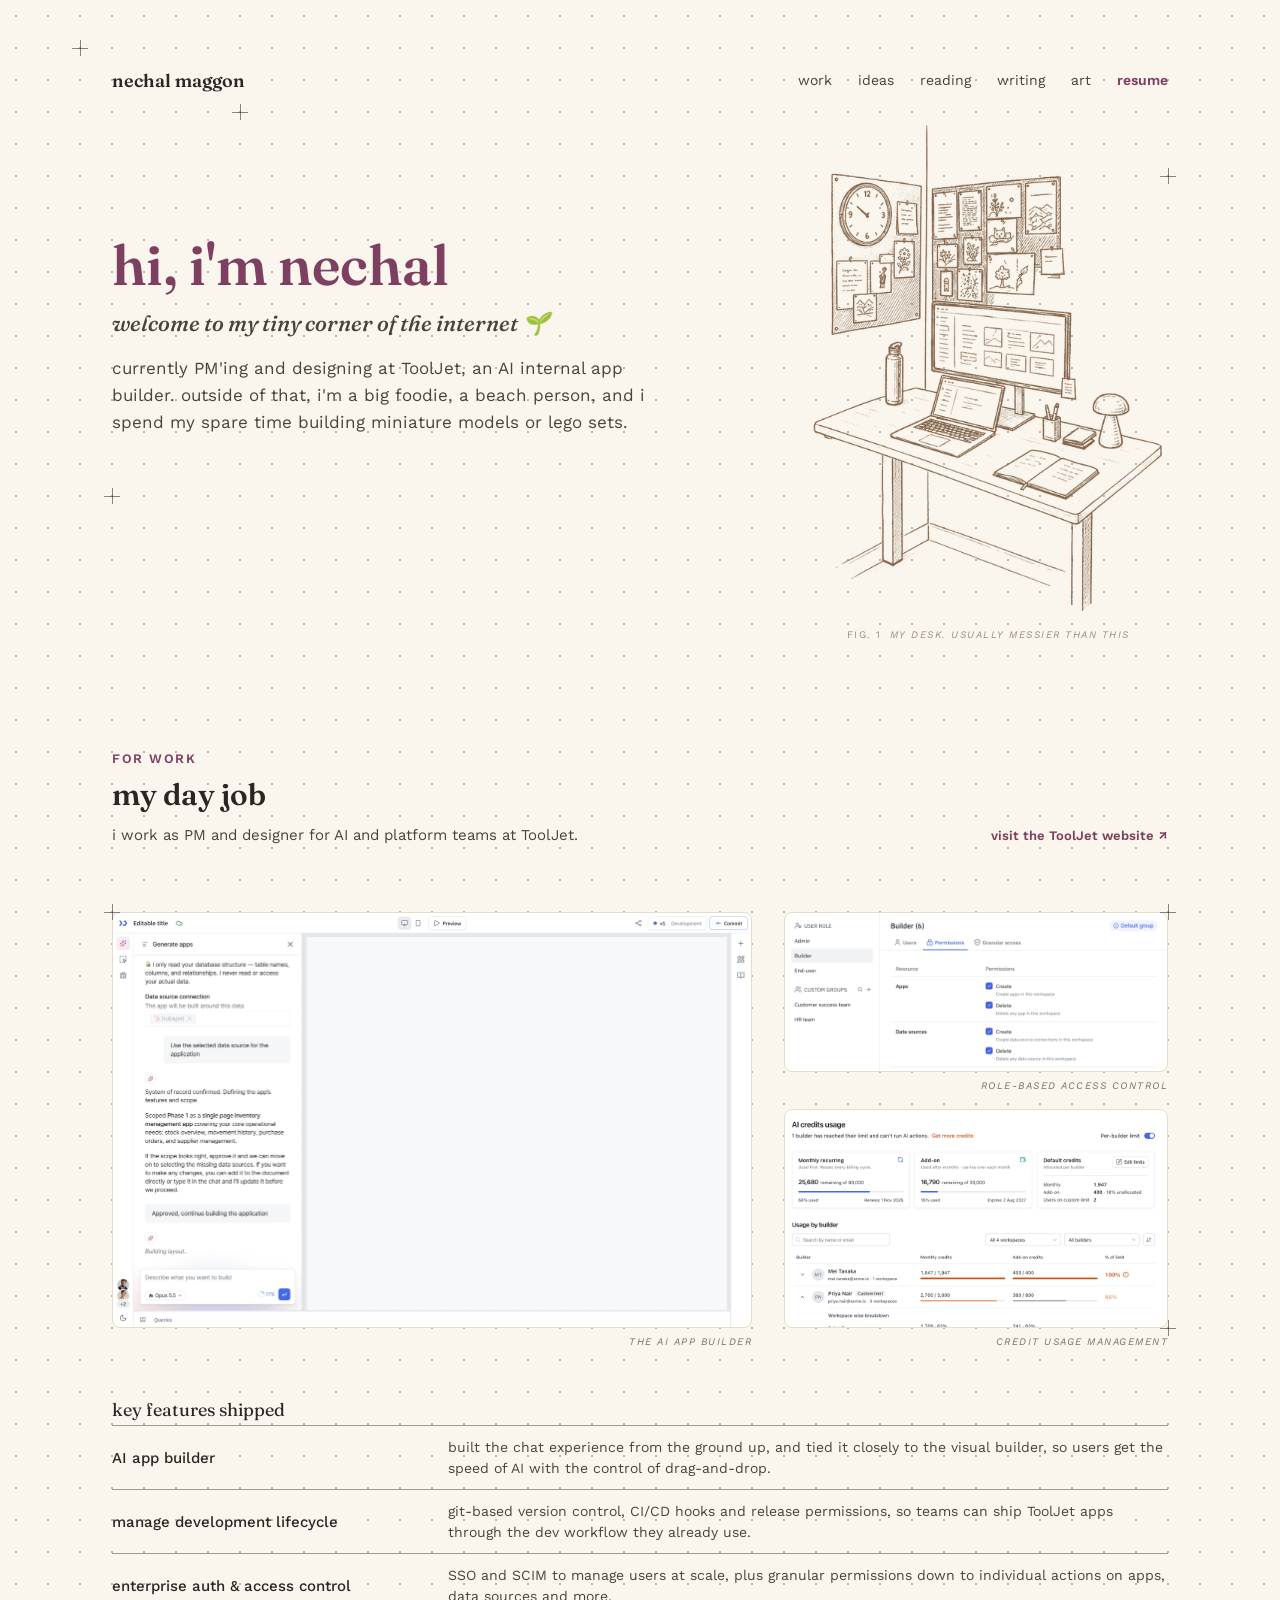
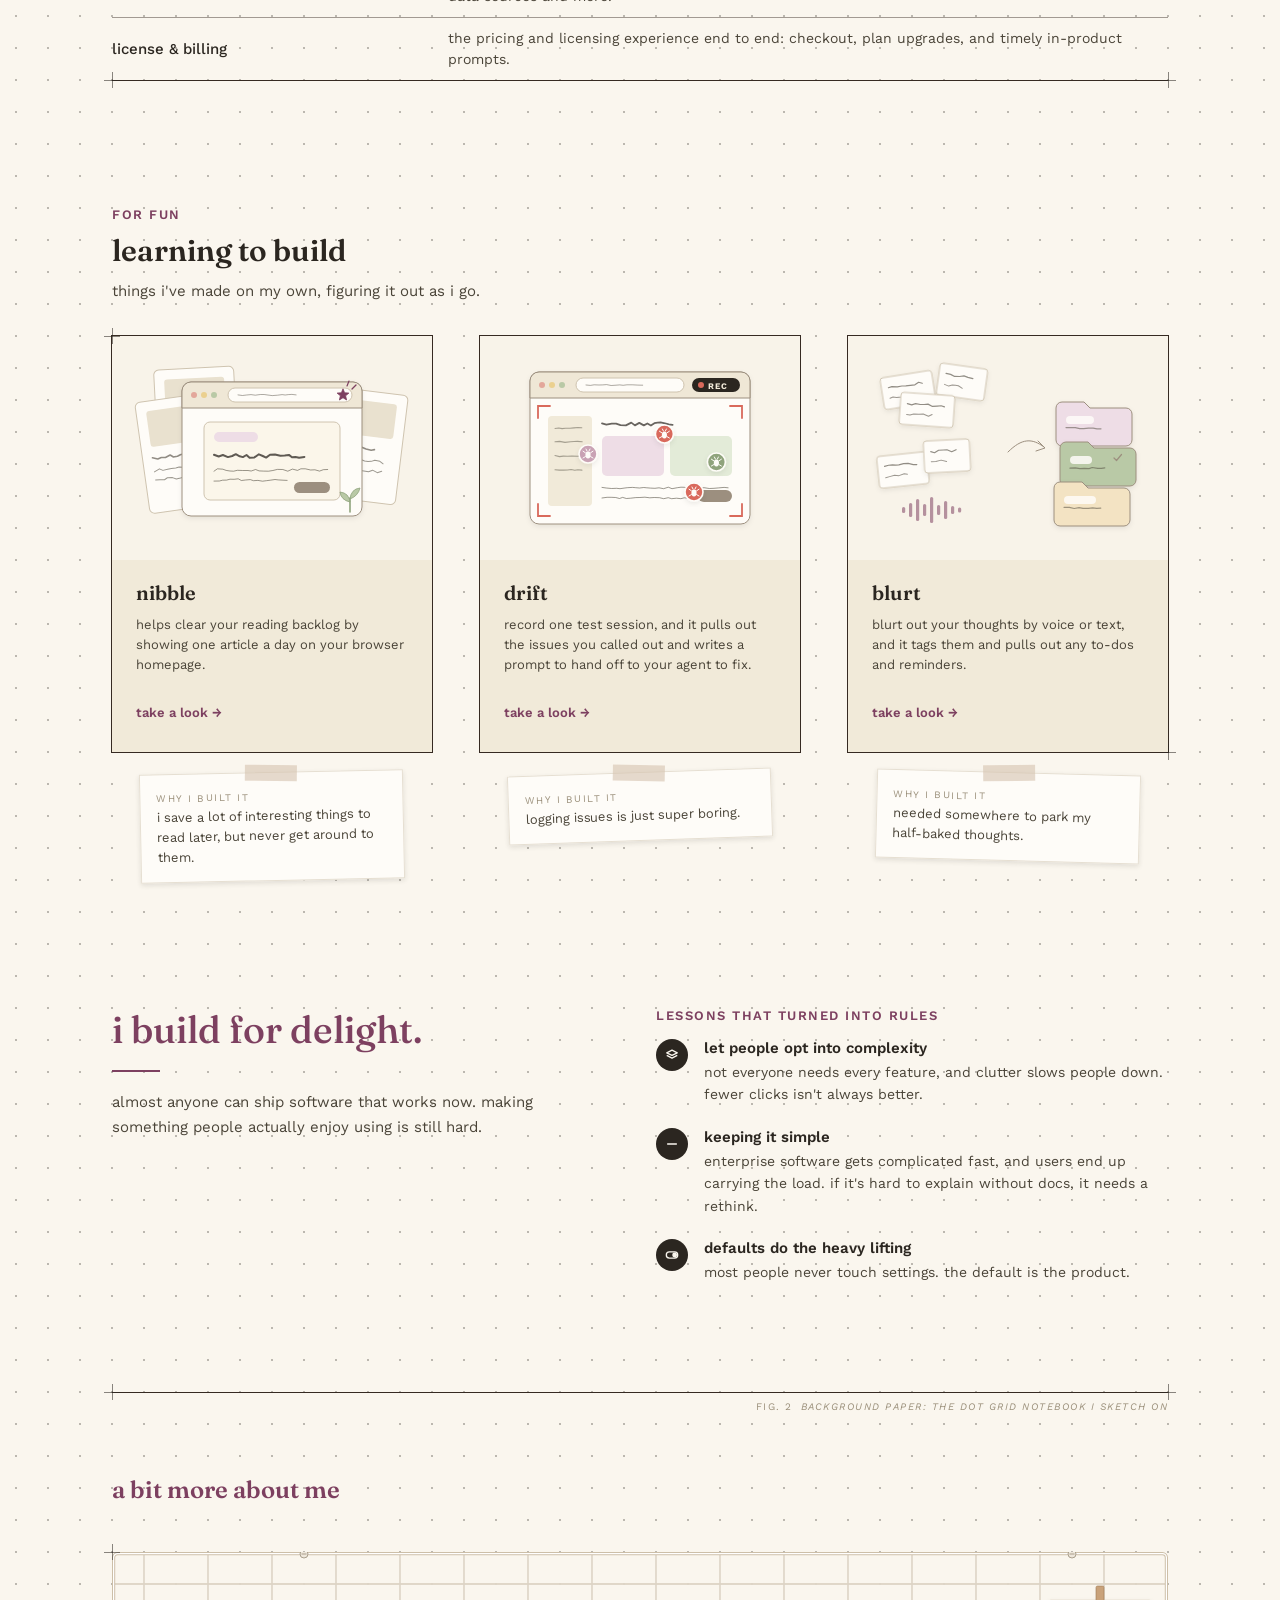
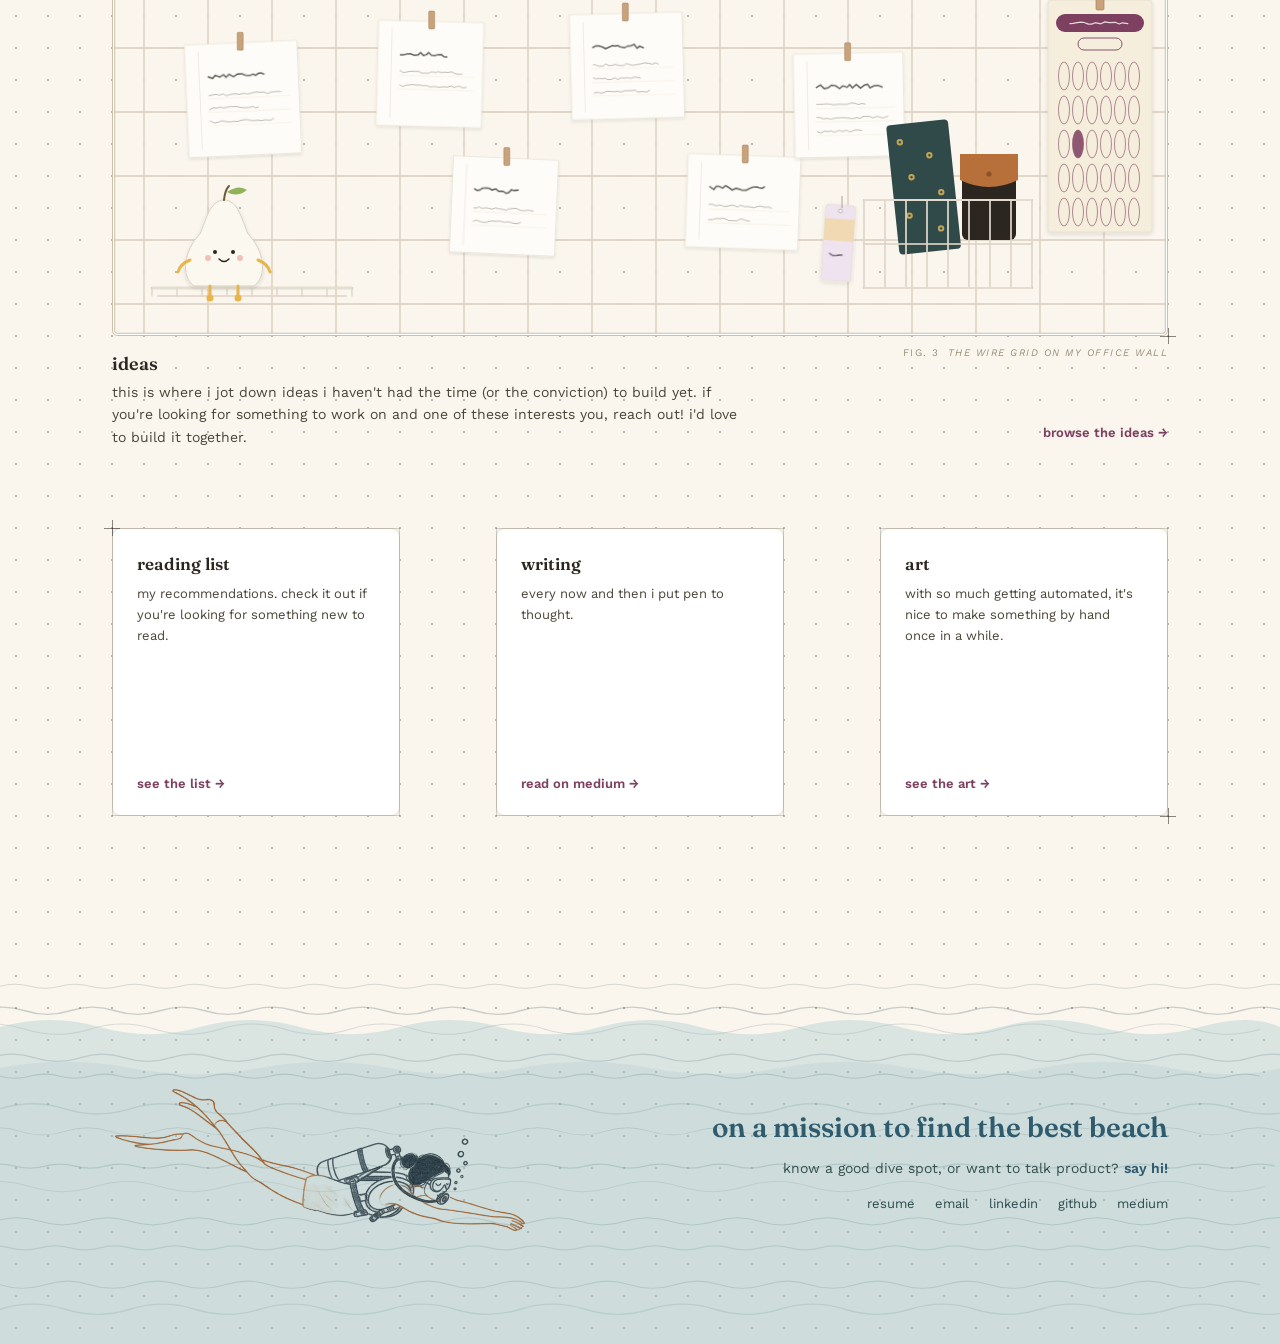
<file: index.html>
<!DOCTYPE html>
<html lang="en">
<head>
<meta charset="UTF-8">
<meta name="viewport" content="width=device-width, initial-scale=1.0">
<title>Nechal Maggon</title>
<meta name="description" content="PM and designer working on AI and platform at ToolJet. also building small tools, collecting ideas, and diving whenever i can.">
<link rel="icon" type="image/png" href="/images/favicon.png">
<link rel="apple-touch-icon" href="/images/apple-touch-icon.png">
<meta property="og:type" content="website">
<meta property="og:url" content="https://nechalmaggon.com/">
<meta property="og:title" content="Nechal Maggon · PM &amp; designer at ToolJet">
<meta property="og:description" content="PM and designer working on AI and platform at ToolJet. also building small tools, collecting ideas, and diving whenever i can.">
<meta property="og:image" content="https://nechalmaggon.com/images/og-image.png">
<meta property="og:image:width" content="1200">
<meta property="og:image:height" content="630">
<meta name="twitter:card" content="summary_large_image">
<meta name="twitter:title" content="Nechal Maggon · PM &amp; designer at ToolJet">
<meta name="twitter:description" content="PM and designer working on AI and platform at ToolJet. also building small tools, collecting ideas, and diving whenever i can.">
<meta name="twitter:image" content="https://nechalmaggon.com/images/og-image.png">
<link rel="preconnect" href="https://fonts.googleapis.com">
<link rel="preconnect" href="https://fonts.gstatic.com" crossorigin>
<link rel="stylesheet" href="https://fonts.googleapis.com/css2?family=Fraunces:ital,wght@0,500;0,600;1,400;1,500&family=Work+Sans:wght@400;500;600&display=swap">
<link rel="stylesheet" href="/home.css?v=3">
</head>
<body>
<div class="page">

  <nav class="nav">
    <a class="logo" href="/">nechal maggon</a>
    <ul>
      <li><a href="#work">work</a></li>
      <li><a href="#ideas">ideas</a></li>
      <li><a href="/reading/">reading</a></li>
      <li><a href="https://medium.com/@nechalmaggon" target="_blank" rel="noopener">writing</a></li>
      <li><a href="/art/">art</a></li>
      <li><a class="resume" href="/resume.pdf" target="_blank" rel="noopener">resume</a></li>
    </ul>
  </nav>

  <header class="hero">
    <div class="hero-text">
      <h1>hi, i'm nechal</h1>
      <div class="sub">welcome to my tiny corner of the internet 🌱</div>
      <p>currently PM'ing and designing at ToolJet, an AI internal app builder. outside of that, i'm a big foodie, a beach person, and i spend my spare time building miniature models or lego sets.</p>
    </div>
    <div class="hero-art">
      <img src="/images/desk.png" alt="a line drawing of my desk setup">
      <div class="fig"><b>fig. 1</b>my desk. usually messier than this</div>
    </div>
  </header>

  <section class="section-head" id="work">
    <div class="eyebrow">for work</div>
    <h2>my day job</h2>
    <p>i work as PM and designer for AI and platform teams at ToolJet.</p>
    <a class="work-link" href="https://tooljet.com/" target="_blank" rel="noopener">visit the ToolJet website ↗</a>
  </section>

  <div class="work-grid">
    <figure class="shot shot-main">
      <div class="frame frame-soft"><i class="x tl"></i><img src="/images/ai-app-builder.webp" alt="ToolJet AI app builder generating an inventory management app from a prompt"></div>
      <figcaption>THE AI APP BUILDER</figcaption>
    </figure>
    <div class="shot-side">
      <figure class="shot">
        <div class="frame frame-rbac"><i class="x tr"></i><img src="/images/rbac.png" alt="ToolJet role-based access control: builder group permissions for apps, data sources, folders and workspace constants"></div>
        <figcaption>ROLE-BASED ACCESS CONTROL</figcaption>
      </figure>
      <figure class="shot">
        <div class="frame frame-credits"><i class="x br"></i><img src="/images/credits.png" alt="ToolJet AI credits usage settings, with monthly, add-on and default credit cards"></div>
        <figcaption>CREDIT USAGE MANAGEMENT</figcaption>
      </figure>
    </div>
  </div>

  <section class="shipped">
    <h3>key features shipped</h3>
    <div class="row"><div class="name">AI app builder</div><div class="desc">built the chat experience from the ground up, and tied it closely to the visual builder, so users get the speed of AI with the control of drag-and-drop.</div></div>
    <div class="row"><div class="name">manage development lifecycle</div><div class="desc">git-based version control, CI/CD hooks and release permissions, so teams can ship ToolJet apps through the dev workflow they already use.</div></div>
    <div class="row"><div class="name">enterprise auth &amp; access control</div><div class="desc">SSO and SCIM to manage users at scale, plus granular permissions down to individual actions on apps, data sources and more.</div></div>
    <div class="row"><div class="name">license &amp; billing</div><div class="desc">the pricing and licensing experience end to end: checkout, plan upgrades, and timely in-product prompts.</div></div>
  </section>

  <section class="section-head" id="fun">
    <div class="eyebrow">for fun</div>
    <h2>learning to build</h2>
    <p>things i've made on my own, figuring it out as i go.</p>
  </section>

  <div class="projects">
    <div class="project">
      <a class="project-card" href="/nibble/" target="_blank" rel="noopener">
        <div class="art"><svg viewBox="0 0 272 176" width="100%" role="img" aria-label="nibble illustration" style="display:block; overflow:visible; height:auto;"><defs><filter id="sh-nibble" x="-20%" y="-20%" width="140%" height="150%"><feDropShadow dx="0" dy="2" stdDeviation="2.5" flood-color="#2B2620" flood-opacity="0.08"></feDropShadow></filter></defs><g transform="rotate(-3 60.0 56.0)" opacity="1"><rect x="20" y="8" width="80" height="96" rx="5" fill="#FEFCF8" stroke="#CFC4B0" stroke-width="1"></rect><rect x="30" y="18" width="60" height="31" rx="3" fill="#E9E1CF"></rect><polyline points="30.0,60.2 33.4,61.2 36.6,60.8 40.5,59.3 44.7,59.2 48.8,59.3 52.1,60.5 57.1,59.5 60.7,61.1 66.0,61.0 70.0,62.2 73.2,61.9 76.9,59.6" fill="none" stroke="#4A4438" stroke-width="1.6" stroke-linecap="round" stroke-linejoin="round" opacity="0.6"></polyline><polyline points="30.0,72.0 35.4,71.7 40.2,71.6 43.8,74.0 47.3,73.1 51.5,72.6 55.7,71.9 60.8,71.7 64.4,71.5 68.0,72.5 73.3,72.4 76.6,72.1 82.0,71.6" fill="none" stroke="#4A4438" stroke-width="1" stroke-linecap="round" stroke-linejoin="round" opacity="0.55"></polyline><polyline points="30.0,82.6 33.9,81.8 39.1,81.4 43.4,83.8 46.6,82.9 51.1,81.5 55.0,83.2 59.2,83.3 62.6,82.0 65.8,82.7 71.2,83.0 76.1,82.4 81.0,81.7 84.7,83.2" fill="none" stroke="#4A4438" stroke-width="1" stroke-linecap="round" stroke-linejoin="round" opacity="0.55"></polyline></g><g transform="rotate(-8 52.0 92.0)" opacity="1"><rect x="6" y="36" width="92" height="112" rx="5" fill="#FEFCF8" stroke="#CFC4B0" stroke-width="1"></rect><rect x="16" y="46" width="72" height="36" rx="3" fill="#E9E1CF"></rect><polyline points="16.0,92.7 21.1,94.7 24.8,93.8 28.9,94.3 33.9,92.5 36.9,94.9 41.0,94.7 44.0,93.7 48.8,93.0 54.2,95.1 57.3,92.3 61.6,95.2 65.6,92.9 69.6,92.3" fill="none" stroke="#4A4438" stroke-width="1.6" stroke-linecap="round" stroke-linejoin="round" opacity="0.6"></polyline><polyline points="16.0,107.0 21.4,104.7 24.6,106.7 29.4,106.3 33.2,106.1 37.7,106.1 41.1,105.7 45.1,106.4 50.6,107.0 54.9,105.7 58.6,104.6 61.7,105.7 65.5,105.5 70.7,105.9 75.1,105.2 78.2,105.4 81.5,105.9" fill="none" stroke="#4A4438" stroke-width="1" stroke-linecap="round" stroke-linejoin="round" opacity="0.55"></polyline><polyline points="16.0,115.2 20.4,115.5 24.9,116.2 28.0,114.6 33.1,115.2 36.7,117.1 40.9,116.7 45.1,116.2 48.5,116.2 53.6,115.9 58.5,116.3 61.6,116.5 66.1,115.3 69.2,116.8 73.4,116.4 78.6,116.4" fill="none" stroke="#4A4438" stroke-width="1" stroke-linecap="round" stroke-linejoin="round" opacity="0.55"></polyline></g><g transform="rotate(7 221.0 85.0)" opacity="1"><rect x="176" y="30" width="90" height="110" rx="5" fill="#FEFCF8" stroke="#CFC4B0" stroke-width="1"></rect><rect x="186" y="40" width="70" height="35" rx="3" fill="#E9E1CF"></rect><polyline points="186.0,86.4 189.3,86.9 192.6,85.8 196.6,88.5 201.7,88.0 205.2,87.3 208.9,86.2 212.2,86.3 217.5,88.3 222.5,88.2 226.0,86.6 230.5,87.9 235.7,88.4 238.9,87.5" fill="none" stroke="#4A4438" stroke-width="1.6" stroke-linecap="round" stroke-linejoin="round" opacity="0.6"></polyline><polyline points="186.0,99.5 190.9,100.0 196.2,99.8 201.5,98.0 205.7,100.4 210.3,100.2 213.6,99.1 217.2,99.3 221.6,97.9 225.2,98.6 230.5,99.9 233.9,100.0 237.2,99.5 240.5,97.9 245.7,98.4 249.2,100.5" fill="none" stroke="#4A4438" stroke-width="1" stroke-linecap="round" stroke-linejoin="round" opacity="0.55"></polyline><polyline points="186.0,110.0 191.1,109.2 194.7,107.9 199.4,109.1 204.3,108.9 209.2,108.6 214.2,109.8 218.2,109.3 222.9,108.4 227.3,110.0 231.0,110.0 235.7,110.1 239.5,108.1 244.5,110.0 248.7,108.1" fill="none" stroke="#4A4438" stroke-width="1" stroke-linecap="round" stroke-linejoin="round" opacity="0.55"></polyline></g><g filter="url(#sh-nibble)"><rect x="46" y="22" width="180" height="134" rx="9" fill="#FEFCF8" stroke="#9C8F7F" stroke-width="1"></rect></g><path d="M46 31 a9 9 0 0 1 9 -9 h162 a9 9 0 0 1 9 9 v17 h-180 z" fill="#EFE7D6" stroke="#9C8F7F" stroke-width="1"></path><circle cx="58" cy="35" r="3" fill="#E3A79B"></circle><circle cx="68" cy="35" r="3" fill="#EBD08F"></circle><circle cx="78" cy="35" r="3" fill="#B9C9A6"></circle><rect x="92" y="28" width="124" height="14" rx="7" fill="#FEFCF8" stroke="#CFC4B0" stroke-width="1"></rect><polyline points="102.0,34.9 106.4,35.5 110.6,35.0 115.0,34.6 119.3,35.2 124.3,34.5 128.1,34.5 133.1,35.2 136.2,35.6 141.6,35.2 146.1,34.6 149.2,35.0 152.3,34.6 155.9,34.4 160.1,34.9" fill="none" stroke="#4A4438" stroke-width="1" stroke-linecap="round" stroke-linejoin="round" opacity="0.45"></polyline><polygon points="207.0,28.8 208.6,32.8 212.9,33.1 209.6,35.8 210.6,40.0 207.0,37.7 203.4,40.0 204.4,35.8 201.1,33.1 205.4,32.8" fill="#7D4060" stroke="#7D4060" stroke-width="0.8" stroke-linejoin="round"></polygon><line x1="211" y1="26" x2="213" y2="21" stroke="#7D4060" stroke-width="1.2" stroke-linecap="round"></line><line x1="216" y1="29" x2="220" y2="25" stroke="#7D4060" stroke-width="1.2" stroke-linecap="round"></line><rect x="68" y="62" width="136" height="78" rx="6" fill="#FBF6EA" stroke="#CFC4B0" stroke-width="1"></rect><rect x="78" y="72" width="44" height="10" rx="5" fill="#EEDDE6"></rect><polyline points="78.0,94.8 82.7,96.5 86.9,95.0 91.9,97.1 96.2,96.0 99.8,94.2 103.7,96.3 106.9,97.1 110.5,95.0 113.6,97.8 118.4,97.4 122.9,94.3 126.8,96.0 130.1,97.6 134.0,94.8 139.0,94.6 144.3,95.8 148.7,95.4 152.9,94.9 156.0,97.3 159.6,97.0 163.1,97.7 168.4,96.9" fill="none" stroke="#2B2620" stroke-width="2" stroke-linecap="round" stroke-linejoin="round" opacity="0.75"></polyline><polyline points="78.0,111.2 81.4,108.8 86.8,109.2 90.1,110.4 94.0,111.0 97.6,111.2 101.4,110.3 106.7,110.5 112.0,110.5 115.2,111.0 119.6,109.5 123.1,110.9 127.6,111.1 132.5,111.2 136.9,110.5 141.4,109.4 146.8,109.5 151.8,111.2 156.4,109.1 161.5,110.4 164.9,108.8 169.3,108.8 174.6,110.0 178.9,109.8 183.5,111.1 187.3,109.7 191.7,109.5" fill="none" stroke="#4A4438" stroke-width="1" stroke-linecap="round" stroke-linejoin="round" opacity="0.55"></polyline><polyline points="78.0,121.1 83.4,121.0 86.6,120.2 90.6,120.1 94.0,119.2 98.1,119.3 102.2,118.8 105.4,120.5 109.5,120.0 114.3,119.6 117.5,120.7 121.9,120.4 126.5,121.2 130.4,120.7 134.3,120.2 139.0,119.5 142.2,119.9 147.0,120.2 151.1,120.4" fill="none" stroke="#4A4438" stroke-width="1" stroke-linecap="round" stroke-linejoin="round" opacity="0.55"></polyline><rect x="158" y="122" width="36" height="11" rx="5.5" fill="#9C8F7F"></rect><path d="M214 152 v-14" stroke="#8FA37B" stroke-width="1.6" stroke-linecap="round"></path><path d="M214 142 q-9 -2 -10 -10 q9 1 10 10 z" fill="#B9C9A6" stroke="#8FA37B" stroke-width="0.8"></path><path d="M214 139 q8 -3 10 -11 q-9 1 -10 11 z" fill="#B9C9A6" stroke="#8FA37B" stroke-width="0.8"></path></svg></div>
        <div class="body">
          <h3>nibble</h3>
          <p>helps clear your reading backlog by showing one article a day on your browser homepage.</p>
          <span class="cta">take a look <span class="arrow">→</span></span>
        </div>
      </a>
      <div class="note" style="--tilt:-1.2deg;--tape:1.8deg">
        <div class="label">why i built it</div>
        <p>i save a lot of interesting things to read later, but never get around to them.</p>
      </div>
    </div>    <div class="project">
      <a class="project-card" href="https://driftextension.com/" target="_blank" rel="noopener">
        <div class="art"><svg viewBox="0 0 272 176" width="100%" role="img" aria-label="drift illustration" style="display:block; overflow:visible; height:auto;"><defs><filter id="sh-drift" x="-20%" y="-20%" width="140%" height="150%"><feDropShadow dx="0" dy="2" stdDeviation="2.5" flood-color="#2B2620" flood-opacity="0.08"></feDropShadow></filter></defs><g filter="url(#sh-drift)"><rect x="26" y="12" width="220" height="152" rx="9" fill="#FEFCF8" stroke="#9C8F7F" stroke-width="1"></rect></g><path d="M26 21 a9 9 0 0 1 9 -9 h202 a9 9 0 0 1 9 9 v17 h-220 z" fill="#EFE7D6" stroke="#9C8F7F" stroke-width="1"></path><circle cx="38" cy="25" r="3" fill="#E3A79B"></circle><circle cx="48" cy="25" r="3" fill="#EBD08F"></circle><circle cx="58" cy="25" r="3" fill="#B9C9A6"></circle><rect x="72" y="18" width="108" height="14" rx="7" fill="#FEFCF8" stroke="#CFC4B0" stroke-width="1"></rect><polyline points="82.0,25.0 86.4,25.4 90.2,24.8 94.9,25.0 98.8,24.9 102.6,24.6 107.2,25.5 112.0,25.2 115.8,24.9 119.2,25.3 122.9,24.8 128.3,24.8 133.8,25.1 138.7,25.2" fill="none" stroke="#4A4438" stroke-width="1" stroke-linecap="round" stroke-linejoin="round" opacity="0.45"></polyline><rect x="188" y="18" width="48" height="14" rx="7" fill="#2B2620"></rect><circle cx="197" cy="25" r="3" fill="#D9695B"></circle><text x="204" y="28.5" font-family="Work Sans, sans-serif" font-size="8.5" font-weight="700" letter-spacing="0.8" fill="#F1EAD9">REC</text><path d="M34 58 V46 H46" fill="none" stroke="#D9695B" stroke-width="1.8" stroke-linecap="round"></path><path d="M238 58 V46 H226" fill="none" stroke="#D9695B" stroke-width="1.8" stroke-linecap="round"></path><path d="M34 144 V156 H46" fill="none" stroke="#D9695B" stroke-width="1.8" stroke-linecap="round"></path><path d="M238 144 V156 H226" fill="none" stroke="#D9695B" stroke-width="1.8" stroke-linecap="round"></path><rect x="44" y="56" width="44" height="90" rx="4" fill="#F1EAD9"></rect><polyline points="51.0,68.5 54.7,68.0 58.1,68.6 61.5,68.2 66.0,68.3 70.0,67.9 74.0,67.5 77.8,67.7" fill="none" stroke="#4A4438" stroke-width="1.1" stroke-linecap="round" stroke-linejoin="round" opacity="0.45"></polyline><polyline points="51.0,81.8 55.6,81.4 61.0,82.4 66.5,81.7 70.0,81.5 73.5,81.4 78.2,81.8" fill="none" stroke="#4A4438" stroke-width="1.1" stroke-linecap="round" stroke-linejoin="round" opacity="0.45"></polyline><polyline points="51.0,95.5 55.5,96.6 59.3,96.1 63.3,96.3 68.0,96.1 73.4,96.2 77.3,95.9" fill="none" stroke="#4A4438" stroke-width="1.1" stroke-linecap="round" stroke-linejoin="round" opacity="0.45"></polyline><polyline points="51.0,109.7 55.3,110.1 59.4,110.1 63.6,110.0 67.1,109.5 70.8,110.3 73.8,109.8 77.9,110.1" fill="none" stroke="#4A4438" stroke-width="1.1" stroke-linecap="round" stroke-linejoin="round" opacity="0.45"></polyline><polyline points="98.0,63.3 102.4,64.7 107.8,63.6 112.1,63.6 116.5,65.1 121.9,65.4 127.3,62.6 130.9,65.4 135.3,62.9 139.8,65.4 143.4,63.5 146.9,65.5 150.4,63.2 153.6,62.7 156.6,62.4 160.9,63.4 164.8,64.3 168.6,64.8" fill="none" stroke="#2B2620" stroke-width="1.8" stroke-linecap="round" stroke-linejoin="round" opacity="0.7"></polyline><rect x="98" y="76" width="62" height="40" rx="5" fill="#EEDDE6"></rect><rect x="166" y="76" width="62" height="40" rx="5" fill="#E3EBD8"></rect><polyline points="98.0,127.4 102.2,128.0 107.6,128.5 112.6,128.3 116.0,128.7 120.1,128.1 123.3,127.7 128.5,127.4 131.7,127.7 135.5,128.0 139.7,127.5 142.8,127.8 146.5,128.1 150.9,128.3 155.0,127.8 159.6,128.7 164.3,127.2 168.0,128.7 173.4,127.7 177.0,127.2 180.3,127.3 185.7,128.7 189.6,127.2 194.9,128.2 200.1,127.7 205.3,128.5 210.0,128.3 214.7,127.9 220.1,127.4 224.1,127.8" fill="none" stroke="#4A4438" stroke-width="1" stroke-linecap="round" stroke-linejoin="round" opacity="0.55"></polyline><polyline points="98.0,138.0 103.1,137.3 107.1,137.3 111.7,137.5 115.5,138.5 118.6,137.4 122.4,138.5 126.6,138.2 131.8,137.6 135.9,137.5 140.9,137.2 145.8,137.8 150.2,137.5 155.5,137.7 159.7,138.7 164.2,137.7 167.7,138.7 172.5,138.2 176.9,138.7 180.2,137.8 185.3,138.3" fill="none" stroke="#4A4438" stroke-width="1" stroke-linecap="round" stroke-linejoin="round" opacity="0.55"></polyline><rect x="194" y="130" width="34" height="12" rx="6" fill="#9C8F7F"></rect><g filter="url(#sh-drift)"><circle cx="160.4" cy="74" r="9" fill="#D9695B" stroke="#FEFCF8" stroke-width="1.6"></circle></g><ellipse cx="160.4" cy="75" rx="2.6" ry="3.4" fill="#FEFCF8"></ellipse><path d="M157.8 72.8 l-2.4 -1.6 M163.0 72.8 l2.4 -1.6 M157.8 76.6 l-2.4 1.4 M163.0 76.6 l2.4 1.4 M159.4 71 l-1 -2 M161.4 71 l1 -2" stroke="#FEFCF8" stroke-width="1" stroke-linecap="round"></path><g filter="url(#sh-drift)"><circle cx="84" cy="94" r="9" fill="#C9A2B4" stroke="#FEFCF8" stroke-width="1.6"></circle></g><ellipse cx="84" cy="95" rx="2.6" ry="3.4" fill="#FEFCF8"></ellipse><path d="M81.4 92.8 l-2.4 -1.6 M86.6 92.8 l2.4 -1.6 M81.4 96.6 l-2.4 1.4 M86.6 96.6 l2.4 1.4 M83 91 l-1 -2 M85 91 l1 -2" stroke="#FEFCF8" stroke-width="1" stroke-linecap="round"></path><g filter="url(#sh-drift)"><circle cx="212.4" cy="102" r="9" fill="#8FA37B" stroke="#FEFCF8" stroke-width="1.6"></circle></g><ellipse cx="212.4" cy="103" rx="2.6" ry="3.4" fill="#FEFCF8"></ellipse><path d="M209.8 100.8 l-2.4 -1.6 M215.0 100.8 l2.4 -1.6 M209.8 104.6 l-2.4 1.4 M215.0 104.6 l2.4 1.4 M211.4 99 l-1 -2 M213.4 99 l1 -2" stroke="#FEFCF8" stroke-width="1" stroke-linecap="round"></path><g filter="url(#sh-drift)"><circle cx="190" cy="132" r="9" fill="#D9695B" stroke="#FEFCF8" stroke-width="1.6"></circle></g><ellipse cx="190" cy="133" rx="2.6" ry="3.4" fill="#FEFCF8"></ellipse><path d="M187.4 130.8 l-2.4 -1.6 M192.6 130.8 l2.4 -1.6 M187.4 134.6 l-2.4 1.4 M192.6 134.6 l2.4 1.4 M189 129 l-1 -2 M191 129 l1 -2" stroke="#FEFCF8" stroke-width="1" stroke-linecap="round"></path></svg></div>
        <div class="body">
          <h3>drift</h3>
          <p>record one test session, and it pulls out the issues you called out and writes a prompt to hand off to your agent to fix.</p>
          <span class="cta">take a look <span class="arrow">→</span></span>
        </div>
      </a>
      <div class="note" style="--tilt:-2deg;--tape:3deg">
        <div class="label">why i built it</div>
        <p>logging issues is just super boring.</p>
      </div>
    </div>
    <div class="project">
      <a class="project-card" href="/blurt/" target="_blank" rel="noopener">
        <div class="art"><svg viewBox="0 0 272 176" width="100%" role="img" aria-label="blurt illustration" style="display:block; overflow:visible; height:auto;"><defs><filter id="sh-blurt" x="-20%" y="-20%" width="140%" height="150%"><feDropShadow dx="0" dy="2" stdDeviation="2.5" flood-color="#2B2620" flood-opacity="0.08"></feDropShadow></filter></defs><g transform="rotate(-9 36.0 30)" filter="url(#sh-blurt)"><rect x="10" y="14" width="52" height="32" rx="3" fill="#FEFCF8" stroke="#CFC4B0" stroke-width="1"></rect></g><g transform="rotate(-9 36.0 30)"><polyline points="17.0,24.7 20.6,24.1 25.9,25.2 30.6,25.1 34.5,25.6 39.0,25.8 43.6,26.0 47.7,24.0 51.1,25.6" fill="none" stroke="#4A4438" stroke-width="1.2" stroke-linecap="round" stroke-linejoin="round" opacity="0.6"></polyline><polyline points="17.0,35.3 20.1,34.5 23.6,35.6 28.3,35.9 31.5,34.8 34.6,34.3 38.9,33.9 42.4,35.4" fill="none" stroke="#4A4438" stroke-width="1" stroke-linecap="round" stroke-linejoin="round" opacity="0.55"></polyline></g><g transform="rotate(8 90.0 22)" filter="url(#sh-blurt)"><rect x="66" y="6" width="48" height="32" rx="3" fill="#FEFCF8" stroke="#CFC4B0" stroke-width="1"></rect></g><g transform="rotate(8 90.0 22)"><polyline points="73.0,15.7 77.7,16.0 81.9,17.5 86.9,16.9 91.1,15.7 95.2,16.6 100.3,17.1" fill="none" stroke="#4A4438" stroke-width="1.2" stroke-linecap="round" stroke-linejoin="round" opacity="0.6"></polyline><polyline points="73.0,26.8 77.4,27.9 80.8,26.3 83.9,26.1 86.9,26.2 91.2,28.2" fill="none" stroke="#4A4438" stroke-width="1" stroke-linecap="round" stroke-linejoin="round" opacity="0.55"></polyline></g><g transform="rotate(4 55.0 50)" filter="url(#sh-blurt)"><rect x="28" y="34" width="54" height="32" rx="3" fill="#FEFCF8" stroke="#CFC4B0" stroke-width="1"></rect></g><g transform="rotate(4 55.0 50)"><polyline points="35.0,45.0 39.4,45.9 43.2,44.5 47.9,45.0 51.8,44.7 55.6,44.1 60.2,46.1 65.0,45.4 68.8,44.8 72.2,45.6" fill="none" stroke="#4A4438" stroke-width="1.2" stroke-linecap="round" stroke-linejoin="round" opacity="0.6"></polyline><polyline points="35.0,56.0 38.4,56.1 42.0,54.9 47.3,54.7 51.5,54.2 56.9,56.2 60.4,54.1" fill="none" stroke="#4A4438" stroke-width="1" stroke-linecap="round" stroke-linejoin="round" opacity="0.55"></polyline></g><g transform="rotate(-6 31.0 110)" filter="url(#sh-blurt)"><rect x="6" y="94" width="50" height="32" rx="3" fill="#FEFCF8" stroke="#CFC4B0" stroke-width="1"></rect></g><g transform="rotate(-6 31.0 110)"><polyline points="13.0,104.4 17.2,103.8 21.1,103.8 24.1,104.4 27.4,104.5 32.2,103.7 36.8,104.0 41.8,105.7 45.3,106.0" fill="none" stroke="#4A4438" stroke-width="1.2" stroke-linecap="round" stroke-linejoin="round" opacity="0.6"></polyline><polyline points="13.0,115.9 17.0,115.2 22.1,114.3 26.4,115.2 31.8,113.9 35.0,114.6" fill="none" stroke="#4A4438" stroke-width="1" stroke-linecap="round" stroke-linejoin="round" opacity="0.55"></polyline></g><g transform="rotate(-3 75.0 96)" filter="url(#sh-blurt)"><rect x="52" y="80" width="46" height="32" rx="3" fill="#FEFCF8" stroke="#CFC4B0" stroke-width="1"></rect></g><g transform="rotate(-3 75.0 96)"><polyline points="59.0,90.8 62.7,92.1 66.9,89.8 71.8,89.8 75.3,89.8 79.9,92.0 84.4,90.2" fill="none" stroke="#4A4438" stroke-width="1.2" stroke-linecap="round" stroke-linejoin="round" opacity="0.6"></polyline><polyline points="59.0,100.9 63.6,100.8 68.9,99.8 74.3,101.5" fill="none" stroke="#4A4438" stroke-width="1" stroke-linecap="round" stroke-linejoin="round" opacity="0.55"></polyline></g><rect x="30" y="147.0" width="3.2" height="6" rx="1.6" fill="#7D4060" opacity="0.55"></rect><rect x="37" y="143.0" width="3.2" height="14" rx="1.6" fill="#7D4060" opacity="0.55"></rect><rect x="44" y="139.0" width="3.2" height="22" rx="1.6" fill="#7D4060" opacity="0.55"></rect><rect x="51" y="144.0" width="3.2" height="12" rx="1.6" fill="#7D4060" opacity="0.55"></rect><rect x="58" y="137.0" width="3.2" height="26" rx="1.6" fill="#7D4060" opacity="0.55"></rect><rect x="65" y="145.0" width="3.2" height="10" rx="1.6" fill="#7D4060" opacity="0.55"></rect><rect x="72" y="141.0" width="3.2" height="18" rx="1.6" fill="#7D4060" opacity="0.55"></rect><rect x="79" y="146.0" width="3.2" height="8" rx="1.6" fill="#7D4060" opacity="0.55"></rect><rect x="86" y="147.5" width="3.2" height="5" rx="1.6" fill="#7D4060" opacity="0.55"></rect><path d="M136 92 C150 78 160 78 172 87" fill="none" stroke="#9C8F7F" stroke-width="1" stroke-linecap="round"></path><path d="M166 81 L173 88 L164 91" fill="none" stroke="#9C8F7F" stroke-width="1" stroke-linecap="round" stroke-linejoin="round"></path><g filter="url(#sh-blurt)"><path d="M184 48 a6 6 0 0 1 6 -6 h22 l6 6 h36 a6 6 0 0 1 6 6 v26 a6 6 0 0 1 -6 6 h-64 a6 6 0 0 1 -6 -6 z" fill="#EEDDE6" stroke="#9C8F7F" stroke-width="1" stroke-linejoin="round"></path></g><rect x="194" y="56" width="28" height="8" rx="4" fill="#FEFCF8" opacity="0.85"></rect><polyline points="194.0,67.6 198.3,67.5 203.3,67.6 207.7,68.7 211.7,68.7 216.5,68.1 221.1,68.1 225.0,68.8 229.0,68.8" fill="none" stroke="#4A4438" stroke-width="1.2" stroke-linecap="round" stroke-linejoin="round" opacity="0.5"></polyline><g filter="url(#sh-blurt)"><path d="M188 88 a6 6 0 0 1 6 -6 h22 l6 6 h36 a6 6 0 0 1 6 6 v26 a6 6 0 0 1 -6 6 h-64 a6 6 0 0 1 -6 -6 z" fill="#B9C9A6" stroke="#9C8F7F" stroke-width="1" stroke-linejoin="round"></path></g><rect x="198" y="96" width="22" height="8" rx="4" fill="#FEFCF8" opacity="0.85"></rect><polyline points="198.0,108.2 203.2,107.9 208.0,108.7 212.3,108.4 217.1,108.6 220.2,107.5 225.7,108.4 229.4,108.4 232.8,107.8" fill="none" stroke="#4A4438" stroke-width="1.2" stroke-linecap="round" stroke-linejoin="round" opacity="0.5"></polyline><g filter="url(#sh-blurt)"><path d="M182 128 a6 6 0 0 1 6 -6 h22 l6 6 h36 a6 6 0 0 1 6 6 v26 a6 6 0 0 1 -6 6 h-64 a6 6 0 0 1 -6 -6 z" fill="#F3E3C3" stroke="#9C8F7F" stroke-width="1" stroke-linejoin="round"></path></g><rect x="192" y="136" width="32" height="8" rx="4" fill="#FEFCF8" opacity="0.85"></rect><polyline points="192.0,147.3 197.4,147.4 202.2,148.5 207.1,147.7 211.0,148.4 216.4,148.3 220.7,147.8 224.8,148.4 228.8,148.1" fill="none" stroke="#4A4438" stroke-width="1.2" stroke-linecap="round" stroke-linejoin="round" opacity="0.5"></polyline><path d="M242 98 l2.5 2.5 l5 -6" fill="none" stroke="#9C8F7F" stroke-width="1.2" stroke-linecap="round" stroke-linejoin="round"></path></svg></div>
        <div class="body">
          <h3>blurt</h3>
          <p>blurt out your thoughts by voice or text, and it tags them and pulls out any to-dos and reminders.</p>
          <span class="cta">take a look <span class="arrow">→</span></span>
        </div>
      </a>
      <div class="note" style="--tilt:1.5deg;--tape:-2.25deg">
        <div class="label">why i built it</div>
        <p>needed somewhere to park my half-baked thoughts.</p>
      </div>
    </div>

  </div>

  <section class="delight">
    <div class="fig"><b>fig. 2</b>background paper: the dot grid notebook i sketch on</div>
    <div class="delight-intro">
      <h2>i build for delight.</h2>
      <div class="rule"></div>
      <p>almost anyone can ship software that works now. making something people actually enjoy using is still hard.</p>
    </div>
    <div class="rules">
      <div class="eyebrow">lessons that turned into rules</div>
      <div class="rule-item">
        <div class="icon"><svg width="14" height="14" viewBox="0 0 16 16" fill="none" stroke="#FAF6EE" stroke-width="1.5" stroke-linejoin="round" aria-hidden="true"><path d="M8,2.5 L14,5.5 L8,8.5 L2,5.5 Z"/><path d="M2,8.5 L8,11.5 L14,8.5"/></svg></div>
        <div><h3>let people opt into complexity</h3><p>not everyone needs every feature, and clutter slows people down. fewer clicks isn't always better.</p></div>
      </div>
      <div class="rule-item">
        <div class="icon"><svg width="14" height="14" viewBox="0 0 16 16" fill="none" stroke="#FAF6EE" stroke-width="1.6" stroke-linecap="round" aria-hidden="true"><line x1="3" y1="8" x2="13" y2="8"/></svg></div>
        <div><h3>keeping it simple</h3><p>enterprise software gets complicated fast, and users end up carrying the load. if it's hard to explain without docs, it needs a rethink.</p></div>
      </div>
      <div class="rule-item">
        <div class="icon"><svg width="14" height="14" viewBox="0 0 16 16" fill="none" stroke="#FAF6EE" stroke-width="1.5" aria-hidden="true"><rect x="1.5" y="4.5" width="13" height="7" rx="3.5"/><circle cx="11" cy="8" r="2" fill="#FAF6EE"/></svg></div>
        <div><h3>defaults do the heavy lifting</h3><p>most people never touch settings. the default is the product.</p></div>
      </div>
    </div>
  </section>

  <h2 class="more-title">a bit more about me</h2>

  <div class="wire">
    <img src="/images/wire-grid.svg" alt="a wire grid wall with pinned notes, a pear doodle, a calendar and some stationery">
    <div class="fig"><b>fig. 3</b>the wire grid on my office wall</div>
  </div>

  <section class="ideas" id="ideas">
    <div>
      <h3>ideas</h3>
      <p>this is where i jot down ideas i haven't had the time (or the conviction) to build yet. if you're looking for something to work on and one of these interests you, reach out! i'd love to build it together.</p>
    </div>
    <a class="cta" href="/ideas/">browse the ideas <span class="arrow">→</span></a>
  </section>

  <div class="links">
    <a class="link-card" href="/reading/">
      <h3>reading list</h3>
      <p>my recommendations. check it out if you're looking for something new to read.</p>
      <span class="cta">see the list <span class="arrow">→</span></span>
    </a>
    <a class="link-card" href="https://medium.com/@nechalmaggon" target="_blank" rel="noopener">
      <h3>writing</h3>
      <p>every now and then i put pen to thought.</p>
      <span class="cta">read on medium <span class="arrow">→</span></span>
    </a>
    <a class="link-card" href="/art/">
      <h3>art</h3>
      <p>with so much getting automated, it's nice to make something by hand once in a while.</p>
      <span class="cta">see the art <span class="arrow">→</span></span>
    </a>
  </div>

  <div class="crosses" aria-hidden="true"><i style="left:72px;top:40px"></i><i style="left:232px;top:104px"></i><i style="left:1160px;top:168px"></i><i style="left:104px;top:488px"></i><i style="left:104px;top:1672px"></i><i style="left:1160px;top:1672px"></i><i style="left:104px;top:1928px"></i><i style="left:1160px;top:2344px"></i><i style="left:104px;top:2984px"></i><i style="left:1160px;top:2984px"></i><i style="left:104px;top:3144px"></i><i style="left:1160px;top:3528px"></i><i style="left:104px;top:3720px"></i><i style="left:1160px;top:4008px"></i></div>
</div>

<footer class="footer">
  <svg viewBox="0 0 1280 360" aria-hidden="true" preserveAspectRatio="none">
<path d="M0,0 Q15,-4 30,0 T60,0 T90,0 T120,0 T150,0 T180,0 T210,0 T240,0 T270,0 T300,0 T330,0 T360,0 T390,0 T420,0 T450,0 T480,0 T510,0 T540,0 T570,0 T600,0 T630,0 T660,0 T690,0 T720,0 T750,0 T780,0 T810,0 T840,0 T870,0 T900,0 T930,0 T960,0 T990,0 T1020,0 T1050,0 T1080,0 T1110,0 T1140,0 T1170,0 T1200,0 T1230,0 T1260,0 T1290,0" fill="none" stroke="rgba(31,58,61,0.16)" stroke-width="1" transform="translate(0,10)"></path>
<path d="M0,0 Q22.5,-7 45,0 T90,0 T135,0 T180,0 T225,0 T270,0 T315,0 T360,0 T405,0 T450,0 T495,0 T540,0 T585,0 T630,0 T675,0 T720,0 T765,0 T810,0 T855,0 T900,0 T945,0 T990,0 T1035,0 T1080,0 T1125,0 T1170,0 T1215,0 T1260,0 T1305,0" fill="none" stroke="rgba(31,58,61,0.22)" stroke-width="1.3" transform="translate(-20,34)"></path>
<path d="M0,0 Q32.5,-10 65,0 T130,0 T195,0 T260,0 T325,0 T390,0 T455,0 T520,0 T585,0 T650,0 T715,0 T780,0 T845,0 T910,0 T975,0 T1040,0 T1105,0 T1170,0 T1235,0 T1300,0" fill="none" stroke="rgba(31,58,61,0.15)" stroke-width="1" transform="translate(-40,52)"></path>
<path d="M0,0 Q22.5,-7 45,0 T90,0 T135,0 T180,0 T225,0 T270,0 T315,0 T360,0 T405,0 T450,0 T495,0 T540,0 T585,0 T630,0 T675,0 T720,0 T765,0 T810,0 T855,0 T900,0 T945,0 T990,0 T1035,0 T1080,0 T1125,0 T1170,0 T1215,0 T1260,0 T1305,0" fill="none" stroke="rgba(31,58,61,0.20)" stroke-width="1.3" transform="translate(-10,80)"></path>
<path d="M0,0 Q15,-4 30,0 T60,0 T90,0 T120,0 T150,0 T180,0 T210,0 T240,0 T270,0 T300,0 T330,0 T360,0 T390,0 T420,0 T450,0 T480,0 T510,0 T540,0 T570,0 T600,0 T630,0 T660,0 T690,0 T720,0 T750,0 T780,0 T810,0 T840,0 T870,0 T900,0 T930,0 T960,0 T990,0 T1020,0 T1050,0 T1080,0 T1110,0 T1140,0 T1170,0 T1200,0 T1230,0 T1260,0 T1290,0" fill="none" stroke="rgba(31,58,61,0.24)" stroke-width="1" transform="translate(-30,98)"></path>
<path d="M0,0 Q32.5,-10 65,0 T130,0 T195,0 T260,0 T325,0 T390,0 T455,0 T520,0 T585,0 T650,0 T715,0 T780,0 T845,0 T910,0 T975,0 T1040,0 T1105,0 T1170,0 T1235,0 T1300,0" fill="none" stroke="rgba(31,58,61,0.17)" stroke-width="1.3" transform="translate(0,130)"></path>
<path d="M0,0 Q22.5,-7 45,0 T90,0 T135,0 T180,0 T225,0 T270,0 T315,0 T360,0 T405,0 T450,0 T495,0 T540,0 T585,0 T630,0 T675,0 T720,0 T765,0 T810,0 T855,0 T900,0 T945,0 T990,0 T1035,0 T1080,0 T1125,0 T1170,0 T1215,0 T1260,0 T1305,0" fill="none" stroke="rgba(31,58,61,0.19)" stroke-width="1" transform="translate(-25,152)"></path>
<path d="M0,0 Q15,-4 30,0 T60,0 T90,0 T120,0 T150,0 T180,0 T210,0 T240,0 T270,0 T300,0 T330,0 T360,0 T390,0 T420,0 T450,0 T480,0 T510,0 T540,0 T570,0 T600,0 T630,0 T660,0 T690,0 T720,0 T750,0 T780,0 T810,0 T840,0 T870,0 T900,0 T930,0 T960,0 T990,0 T1020,0 T1050,0 T1080,0 T1110,0 T1140,0 T1170,0 T1200,0 T1230,0 T1260,0 T1290,0" fill="none" stroke="rgba(31,58,61,0.22)" stroke-width="1.3" transform="translate(-15,186)"></path>
<path d="M0,0 Q32.5,-10 65,0 T130,0 T195,0 T260,0 T325,0 T390,0 T455,0 T520,0 T585,0 T650,0 T715,0 T780,0 T845,0 T910,0 T975,0 T1040,0 T1105,0 T1170,0 T1235,0 T1300,0" fill="none" stroke="rgba(31,58,61,0.15)" stroke-width="1" transform="translate(-35,206)"></path>
<path d="M0,0 Q22.5,-7 45,0 T90,0 T135,0 T180,0 T225,0 T270,0 T315,0 T360,0 T405,0 T450,0 T495,0 T540,0 T585,0 T630,0 T675,0 T720,0 T765,0 T810,0 T855,0 T900,0 T945,0 T990,0 T1035,0 T1080,0 T1125,0 T1170,0 T1215,0 T1260,0 T1305,0" fill="none" stroke="rgba(31,58,61,0.23)" stroke-width="1" transform="translate(-5,240)"></path>
<path d="M0,0 Q15,-4 30,0 T60,0 T90,0 T120,0 T150,0 T180,0 T210,0 T240,0 T270,0 T300,0 T330,0 T360,0 T390,0 T420,0 T450,0 T480,0 T510,0 T540,0 T570,0 T600,0 T630,0 T660,0 T690,0 T720,0 T750,0 T780,0 T810,0 T840,0 T870,0 T900,0 T930,0 T960,0 T990,0 T1020,0 T1050,0 T1080,0 T1110,0 T1140,0 T1170,0 T1200,0 T1230,0 T1260,0 T1290,0" fill="none" stroke="rgba(31,58,61,0.18)" stroke-width="1.3" transform="translate(-20,266)"></path>
<path d="M0,0 Q22.5,-7 45,0 T90,0 T135,0 T180,0 T225,0 T270,0 T315,0 T360,0 T405,0 T450,0 T495,0 T540,0 T585,0 T630,0 T675,0 T720,0 T765,0 T810,0 T855,0 T900,0 T945,0 T990,0 T1035,0 T1080,0 T1125,0 T1170,0 T1215,0 T1260,0 T1305,0" fill="none" stroke="rgba(31,58,61,0.20)" stroke-width="1" transform="translate(-45,302)"></path>
<path d="M0,0 Q32.5,-10 65,0 T130,0 T195,0 T260,0 T325,0 T390,0 T455,0 T520,0 T585,0 T650,0 T715,0 T780,0 T845,0 T910,0 T975,0 T1040,0 T1105,0 T1170,0 T1235,0 T1300,0" fill="none" stroke="rgba(31,58,61,0.16)" stroke-width="1.3" transform="translate(0,326)"></path>

<path d="M0,90 Q65,78 130,90 T260,90 T390,90 T520,90 T650,90 T780,90 T910,90 T1040,90 T1170,90 T1280,90 L1280,360 L0,360 Z" fill="rgba(150,190,195,0.18)"></path>
<path d="M0,50 Q50,36 100,50 T200,50 T300,50 T400,50 T500,50 T600,50 T700,50 T800,50 T900,50 T1000,50 T1100,50 T1200,50 T1280,50 L1280,360 L0,360 Z" fill="rgba(150,190,195,0.32)"></path>
</svg>
  <div class="footer-inner">
    <img class="diver" src="/images/diver.png" alt="a drawing of me diving with a scuba tank">
    <div class="footer-text">
      <h2>on a mission to find the best beach</h2>
      <p>know a good dive spot, or want to talk product? <a href="mailto:nechalmaggon@gmail.com">say hi!</a></p>
      <ul>
        <li><a href="/resume.pdf" target="_blank" rel="noopener">resume</a></li>
        <li><a href="mailto:nechalmaggon@gmail.com">email</a></li>
        <li><a href="https://www.linkedin.com/in/nechal-maggon/" target="_blank" rel="noopener">linkedin</a></li>
        <li><a href="https://github.com/nechalmaggon" target="_blank" rel="noopener">github</a></li>
        <li><a href="https://medium.com/@nechalmaggon" target="_blank" rel="noopener">medium</a></li>
      </ul>
    </div>
  </div>
</footer>
</body>
</html>
</file>
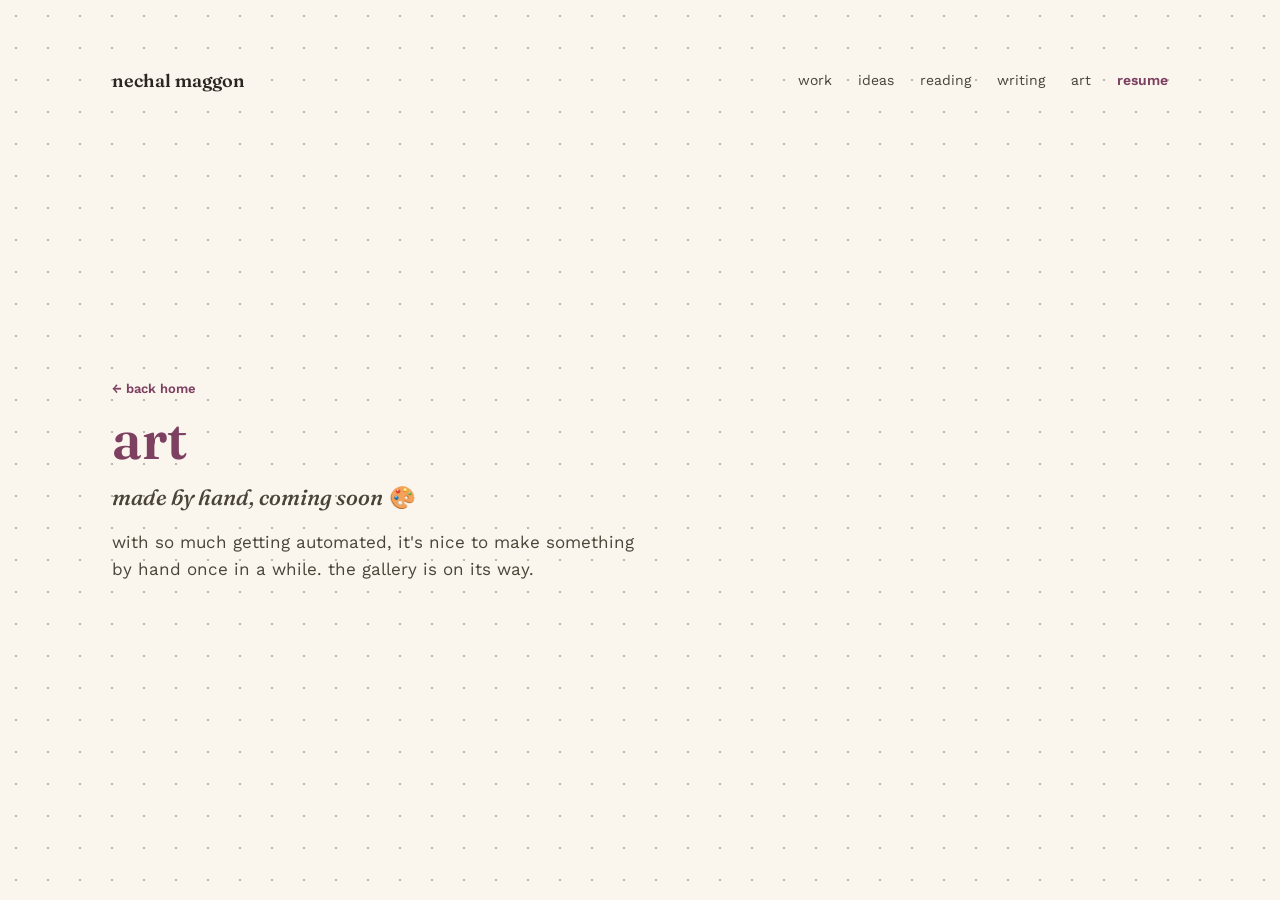
<file: art/index.html>
<!DOCTYPE html>
<html lang="en">
<head>
<meta charset="UTF-8">
<meta name="viewport" content="width=device-width, initial-scale=1.0">
<title>art — Nechal Maggon</title>
<meta name="description" content="art — Nechal Maggon. Coming soon.">
<link rel="icon" href="/nibble/icon.png">
<link rel="preconnect" href="https://fonts.googleapis.com">
<link rel="preconnect" href="https://fonts.gstatic.com" crossorigin>
<link rel="stylesheet" href="https://fonts.googleapis.com/css2?family=Fraunces:ital,wght@0,500;0,600;1,400;1,500&family=Work+Sans:wght@400;500;600&display=swap">
<link rel="stylesheet" href="/home.css">
</head>
<body>
<div class="page placeholder">
  <nav class="nav">
    <a class="logo" href="/">nechal maggon</a>
    <ul>
      <li><a href="/#work">work</a></li>
      <li><a href="/#ideas">ideas</a></li>
      <li><a href="/reading/">reading</a></li>
      <li><a href="https://medium.com/@nechalmaggon" target="_blank" rel="noopener">writing</a></li>
      <li><a href="/art/">art</a></li>
      <li><a class="resume" href="/resume.pdf" target="_blank" rel="noopener">resume</a></li>
    </ul>
  </nav>
  <main>
    <a class="cta back" href="/"><span class="arrow">←</span> back home</a>
    <h1>art</h1>
    <div class="sub">made by hand, coming soon 🎨</div>
    <p>with so much getting automated, it's nice to make something by hand once in a while. the gallery is on its way.</p>
  </main>
</div>
</body>
</html>
</file>
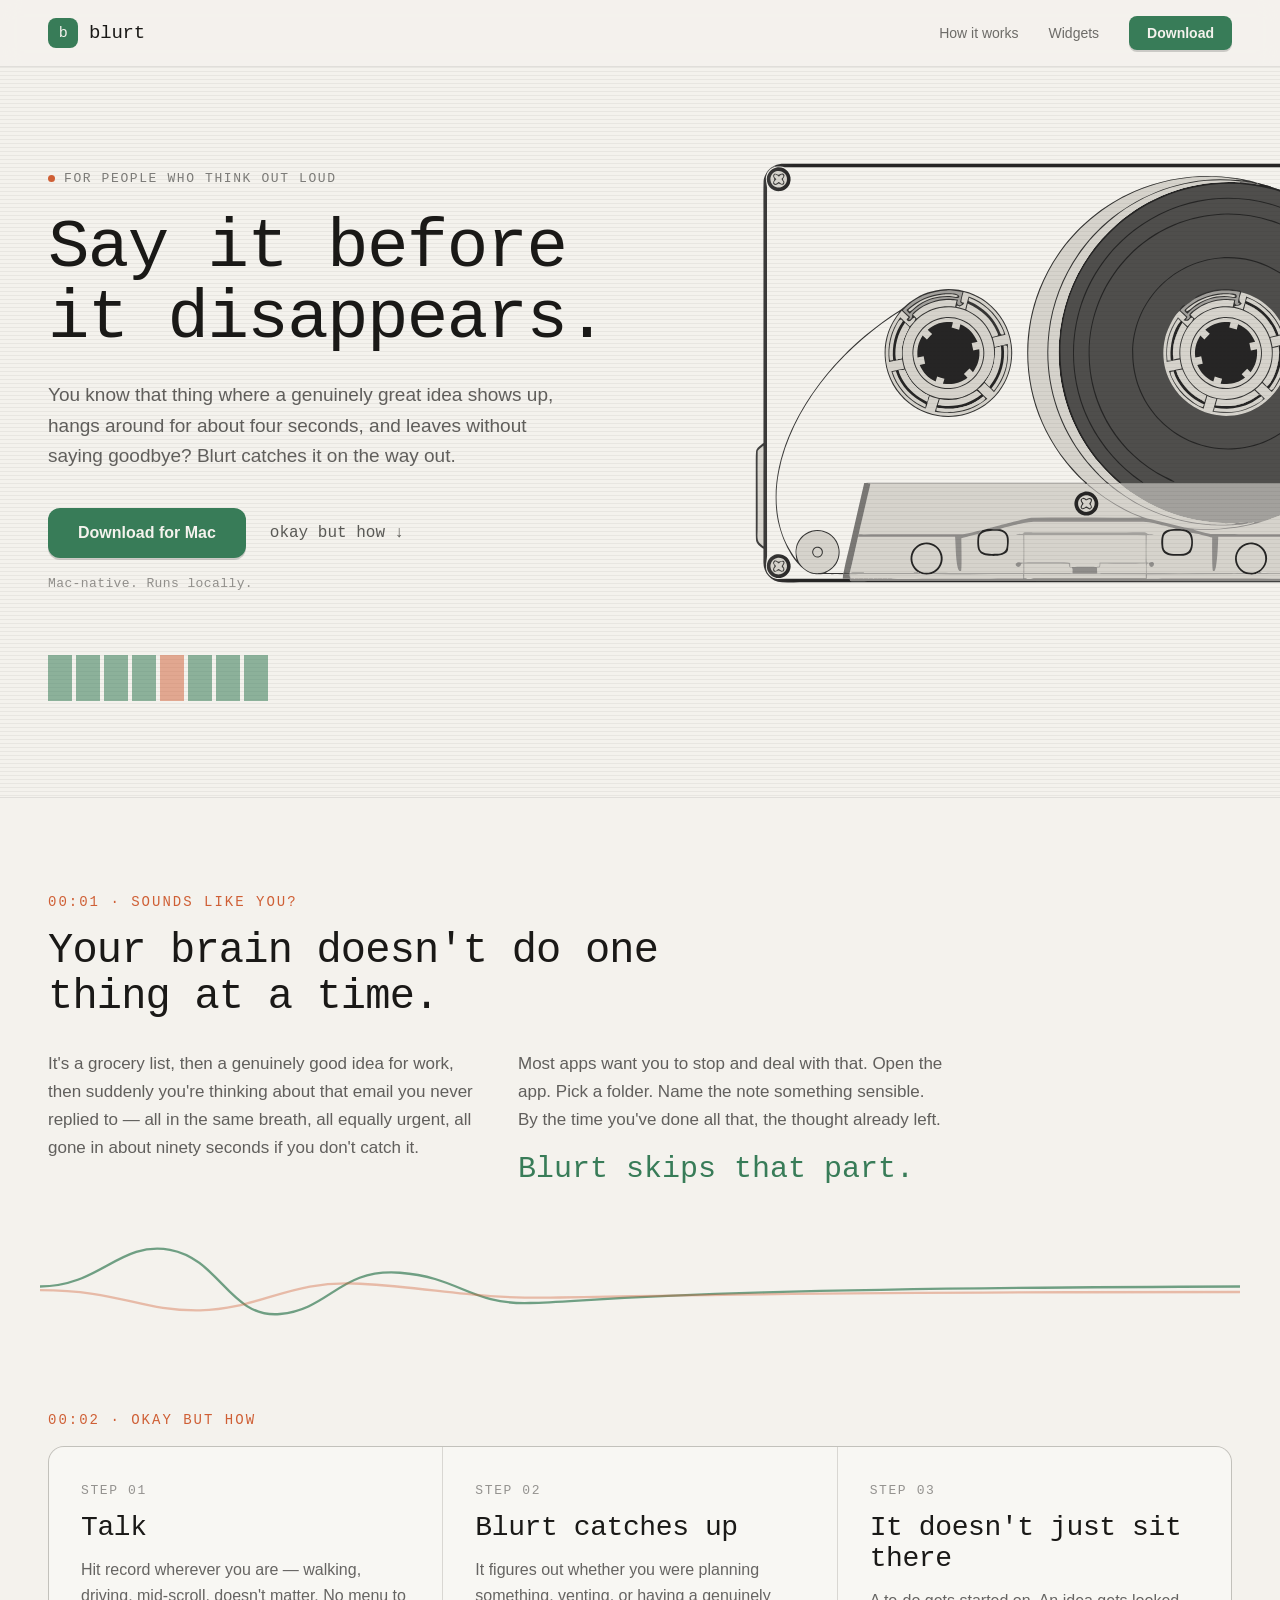
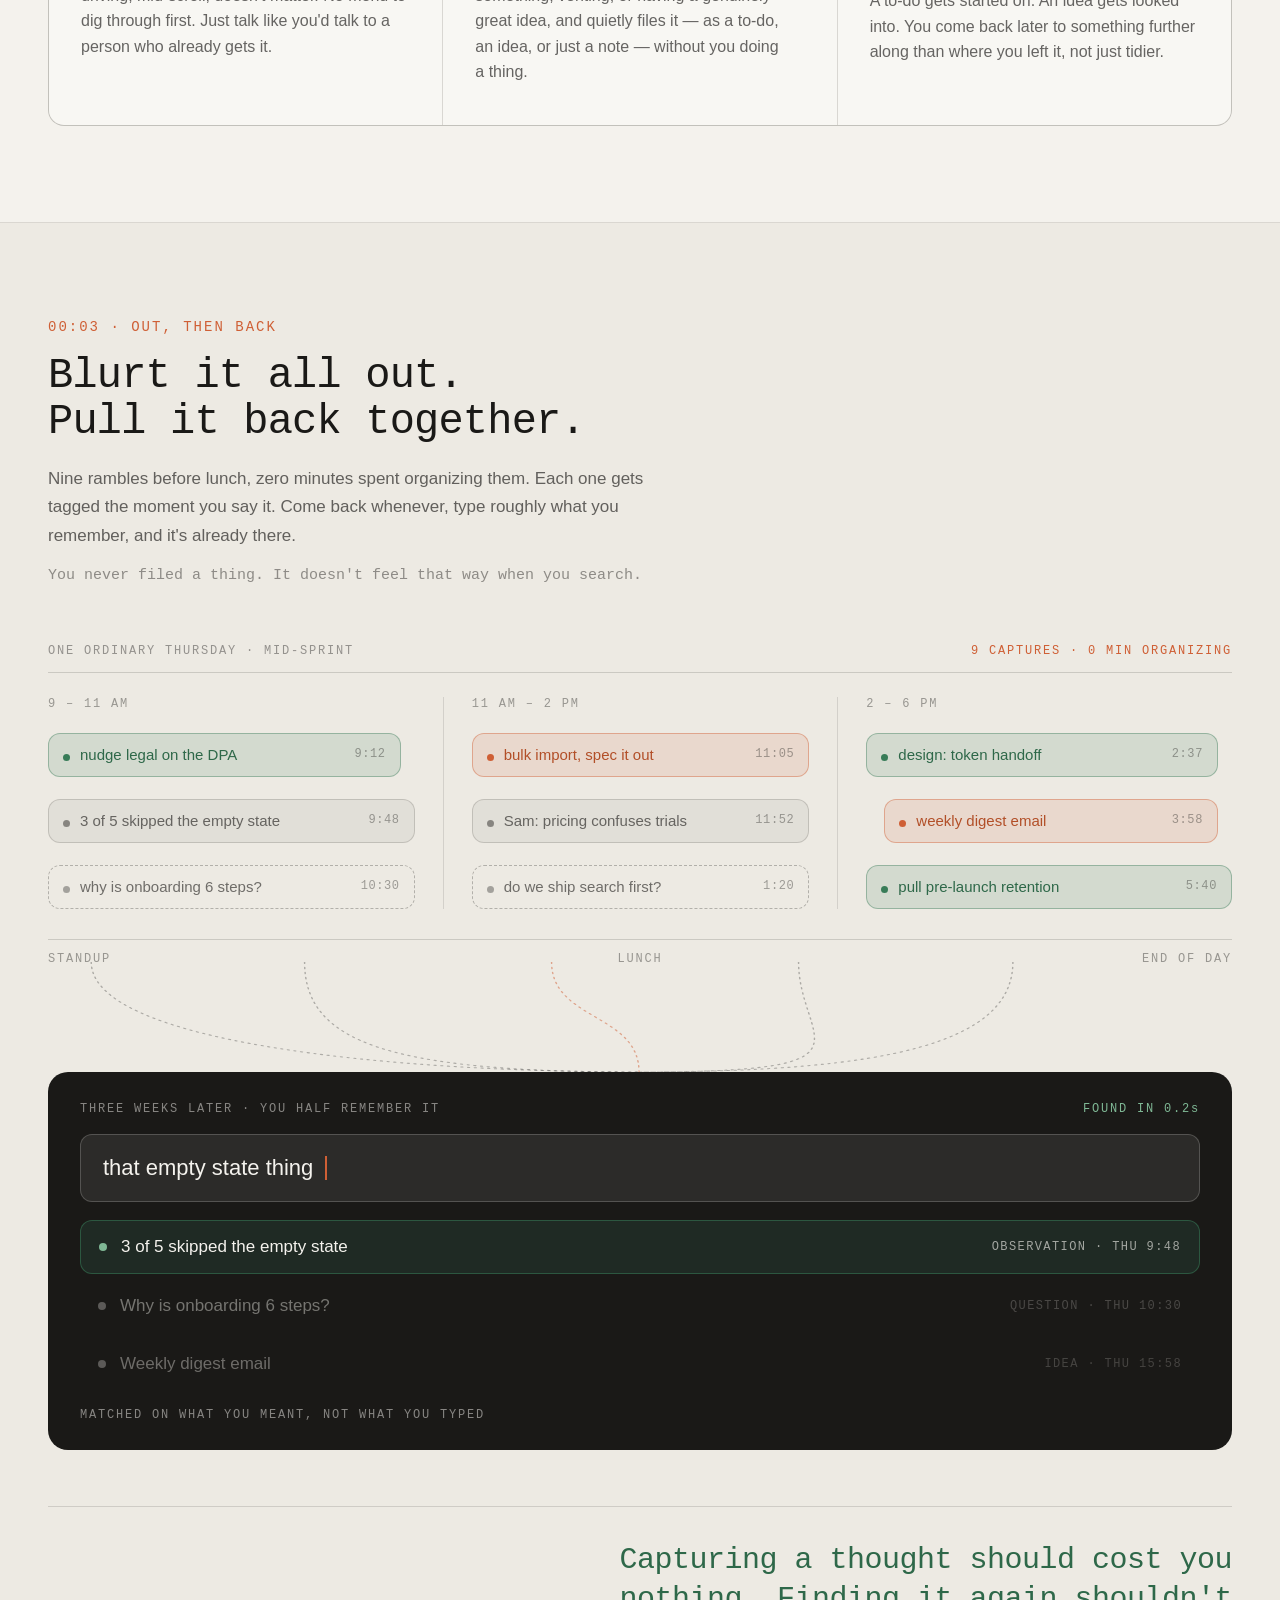
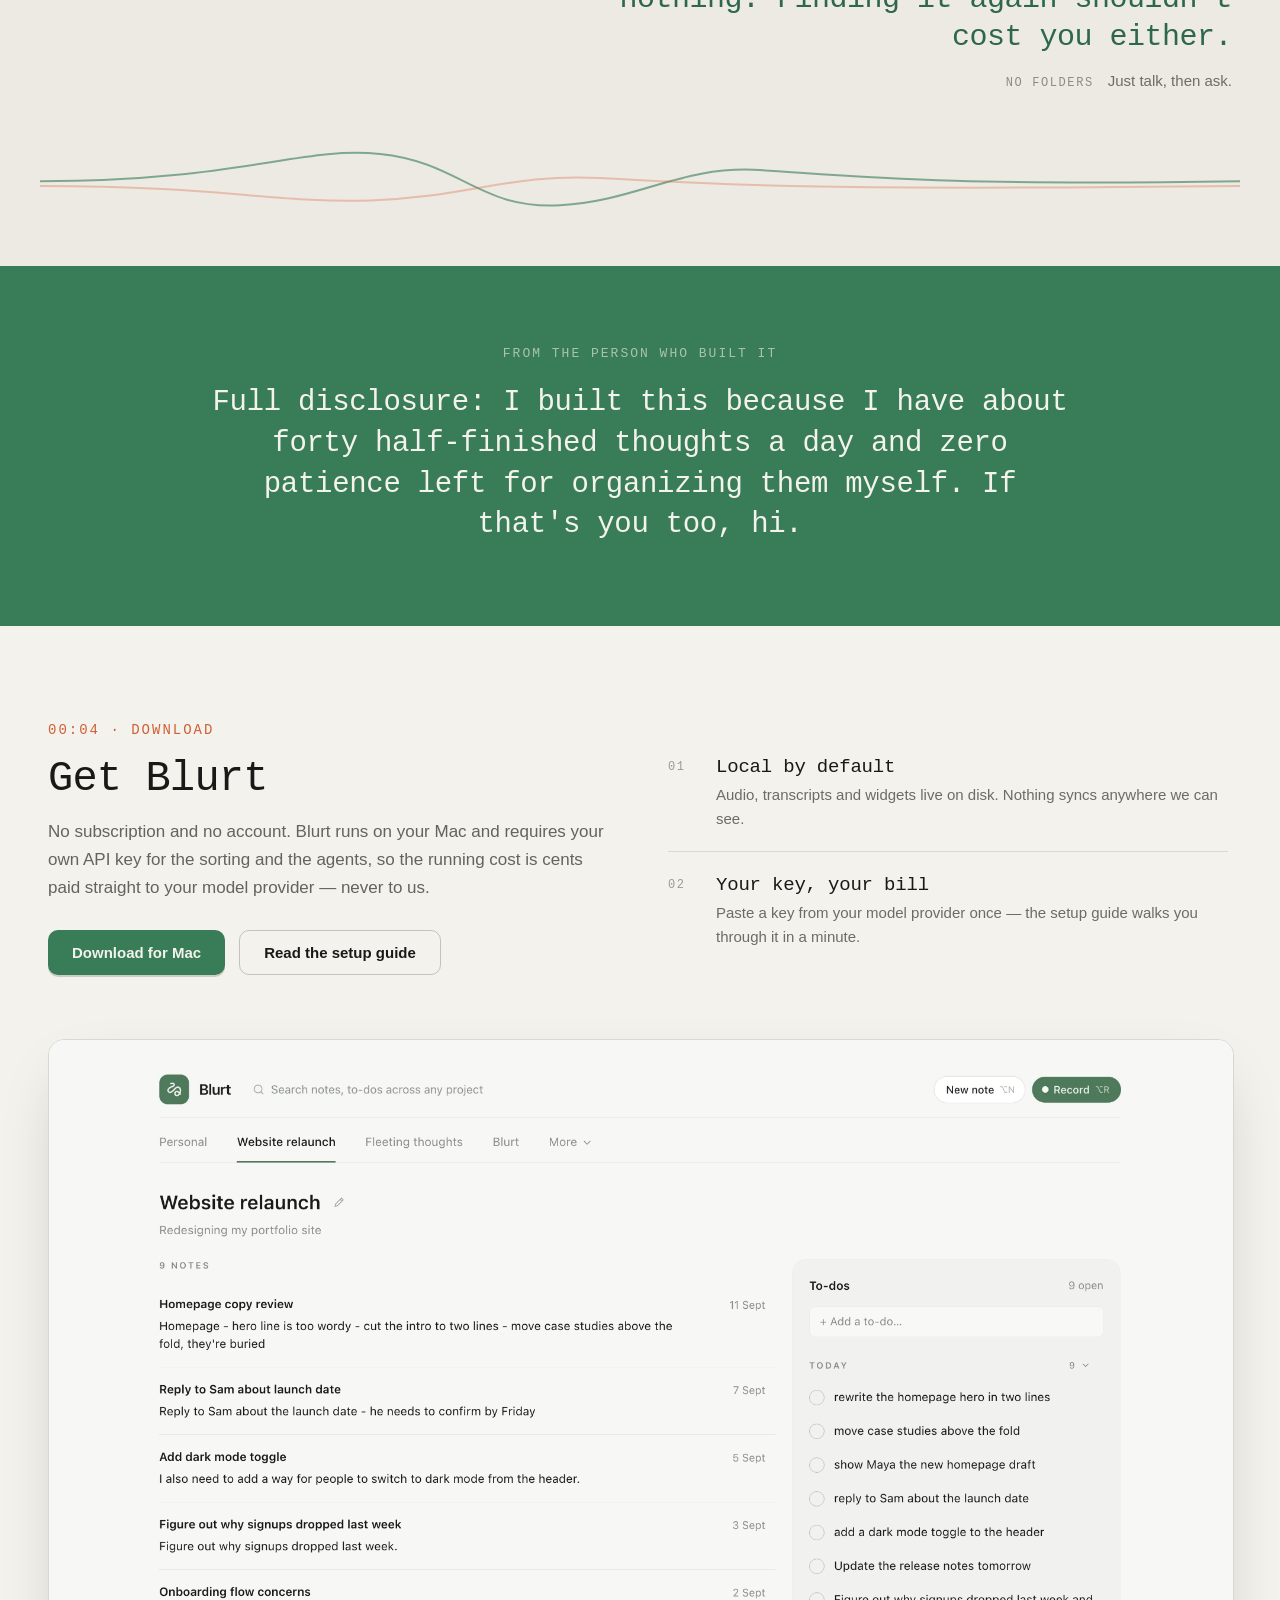
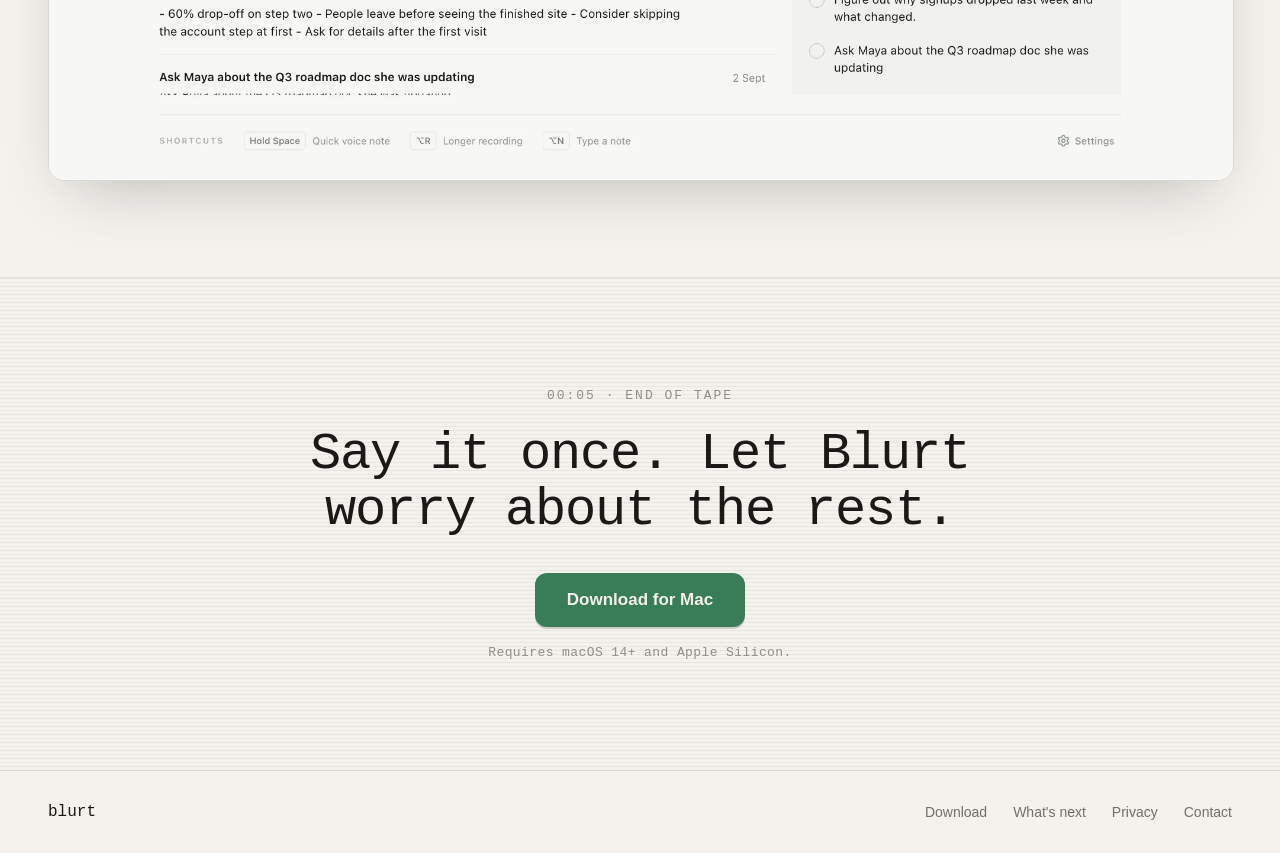
<file: blurt/index.html>
<!DOCTYPE html>
<html lang="en">
<head>
<meta charset="utf-8">
<meta name="viewport" content="width=device-width, initial-scale=1">
<title>Blurt — Say it before it disappears</title>
<meta name="description" content="Blurt — say it before it disappears.">
<style>
body{margin:0;background:#F4F2ED;-webkit-font-smoothing:antialiased}
a{color:#387C58;text-decoration:none}
a:hover{color:#CF5F35}
@keyframes blurtPulse{0%,100%{opacity:1}50%{opacity:.25}}
@keyframes blurtBlink{0%,100%{opacity:1}50%{opacity:0}}
@keyframes blurtBars{0%,100%{transform:scaleY(.35)}50%{transform:scaleY(1)}}
</style>
</head>
<body>
<div style="background:#F4F2ED;color:#1A1917;font-family:-apple-system,'SF Pro Text','SF Pro Display','Helvetica Neue',sans-serif;overflow-x:hidden">

  <header style="position:sticky;top:0;z-index:20;display:flex;align-items:center;justify-content:space-between;gap:24px;padding:16px 48px;background:rgba(244,242,237,.86);backdrop-filter:blur(10px);border-bottom:1px solid rgba(26,25,23,.09)">
    <div style="display:flex;align-items:center;gap:11px">
      <div style="width:30px;height:30px;border-radius:8px;background:#387C58;display:flex;align-items:center;justify-content:center;font-family:'American Typewriter','Rockwell','Courier New',serif;font-size:15px;font-weight:500;color:#F4F2ED;letter-spacing:-.5px">b</div>
      <span style="font-family:'American Typewriter','Rockwell','Courier New',serif;font-size:19px;font-weight:500;letter-spacing:-.2px">blurt</span>
    </div>
    <nav style="display:flex;align-items:center;gap:30px">
      <a href="#how" style="font-size:14px;color:rgba(26,25,23,.62)">How it works</a>
      <a href="#sorts" style="font-size:14px;color:rgba(26,25,23,.62)">Widgets</a>
      <a href="#download" style="padding: 9px 18px; border-radius: 8px; background: #387C58; color: #F4F2ED; font-size: 14px; font-weight: 590; box-shadow: 0px 2px 0px 0px #1A19172E">Download</a>
    </nav>
  </header>

  <section style="position:relative;overflow:hidden;border-bottom:1px solid rgba(26,25,23,.09)">
    <div style="position:absolute;inset:0;pointer-events:none;z-index:2;background:repeating-linear-gradient(to bottom,rgba(26,25,23,.055) 0px,rgba(26,25,23,.055) 1px,transparent 1px,transparent 4px)"></div>
    <img src="/blurt/cassette.svg" alt="Cassette tape" style="position:absolute;left:56%;right:auto;top:52px;width:min(58vw,900px);opacity:.85;pointer-events:none;mix-blend-mode:multiply;z-index:0">
    <div style="position:absolute;inset:0;pointer-events:none;z-index:1;background:linear-gradient(to right,#F4F2ED 0%,rgba(244,242,237,.95) 42%,rgba(244,242,237,0) 62%)"></div>
    <div style="position:relative;z-index:3;max-width:1200px;margin:0 auto;padding:104px 48px 96px">
      <div style="max-width:min(600px,52%)">
        <div style="display:flex;align-items:center;gap:9px;margin-bottom:26px">
          <span style="width:7px;height:7px;border-radius:50%;background:#CF5F35;animation:blurtPulse 2.6s ease-in-out infinite"></span>
          <span style="font-family:'American Typewriter','Rockwell','Courier New',serif;font-size:13px;letter-spacing:1.6px;text-transform:uppercase;color:rgba(26,25,23,.55)">for people who think out loud</span>
        </div>
        <h1 style="margin:0 0 26px;font-family:'American Typewriter','Rockwell','Courier New',serif;font-size:clamp(44px,5.4vw,74px);line-height:1.03;font-weight:500;letter-spacing:-1.6px;text-wrap:balance">Say it before it disappears.</h1>
        <p style="margin:0 0 36px;font-size:19px;line-height:1.6;color:rgba(26,25,23,.68);max-width:520px;text-wrap:pretty">You know that thing where a genuinely great idea shows up, hangs around for about four seconds, and leaves without saying goodbye? Blurt catches it on the way out.</p>
        <div style="display:flex;align-items:center;gap:24px;flex-wrap:wrap">
          <a href="#download" style="padding: 16px 30px; border-radius: 12px; background: #387C58; color: #F4F2ED; font-size: 16px; font-weight: 600; box-shadow: 0px 2px 0px 0px #1A19172E">Download for Mac</a>
          <a href="#how" style="font-family:'American Typewriter','Rockwell','Courier New',serif;font-size:16px;color:rgba(26,25,23,.7)">okay but how ↓</a>
        </div>
        <p style="margin:18px 0 0;font-family:'American Typewriter','Rockwell','Courier New',serif;font-size:13px;letter-spacing:.4px;color:rgba(26,25,23,.45)">Mac-native. Runs locally.</p>
      </div>
      <div style="display:flex;align-items:center;gap:4px;height:46px;margin-top:64px;width:220px">
        <span style="flex:1;background:#387C58;opacity:.55;height:100%;transform-origin:center;animation:blurtBars 1.4s ease-in-out infinite"></span>
        <span style="flex:1;background:#387C58;opacity:.55;height:100%;transform-origin:center;animation:blurtBars 1.4s ease-in-out .15s infinite"></span>
        <span style="flex:1;background:#387C58;opacity:.55;height:100%;transform-origin:center;animation:blurtBars 1.4s ease-in-out .3s infinite"></span>
        <span style="flex:1;background:#387C58;opacity:.55;height:100%;transform-origin:center;animation:blurtBars 1.4s ease-in-out .45s infinite"></span>
        <span style="flex:1;background:#CF5F35;opacity:.5;height:100%;transform-origin:center;animation:blurtBars 1.4s ease-in-out .6s infinite"></span>
        <span style="flex:1;background:#387C58;opacity:.55;height:100%;transform-origin:center;animation:blurtBars 1.4s ease-in-out .75s infinite"></span>
        <span style="flex:1;background:#387C58;opacity:.55;height:100%;transform-origin:center;animation:blurtBars 1.4s ease-in-out .9s infinite"></span>
        <span style="flex:1;background:#387C58;opacity:.55;height:100%;transform-origin:center;animation:blurtBars 1.4s ease-in-out 1.05s infinite"></span>
      </div>
    </div>
  </section>

  <section style="max-width:1200px;margin:0 auto;padding:96px 48px 40px">
    <div style="font-family:'American Typewriter','Rockwell','Courier New',serif;font-size:14px;font-weight:500;letter-spacing:2px;color:#CF5F35;margin-bottom:18px">00:01 · SOUNDS LIKE YOU?</div>
    <h2 style="margin:0 0 30px;font-family:'American Typewriter','Rockwell','Courier New',serif;font-size:42px;line-height:1.1;letter-spacing:-.8px;max-width:640px;font-weight:500">Your brain doesn't do one thing at a time.</h2>
    <div style="display:grid;grid-template-columns:repeat(2,minmax(0,1fr));gap:40px;max-width:900px">
      <p style="margin:0;font-size:17px;line-height:1.65;color:rgba(26,25,23,.68);text-wrap:pretty">It's a grocery list, then a genuinely good idea for work, then suddenly you're thinking about that email you never replied to — all in the same breath, all equally urgent, all gone in about ninety seconds if you don't catch it.</p>
      <div style="display:flex;flex-direction:column;gap:18px">
        <p style="margin:0;font-size:17px;line-height:1.65;color:rgba(26,25,23,.68);text-wrap:pretty">Most apps want you to stop and deal with that. Open the app. Pick a folder. Name the note something sensible. By the time you've done all that, the thought already left.</p>
        <p style="margin: 0; font-family: 'American Typewriter','Rockwell','Courier New',serif; font-size: 30px; color: #387C58; font-weight: 500">Blurt skips that part.</p>
      </div>
    </div>
  </section>

  <div style="max-width:1200px;margin:0 auto;padding:0 0 20px">
    <svg viewBox="0 0 1200 120" preserveAspectRatio="none" style="display:block;width:100%;height:110px" fill="none">
      <path d="M0,66 C60,66 80,16 130,26 C180,36 190,101 240,96 C290,91 300,46 360,51 C420,56 430,86 490,84 C560,82 620,68 1200,66" stroke="#387C58" stroke-width="2.5" stroke-linecap="round" opacity=".7"></path>
      <path d="M0,70 C80,70 100,93 160,92 C220,91 250,58 320,63 C400,68 430,80 520,78 C700,74 900,72 1200,72" stroke="#CF5F35" stroke-width="2.5" stroke-linecap="round" opacity=".38"></path>
    </svg>
  </div>

  <section id="how" style="max-width:1200px;margin:0 auto;padding:56px 48px 96px">
    <div style="font-family:'American Typewriter','Rockwell','Courier New',serif;font-size:14px;font-weight:500;letter-spacing:2px;color:#CF5F35;margin-bottom:18px">00:02 · OKAY BUT HOW</div>
    <div style="display:grid;grid-template-columns:repeat(3,minmax(0,1fr));gap:1px;background:rgba(26,25,23,.12);border:1px solid rgba(26,25,23,.12);border-radius:16px;overflow:hidden">
      <div style="background:#F8F7F3;padding:36px 32px 40px;display:flex;flex-direction:column;gap:14px">
        <div style="font-family:'American Typewriter','Rockwell','Courier New',serif;font-size:13px;letter-spacing:1.6px;color:rgba(26,25,23,.45)">STEP 01</div>
        <h3 style="margin:0;font-family:'American Typewriter','Rockwell','Courier New',serif;font-size:28px;letter-spacing:-.4px;font-weight:500">Talk</h3>
        <p style="margin:0;font-size:16px;line-height:1.6;color:rgba(26,25,23,.66);text-wrap:pretty">Hit record wherever you are — walking, driving, mid-scroll, doesn't matter. No menu to dig through first. Just talk like you'd talk to a person who already gets it.</p>
      </div>
      <div style="background:#F8F7F3;padding:36px 32px 40px;display:flex;flex-direction:column;gap:14px">
        <div style="font-family:'American Typewriter','Rockwell','Courier New',serif;font-size:13px;letter-spacing:1.6px;color:rgba(26,25,23,.45)">STEP 02</div>
        <h3 style="margin:0;font-family:'American Typewriter','Rockwell','Courier New',serif;font-size:28px;letter-spacing:-.4px;font-weight:500">Blurt catches up</h3>
        <p style="margin:0;font-size:16px;line-height:1.6;color:rgba(26,25,23,.66);text-wrap:pretty">It figures out whether you were planning something, venting, or having a genuinely great idea, and quietly files it — as a to-do, an idea, or just a note — without you doing a thing.</p>
      </div>
      <div style="background:#F8F7F3;padding:36px 32px 40px;display:flex;flex-direction:column;gap:14px">
        <div style="font-family:'American Typewriter','Rockwell','Courier New',serif;font-size:13px;letter-spacing:1.6px;color:rgba(26,25,23,.45)">STEP 03</div>
        <h3 style="margin:0;font-family:'American Typewriter','Rockwell','Courier New',serif;font-size:28px;letter-spacing:-.4px;font-weight:500">It doesn't just sit there</h3>
        <p style="margin:0;font-size:16px;line-height:1.6;color:rgba(26,25,23,.66);text-wrap:pretty">A to-do gets started on. An idea gets looked into. You come back later to something further along than where you left it, not just tidier.</p>
      </div>
    </div>
  </section>

  <section id="sorts" style="background:#EDEAE3;border-top:1px solid rgba(26,25,23,.09)">
    <div style="max-width:1200px;margin:0 auto;padding:96px 48px 40px">
      <div style="font-family:'American Typewriter','Rockwell','Courier New',serif;font-size:14px;font-weight:500;letter-spacing:2px;color:#CF5F35;margin-bottom:18px">00:03 · OUT, THEN BACK</div>
      <h2 style="margin:0 0 20px;font-weight:500;font-family:'American Typewriter','Rockwell','Courier New',serif;font-size:42px;line-height:1.1;letter-spacing:-.8px;max-width:760px;text-wrap:balance">Blurt it all out. Pull it back together.</h2>
      <p style="margin:0 0 14px;font-size:17px;line-height:1.65;color:rgba(26,25,23,.66);max-width:600px;text-wrap:pretty">Nine rambles before lunch, zero minutes spent organizing them. Each one gets tagged the moment you say it. Come back whenever, type roughly what you remember, and it's already there.</p>
      <p style="margin:0 0 56px;font-family:'American Typewriter','Rockwell','Courier New',serif;font-size:15px;line-height:1.6;color:rgba(26,25,23,.45)">You never filed a thing. It doesn't feel that way when you search.</p>

      <div style="display:flex;align-items:baseline;justify-content:space-between;gap:16px;padding-bottom:14px;border-bottom:1px solid rgba(26,25,23,.16);margin-bottom:24px">
        <span style="font-family:'American Typewriter','Rockwell','Courier New',serif;font-size:12px;letter-spacing:1.8px;color:rgba(26,25,23,.42)">ONE ORDINARY THURSDAY · MID-SPRINT</span>
        <span style="font-family:'American Typewriter','Rockwell','Courier New',serif;font-size:12px;letter-spacing:1.8px;color:#CF5F35">9 CAPTURES · 0 MIN ORGANIZING</span>
      </div>

      <div style="display:grid;grid-template-columns:repeat(3,minmax(0,1fr))">
        <div style="padding:0 28px 0 0px;display:flex;flex-direction:column;gap:22px"><span style="font-family:'American Typewriter','Rockwell','Courier New',serif;font-size:12px;letter-spacing:1.8px;color:rgba(26,25,23,.4)">9 – 11 AM</span><div style="display:flex;align-items:flex-start;gap:10px;padding:11px 14px;border-radius:12px;background:rgba(56,124,88,.14);border:1px solid rgba(56,124,88,.4);margin-right:14px"><span style="width:7px;height:7px;border-radius:50%;background:#387C58;flex:none;margin-top:9px"></span><span style="flex:1;font-size:15px;line-height:1.35;color:#2E6849">nudge legal on the DPA</span><span style="font-family:'American Typewriter','Rockwell','Courier New',serif;font-size:12px;letter-spacing:.6px;color:rgba(26,25,23,.38);flex:none;margin-top:2px">9:12</span></div><div style="display:flex;align-items:flex-start;gap:10px;padding:11px 14px;border-radius:12px;background:rgba(26,25,23,.05);border:1px solid rgba(26,25,23,.16);"><span style="width:7px;height:7px;border-radius:50%;background:rgba(26,25,23,.45);flex:none;margin-top:9px"></span><span style="flex:1;font-size:15px;line-height:1.35;color:rgba(26,25,23,.62)">3 of 5 skipped the empty state</span><span style="font-family:'American Typewriter','Rockwell','Courier New',serif;font-size:12px;letter-spacing:.6px;color:rgba(26,25,23,.38);flex:none;margin-top:2px">9:48</span></div><div style="display:flex;align-items:flex-start;gap:10px;padding:11px 14px;border-radius:12px;background:transparent;border:1px dashed rgba(26,25,23,.28);"><span style="width:7px;height:7px;border-radius:50%;background:rgba(26,25,23,.35);flex:none;margin-top:9px"></span><span style="flex:1;font-size:15px;line-height:1.35;color:rgba(26,25,23,.6)">why is onboarding 6 steps?</span><span style="font-family:'American Typewriter','Rockwell','Courier New',serif;font-size:12px;letter-spacing:.6px;color:rgba(26,25,23,.38);flex:none;margin-top:2px">10:30</span></div></div>
        <div style="border-left:1px solid rgba(26,25,23,.12);padding:0 28px 0 28px;display:flex;flex-direction:column;gap:22px"><span style="font-family:'American Typewriter','Rockwell','Courier New',serif;font-size:12px;letter-spacing:1.8px;color:rgba(26,25,23,.4)">11 AM – 2 PM</span><div style="display:flex;align-items:flex-start;gap:10px;padding:11px 14px;border-radius:12px;background:rgba(207,95,53,.12);border:1px solid rgba(207,95,53,.42);"><span style="width:7px;height:7px;border-radius:50%;background:#CF5F35;flex:none;margin-top:9px"></span><span style="flex:1;font-size:15px;line-height:1.35;color:#B24F28">bulk import, spec it out</span><span style="font-family:'American Typewriter','Rockwell','Courier New',serif;font-size:12px;letter-spacing:.6px;color:rgba(26,25,23,.38);flex:none;margin-top:2px">11:05</span></div><div style="display:flex;align-items:flex-start;gap:10px;padding:11px 14px;border-radius:12px;background:rgba(26,25,23,.05);border:1px solid rgba(26,25,23,.16);"><span style="width:7px;height:7px;border-radius:50%;background:rgba(26,25,23,.45);flex:none;margin-top:9px"></span><span style="flex:1;font-size:15px;line-height:1.35;color:rgba(26,25,23,.62)">Sam: pricing confuses trials</span><span style="font-family:'American Typewriter','Rockwell','Courier New',serif;font-size:12px;letter-spacing:.6px;color:rgba(26,25,23,.38);flex:none;margin-top:2px">11:52</span></div><div style="display:flex;align-items:flex-start;gap:10px;padding:11px 14px;border-radius:12px;background:transparent;border:1px dashed rgba(26,25,23,.28);"><span style="width:7px;height:7px;border-radius:50%;background:rgba(26,25,23,.35);flex:none;margin-top:9px"></span><span style="flex:1;font-size:15px;line-height:1.35;color:rgba(26,25,23,.6)">do we ship search first?</span><span style="font-family:'American Typewriter','Rockwell','Courier New',serif;font-size:12px;letter-spacing:.6px;color:rgba(26,25,23,.38);flex:none;margin-top:2px">1:20</span></div></div>
        <div style="border-left:1px solid rgba(26,25,23,.12);padding:0 0px 0 28px;display:flex;flex-direction:column;gap:22px"><span style="font-family:'American Typewriter','Rockwell','Courier New',serif;font-size:12px;letter-spacing:1.8px;color:rgba(26,25,23,.4)">2 – 6 PM</span><div style="display:flex;align-items:flex-start;gap:10px;padding:11px 14px;border-radius:12px;background:rgba(56,124,88,.14);border:1px solid rgba(56,124,88,.4);margin-right:14px"><span style="width:7px;height:7px;border-radius:50%;background:#387C58;flex:none;margin-top:9px"></span><span style="flex:1;font-size:15px;line-height:1.35;color:#2E6849">design: token handoff</span><span style="font-family:'American Typewriter','Rockwell','Courier New',serif;font-size:12px;letter-spacing:.6px;color:rgba(26,25,23,.38);flex:none;margin-top:2px">2:37</span></div><div style="display:flex;align-items:flex-start;gap:10px;padding:11px 14px;border-radius:12px;background:rgba(207,95,53,.12);border:1px solid rgba(207,95,53,.42);margin:0 14px 0 18px"><span style="width:7px;height:7px;border-radius:50%;background:#CF5F35;flex:none;margin-top:9px"></span><span style="flex:1;font-size:15px;line-height:1.35;color:#B24F28">weekly digest email</span><span style="font-family:'American Typewriter','Rockwell','Courier New',serif;font-size:12px;letter-spacing:.6px;color:rgba(26,25,23,.38);flex:none;margin-top:2px">3:58</span></div><div style="display:flex;align-items:flex-start;gap:10px;padding:11px 14px;border-radius:12px;background:rgba(56,124,88,.14);border:1px solid rgba(56,124,88,.4);"><span style="width:7px;height:7px;border-radius:50%;background:#387C58;flex:none;margin-top:9px"></span><span style="flex:1;font-size:15px;line-height:1.35;color:#2E6849">pull pre-launch retention</span><span style="font-family:'American Typewriter','Rockwell','Courier New',serif;font-size:12px;letter-spacing:.6px;color:rgba(26,25,23,.38);flex:none;margin-top:2px">5:40</span></div></div>
      </div>

      <div style="display:grid;grid-template-columns:repeat(3,1fr);margin-top:30px;padding-top:12px;border-top:1px solid rgba(26,25,23,.16);font-family:'American Typewriter','Rockwell','Courier New',serif;font-size:12px;letter-spacing:1.8px;color:rgba(26,25,23,.4)">
        <span>STANDUP</span><span style="text-align:center">LUNCH</span><span style="text-align:right">END OF DAY</span>
      </div>
      <svg viewBox="0 0 1232 150" preserveAspectRatio="none" style="display:block;width:100%;height:110px;margin-top:-4px" fill="none"><path d="M45 0 C45 110 355 150 615 150" stroke="rgba(26,25,23,.3)" stroke-width="1.5" stroke-dasharray="2 5" stroke-linecap="round"></path><path d="M267 0 C267 110 355 150 615 150" stroke="rgba(26,25,23,.3)" stroke-width="1.5" stroke-dasharray="2 5" stroke-linecap="round"></path><path d="M524 0 C524 80 615 70 615 150" stroke="rgba(207,95,53,.5)" stroke-width="1.5" stroke-dasharray="2 5" stroke-linecap="round"></path><path d="M781 0 C781 110 875 150 615 150" stroke="rgba(26,25,23,.3)" stroke-width="1.5" stroke-dasharray="2 5" stroke-linecap="round"></path><path d="M1004 0 C1004 110 875 150 615 150" stroke="rgba(26,25,23,.3)" stroke-width="1.5" stroke-dasharray="2 5" stroke-linecap="round"></path></svg>

      <div style="background:#1A1917;border-radius:20px;padding:30px 32px 28px;display:flex;flex-direction:column;gap:18px">
        <div style="display:flex;align-items:center;justify-content:space-between;gap:16px">
          <span style="font-family:'American Typewriter','Rockwell','Courier New',serif;font-size:12px;letter-spacing:1.8px;color:rgba(244,242,237,.5)">THREE WEEKS LATER · YOU HALF REMEMBER IT</span>
          <span style="font-family:'American Typewriter','Rockwell','Courier New',serif;font-size:12px;letter-spacing:1.8px;color:#7FB895">FOUND IN 0.2s</span>
        </div>
        <div style="display:flex;align-items:center;gap:6px;padding:20px 22px;border-radius:12px;background:#2C2B29;border:1px solid rgba(244,242,237,.2);font-size:22px;color:#F4F2ED">
          <span>that empty state thing</span>
          <span style="width:2px;height:24px;background:#CF5F35;margin-left:6px;animation:blurtBlink 1.1s step-end infinite"></span>
        </div>
        <div style="display:flex;flex-direction:column;gap:6px">
          <div style="display:flex;align-items:center;gap:14px;padding:16px 18px;border-radius:12px;background:#1F2A24;border:1px solid rgba(56,124,88,.55)"><span style="width:8px;height:8px;border-radius:50%;background:#7FB895;flex:none"></span><span style="flex:1;font-size:17px;color:#F4F2ED">3 of 5 skipped the empty state</span><span style="font-family:'American Typewriter','Rockwell','Courier New',serif;font-size:12px;letter-spacing:1.4px;color:rgba(244,242,237,.62)">OBSERVATION · THU 9:48</span></div>
          <div style="display:flex;align-items:center;gap:14px;padding:16px 18px;border-radius:12px;"><span style="width:8px;height:8px;border-radius:50%;background:rgba(244,242,237,.3);flex:none"></span><span style="flex:1;font-size:17px;color:rgba(244,242,237,.42)">Why is onboarding 6 steps?</span><span style="font-family:'American Typewriter','Rockwell','Courier New',serif;font-size:12px;letter-spacing:1.4px;color:rgba(244,242,237,.22)">QUESTION · THU 10:30</span></div>
          <div style="display:flex;align-items:center;gap:14px;padding:16px 18px;border-radius:12px;"><span style="width:8px;height:8px;border-radius:50%;background:rgba(244,242,237,.3);flex:none"></span><span style="flex:1;font-size:17px;color:rgba(244,242,237,.38)">Weekly digest email</span><span style="font-family:'American Typewriter','Rockwell','Courier New',serif;font-size:12px;letter-spacing:1.4px;color:rgba(244,242,237,.2)">IDEA · THU 15:58</span></div>
        </div>
        <span style="font-family:'American Typewriter','Rockwell','Courier New',serif;font-size:12px;letter-spacing:1.8px;color:rgba(244,242,237,.5)">MATCHED ON WHAT YOU MEANT, NOT WHAT YOU TYPED</span>
      </div>

      <div style="display:flex;flex-direction:column;align-items:flex-end;gap:16px;margin-top:56px;padding-top:34px;border-top:1px solid rgba(26,25,23,.14)">
        <p style="margin:0;font-family:'American Typewriter','Rockwell','Courier New',serif;font-size:30px;font-weight:500;line-height:1.28;letter-spacing:-.5px;color:#2E6849;max-width:660px;text-align:right;text-wrap:pretty">Capturing a thought should cost you nothing. Finding it again shouldn't cost you either.</p>
        <span style="display:flex;align-items:baseline;gap:14px;flex-wrap:wrap;justify-content:flex-end">
          <span style="font-family:'American Typewriter','Rockwell','Courier New',serif;font-size:12px;letter-spacing:1.6px;color:rgba(26,25,23,.45)">NO FOLDERS</span>
          <span style="font-size:15px;color:rgba(26,25,23,.6)">Just talk, then ask.</span>
        </span>
      </div>
    </div>
  </section>

  <div style="background:#EDEAE3"><div style="max-width:1200px;margin:0 auto;padding:0 0 40px">
    <svg viewBox="0 0 1200 120" preserveAspectRatio="none" style="display:block;width:100%;height:96px" fill="none">
      <path d="M0,64 C200,64 260,20 340,30 C420,40 440,100 520,94 C600,88 640,44 720,50 C820,58 900,70 1200,64" stroke="#387C58" stroke-width="2.5" stroke-linecap="round" opacity=".6"></path>
      <path d="M0,70 C180,70 240,92 330,88 C430,84 470,54 560,60 C680,68 760,76 1200,70" stroke="#CF5F35" stroke-width="2.5" stroke-linecap="round" opacity=".32"></path>
    </svg>
  </div></div>
  <section style="background:#387C58;color:#F4F2ED">
    <div style="max-width:860px;margin:0 auto;padding:80px 48px;text-align:center">
      <div style="font-family:'American Typewriter','Rockwell','Courier New',serif;font-size:13px;letter-spacing:2px;color:rgba(244,242,237,.6);margin-bottom:22px">FROM THE PERSON WHO BUILT IT</div>
      <p style="margin:0;font-family:'American Typewriter','Rockwell','Courier New',serif;font-size:29px;line-height:1.4;letter-spacing:-.3px;text-wrap:pretty">Full disclosure: I built this because I have about forty half-finished thoughts a day and zero patience left for organizing them myself. If that's you too, hi.</p>
    </div>
  </section>

  <section id="get" style="max-width:1200px;margin:0 auto;padding:96px 48px">
    <div style="font-family:'American Typewriter','Rockwell','Courier New',serif;font-size:14px;font-weight:500;letter-spacing:2px;color:#CF5F35;margin-bottom:18px">00:04 · DOWNLOAD</div>
    <div style="display:grid;grid-template-columns:repeat(auto-fit,minmax(300px,1fr));gap:56px;align-items:start">
      <div>
        <h2 style="margin:0 0 16px;font-family:'American Typewriter','Rockwell','Courier New',serif;font-size:42px;line-height:1.1;letter-spacing:-.8px;font-weight:500;max-width:600px">Get Blurt</h2>
        <p style="margin:0 0 28px;font-size:17px;line-height:1.65;color:rgba(26,25,23,.66);max-width:560px;text-wrap:pretty">No subscription and no account. Blurt runs on your Mac and requires your own API key for the sorting and the agents, so the running cost is cents paid straight to your model provider — never to us.</p>
        <div style="display:flex;align-items:center;gap:14px;flex-wrap:wrap">
          <a href="#download" style="padding:14px 24px;border-radius:10px;background:#387C58;color:#F4F2ED;font-size:15px;font-weight:600;text-align:center;box-shadow:0 2px 0 rgba(26,25,23,.18)">Download for Mac</a>
          <a href="#setup" style="padding:13px 24px;border-radius:10px;border:1px solid rgba(26,25,23,.22);color:#1A1917;font-size:15px;font-weight:590;text-align:center">Read the setup guide</a>
        </div>
      </div>
      <div style="display:grid;gap:22px;max-width:560px">
        <div style="display:flex;gap:14px;align-items:flex-start;padding-bottom:20px;border-bottom:1px solid rgba(26,25,23,.12)">
          <span style="font-family:'American Typewriter','Rockwell','Courier New',serif;font-size:12px;letter-spacing:1.6px;color:rgba(26,25,23,.4);flex:none;padding-top:4px;width:34px">01</span>
          <div>
            <span style="display:block;font-family:'American Typewriter','Rockwell','Courier New',serif;font-size:19px;font-weight:500;letter-spacing:-.2px;margin-bottom:5px">Local by default</span>
            <span style="font-size:15px;line-height:1.6;color:rgba(26,25,23,.62)">Audio, transcripts and widgets live on disk. Nothing syncs anywhere we can see.</span>
          </div>
        </div>
        <div style="display:flex;gap:14px;align-items:flex-start">
          <span style="font-family:'American Typewriter','Rockwell','Courier New',serif;font-size:12px;letter-spacing:1.6px;color:rgba(26,25,23,.4);flex:none;padding-top:4px;width:34px">02</span>
          <div>
            <span style="display:block;font-family:'American Typewriter','Rockwell','Courier New',serif;font-size:19px;font-weight:500;letter-spacing:-.2px;margin-bottom:5px">Your key, your bill</span>
            <span style="font-size:15px;line-height:1.6;color:rgba(26,25,23,.62)">Paste a key from your model provider once — the setup guide walks you through it in a minute.</span>
          </div>
        </div>
      </div>
    </div>
    <img src="/blurt/app-screenshot.png" alt="The Blurt app showing a project with its notes and a to-do list" width="2000" height="1250" style="display:block;width:100%;height:auto;margin-top:64px;border-radius:16px;border:1px solid rgba(26,25,23,.12);box-shadow:0 24px 60px -24px rgba(26,25,23,.28)">
  </section>

  <section id="download" style="position:relative;overflow:hidden;border-top:1px solid rgba(26,25,23,.09)">
    <div style="position:absolute;inset:0;pointer-events:none;background:repeating-linear-gradient(to bottom,rgba(26,25,23,.055) 0px,rgba(26,25,23,.055) 1px,transparent 1px,transparent 4px)"></div>
    <div style="position:relative;max-width:900px;margin:0 auto;padding:110px 48px;text-align:center">
      <div style="font-family:'American Typewriter','Rockwell','Courier New',serif;font-size:13px;letter-spacing:2px;color:rgba(26,25,23,.45);margin-bottom:24px">00:05 · END OF TAPE</div>
      <h2 style="margin:0 0 34px;font-family:'American Typewriter','Rockwell','Courier New',serif;font-size:52px;line-height:1.08;letter-spacing:-1.2px;text-wrap:balance;font-weight:500">Say it once. Let Blurt worry about the rest.</h2>
      <a href="#download" style="display:inline-block;padding:17px 32px;border-radius:12px;background:#387C58;color:#F4F2ED;font-size:17px;font-weight:600;box-shadow:0 2px 0 rgba(26,25,23,.18)">Download for Mac</a>
      <p style="margin:18px 0 0;font-family:'American Typewriter','Rockwell','Courier New',serif;font-size:13px;letter-spacing:.4px;color:rgba(26,25,23,.45)">Requires macOS 14+ and Apple Silicon.</p>
    </div>
  </section>

  <footer style="border-top:1px solid rgba(26,25,23,.12)">
    <div style="max-width:1200px;margin:0 auto;padding:32px 48px;display:flex;align-items:center;justify-content:space-between;gap:24px;flex-wrap:wrap">
      <span style="font-family:'American Typewriter','Rockwell','Courier New',serif;font-size:16px;font-weight:500">blurt</span>
      <nav style="display:flex;align-items:center;gap:26px">
        <a href="#download" style="font-size:14px;color:rgba(26,25,23,.6)">Download</a>
        <a href="#sorts" style="font-size:14px;color:rgba(26,25,23,.6)">What's next</a>
        <a href="#download" style="font-size:14px;color:rgba(26,25,23,.6)">Privacy</a>
        <a href="#download" style="font-size:14px;color:rgba(26,25,23,.6)">Contact</a>
      </nav>
    </div>
  </footer>
</div>

</body>
</html>
</file>
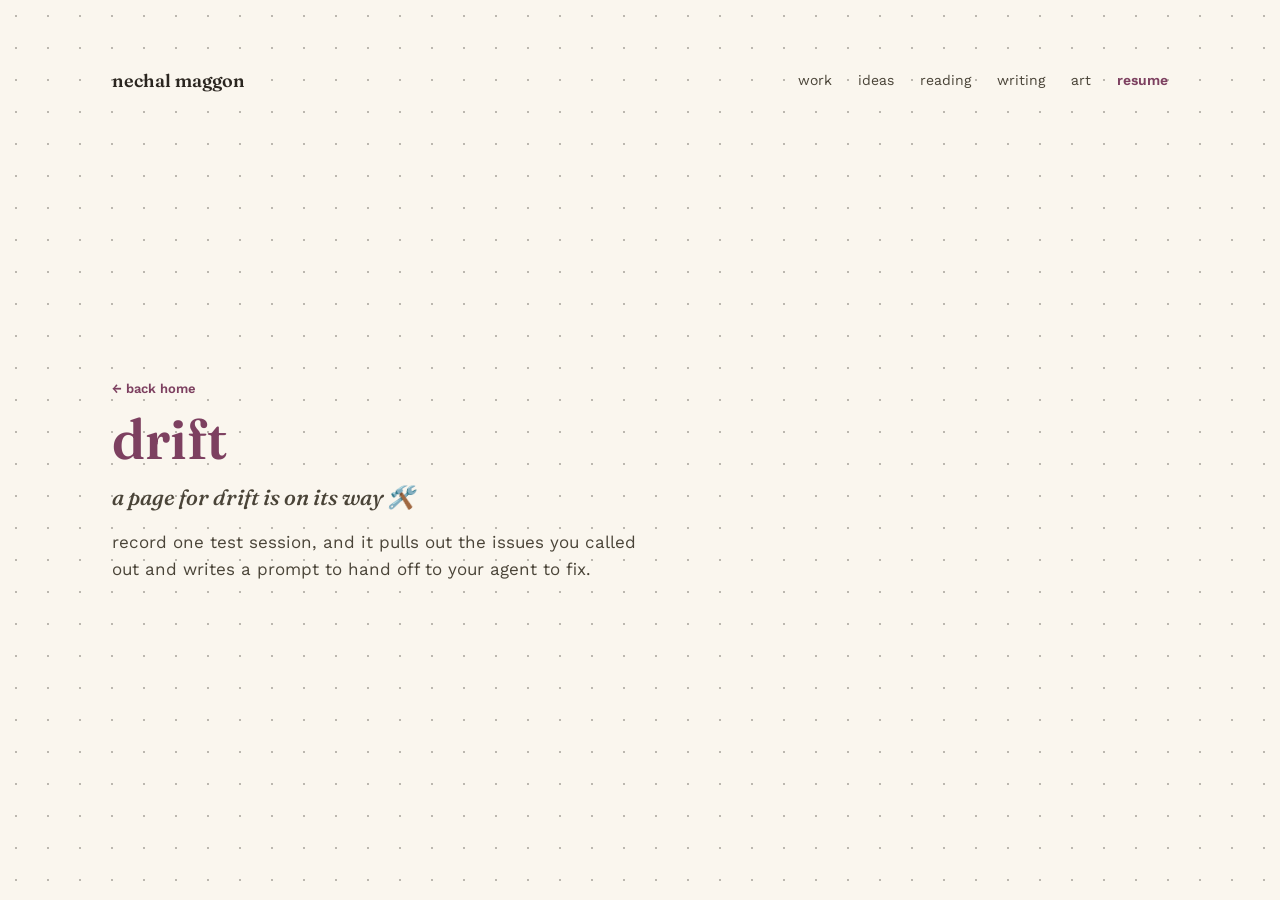
<file: drift/index.html>
<!DOCTYPE html>
<html lang="en">
<head>
<meta charset="UTF-8">
<meta name="viewport" content="width=device-width, initial-scale=1.0">
<title>drift — Nechal Maggon</title>
<meta name="description" content="drift — Nechal Maggon. Coming soon.">
<link rel="icon" href="/nibble/icon.png">
<link rel="preconnect" href="https://fonts.googleapis.com">
<link rel="preconnect" href="https://fonts.gstatic.com" crossorigin>
<link rel="stylesheet" href="https://fonts.googleapis.com/css2?family=Fraunces:ital,wght@0,500;0,600;1,400;1,500&family=Work+Sans:wght@400;500;600&display=swap">
<link rel="stylesheet" href="/home.css">
</head>
<body>
<div class="page placeholder">
  <nav class="nav">
    <a class="logo" href="/">nechal maggon</a>
    <ul>
      <li><a href="/#work">work</a></li>
      <li><a href="/#ideas">ideas</a></li>
      <li><a href="/reading/">reading</a></li>
      <li><a href="https://medium.com/@nechalmaggon" target="_blank" rel="noopener">writing</a></li>
      <li><a href="/art/">art</a></li>
      <li><a class="resume" href="/resume.pdf" target="_blank" rel="noopener">resume</a></li>
    </ul>
  </nav>
  <main>
    <a class="cta back" href="/"><span class="arrow">←</span> back home</a>
    <h1>drift</h1>
    <div class="sub">a page for drift is on its way 🛠️</div>
    <p>record one test session, and it pulls out the issues you called out and writes a prompt to hand off to your agent to fix.</p>
  </main>
</div>
</body>
</html>
</file>
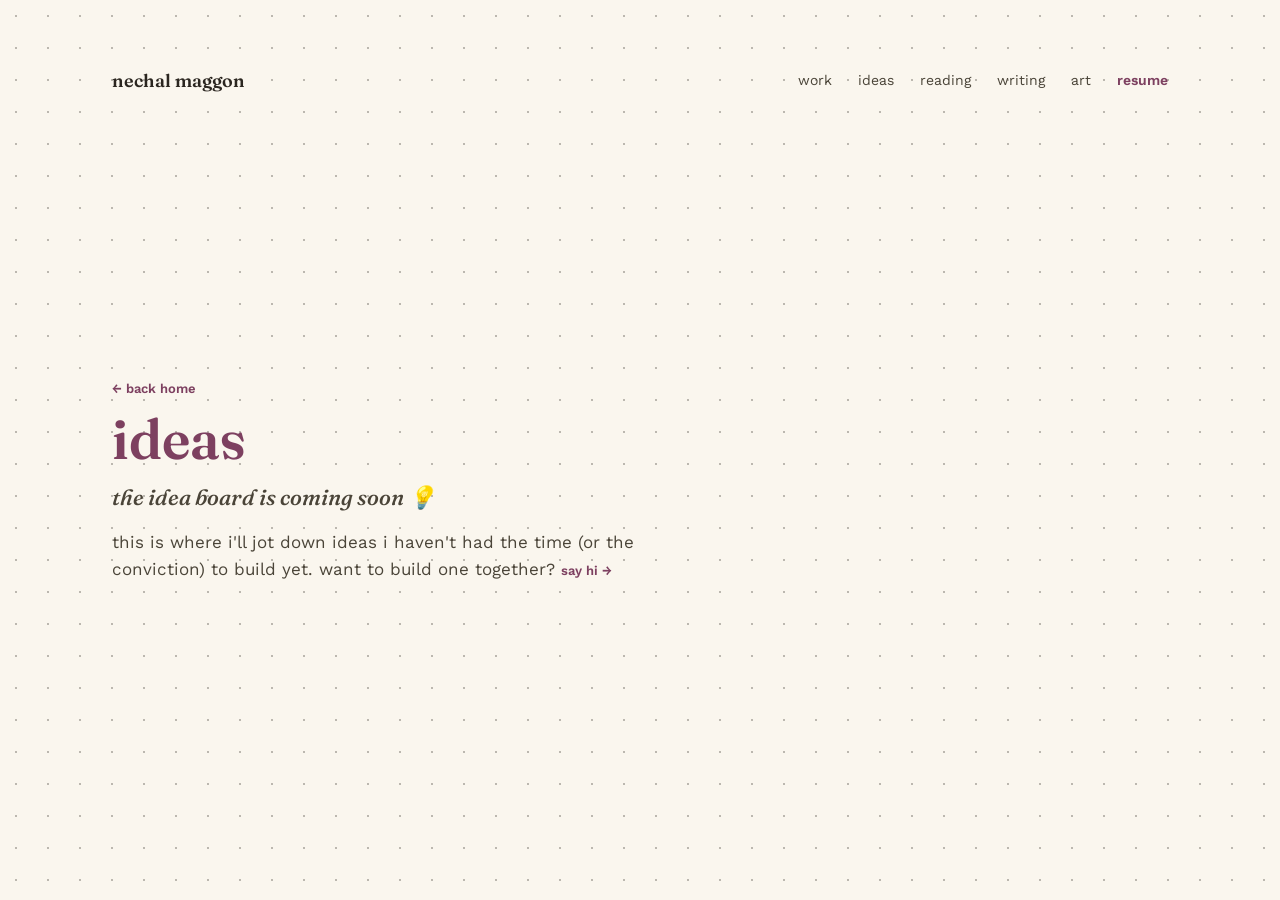
<file: ideas/index.html>
<!DOCTYPE html>
<html lang="en">
<head>
<meta charset="UTF-8">
<meta name="viewport" content="width=device-width, initial-scale=1.0">
<title>ideas — Nechal Maggon</title>
<meta name="description" content="ideas — Nechal Maggon. Coming soon.">
<link rel="icon" href="/nibble/icon.png">
<link rel="preconnect" href="https://fonts.googleapis.com">
<link rel="preconnect" href="https://fonts.gstatic.com" crossorigin>
<link rel="stylesheet" href="https://fonts.googleapis.com/css2?family=Fraunces:ital,wght@0,500;0,600;1,400;1,500&family=Work+Sans:wght@400;500;600&display=swap">
<link rel="stylesheet" href="/home.css">
</head>
<body>
<div class="page placeholder">
  <nav class="nav">
    <a class="logo" href="/">nechal maggon</a>
    <ul>
      <li><a href="/#work">work</a></li>
      <li><a href="/#ideas">ideas</a></li>
      <li><a href="/reading/">reading</a></li>
      <li><a href="https://medium.com/@nechalmaggon" target="_blank" rel="noopener">writing</a></li>
      <li><a href="/art/">art</a></li>
      <li><a class="resume" href="/resume.pdf" target="_blank" rel="noopener">resume</a></li>
    </ul>
  </nav>
  <main>
    <a class="cta back" href="/"><span class="arrow">←</span> back home</a>
    <h1>ideas</h1>
    <div class="sub">the idea board is coming soon 💡</div>
    <p>this is where i'll jot down ideas i haven't had the time (or the conviction) to build yet. want to build one together? <a class="cta" href="mailto:nechalmaggon@gmail.com">say hi <span class="arrow">→</span></a></p>
  </main>
</div>
</body>
</html>
</file>
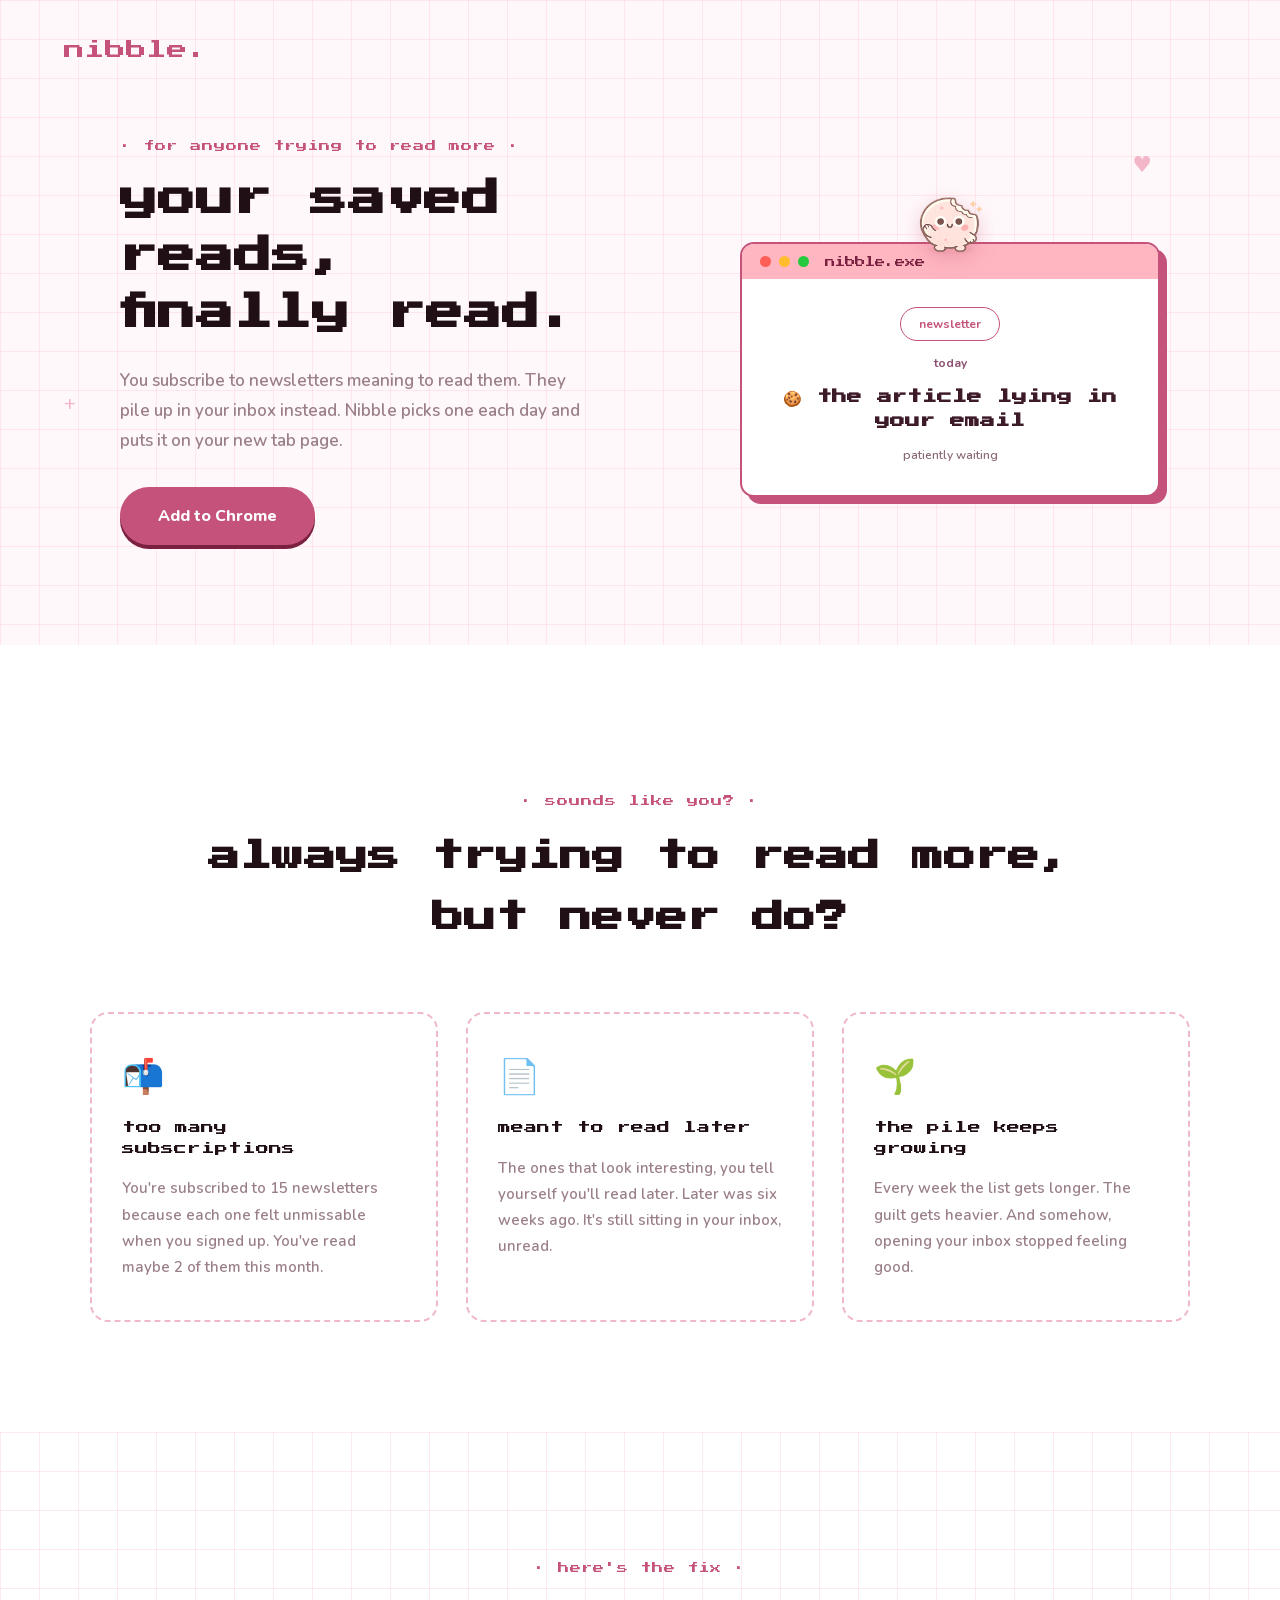
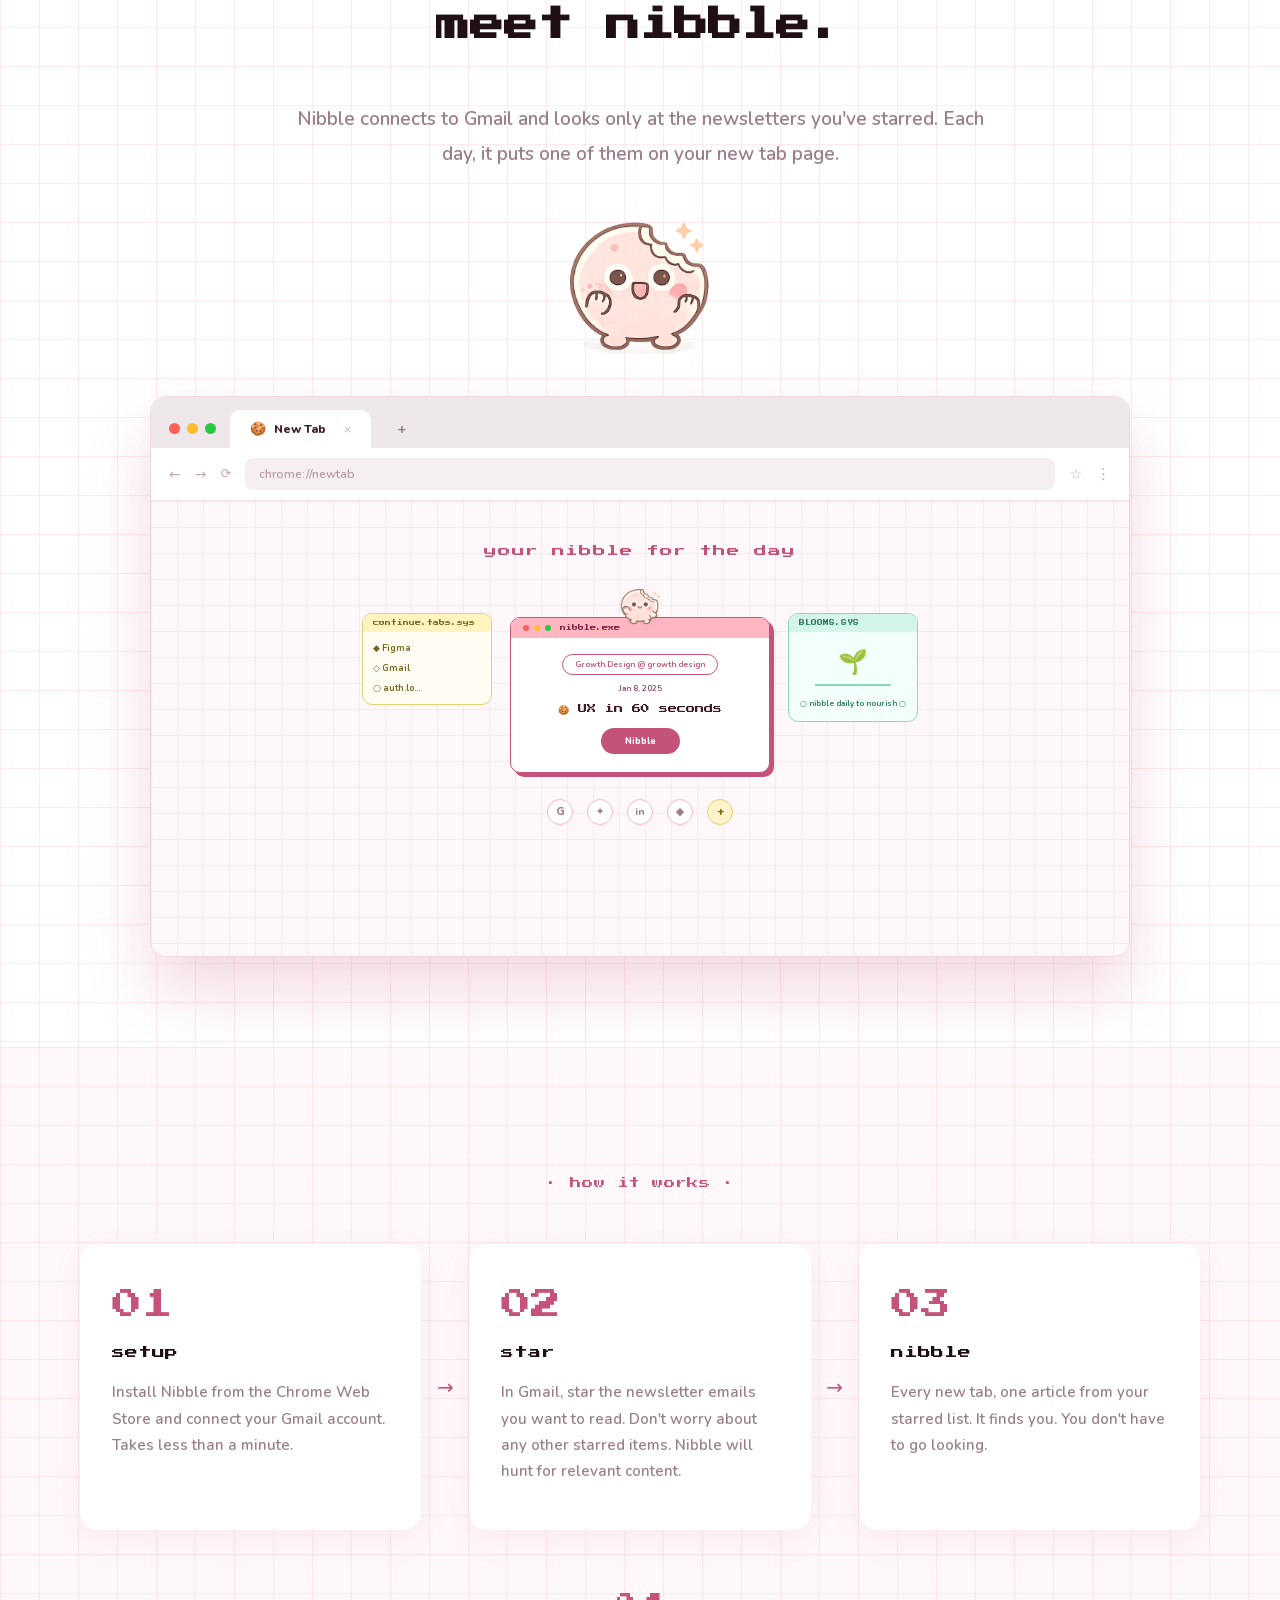
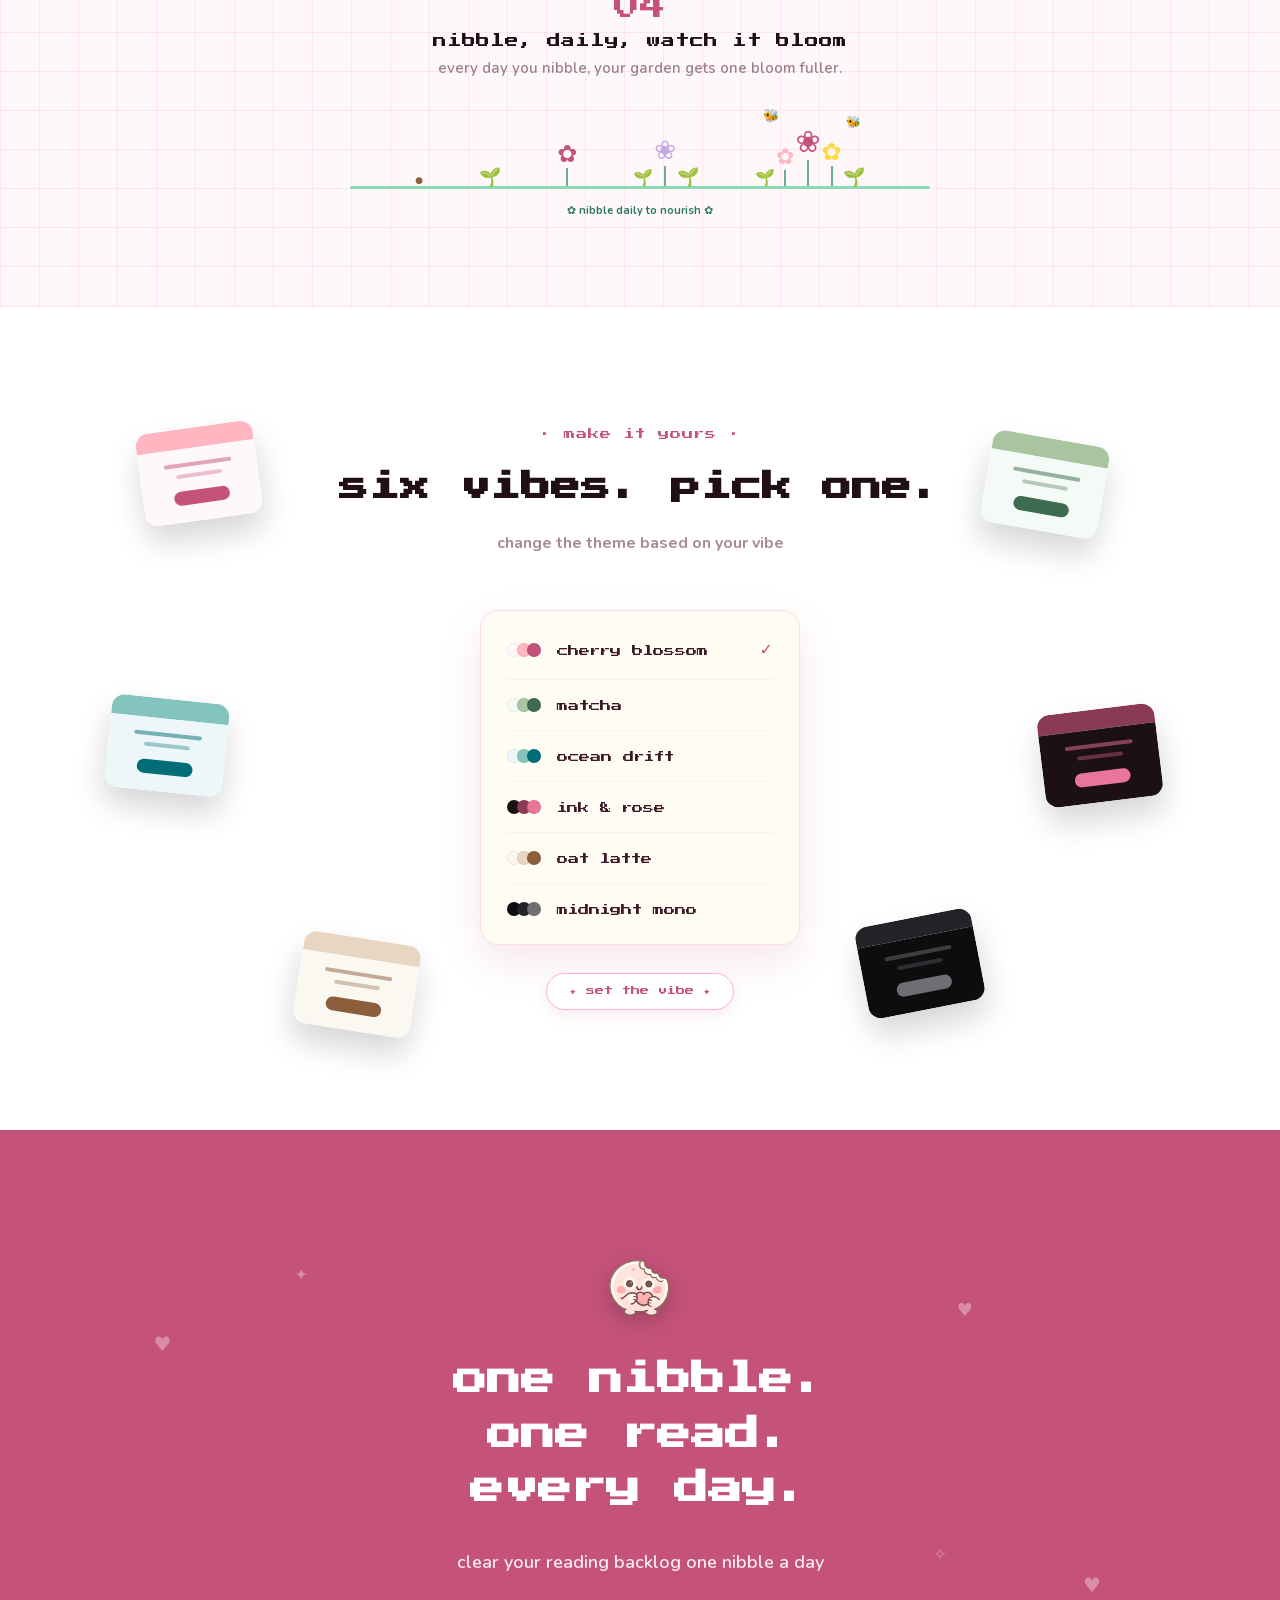
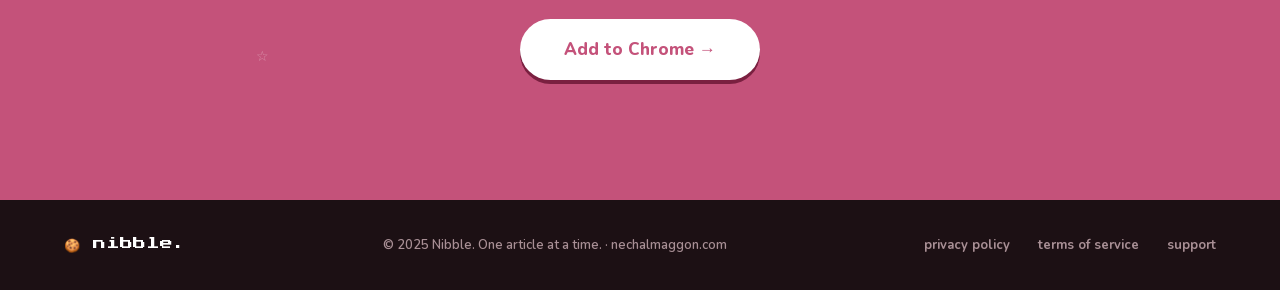
<file: nibble/index.html>
<!DOCTYPE html>
<html lang="en">
<head>
<meta charset="UTF-8">
<meta name="viewport" content="width=device-width, initial-scale=1.0">
<title>Nibble — one newsletter a day</title>
<meta name="description" content="Nibble is a Chrome extension that picks one of your starred Gmail newsletters each day and shows it on your new tab page.">
<link rel="icon" href="/nibble/icon.png">
<link rel="stylesheet" href="/style.css">
<link rel="stylesheet" href="/nibble/nibble.css">
</head>
<body class="np">
<main>
  <div class="top grid-bg">
    <header>nibble.</header>
    <span class="deco" aria-hidden="true" style="top:150px;right:10%;font-size:22px">♥</span>
    <span class="deco" aria-hidden="true" style="top:390px;left:5%;font-size:20px">+</span>
    <span class="deco" aria-hidden="true" style="top:400px;right:10%;font-size:18px">✦</span>
    <div class="hero">
      <div class="hero-copy">
        <div class="eyebrow">· for anyone trying to read more ·</div>
        <h1>your saved reads,<br>finally read.</h1>
        <p>You subscribe to newsletters meaning to read them. They pile up in your inbox instead. Nibble picks one each day and puts it on your new tab page.</p>
        <a class="btn" href="https://chromewebstore.google.com/detail/bmalnkbgjcnagmlbionhmdancmhleldh?utm_source=item-share-cb">Add to Chrome</a>
      </div>
      <div class="hero-art">
        <img src="/nibble/mascot.png" alt="Nibble cookie mascot">
        <div class="win">
          <div class="tb"><i></i><i></i><i></i><span>nibble.exe</span></div>
          <div class="bd">
            <div class="tag">newsletter</div>
            <div class="date">today</div>
            <h3>🍪 the article lying in your email</h3>
            <div class="wait">patiently waiting</div>
          </div>
        </div>
      </div>
    </div>
  </div>

  <section class="problem">
    <div class="eyebrow">· sounds like you? ·</div>
    <h2>always trying to read more,<br>but never do?</h2>
    <div class="cards">
      <div class="card"><div class="ico">📬</div><h3>too many subscriptions</h3><p>You're subscribed to 15 newsletters because each one felt unmissable when you signed up. You've read maybe 2 of them this month.</p></div>
      <div class="card"><div class="ico">📄</div><h3>meant to read later</h3><p>The ones that look interesting, you tell yourself you'll read later. Later was six weeks ago. It's still sitting in your inbox, unread.</p></div>
      <div class="card"><div class="ico">🌱</div><h3>the pile keeps growing</h3><p>Every week the list gets longer. The guilt gets heavier. And somehow, opening your inbox stopped feeling good.</p></div>
    </div>
  </section>

  <section class="meet grid-bg" style="background-color:#fff">
    <div class="eyebrow">· here's the fix ·</div>
    <h2>meet nibble.</h2>
    <p class="lead">Nibble connects to Gmail and looks only at the newsletters you've starred. Each day, it puts one of them on your new tab page.</p>
    <img class="mascot" src="/nibble/mascot-excited.png" alt="Excited Nibble cookie mascot">
    <div class="browser">
      <div class="b-tabs">
        <div class="b-dots"><i></i><i></i><i></i></div>
        <div class="b-tab"><span style="font-size:13px">🍪</span><span>New Tab</span><em>×</em></div>
        <div class="b-plus">+</div>
      </div>
      <div class="b-bar"><span>←</span><span>→</span><span style="font-size:13px">⟳</span><div class="b-url">chrome://newtab</div><span>☆</span><span style="font-size:15px">⋮</span></div>
      <div class="b-page">
        <div class="b-lbl">your nibble for the day</div>
        <div class="b-row">
          <div class="side tabs"><div class="h">continue.tabs.sys</div><div class="l"><div>◆ Figma</div><div>◇ Gmail</div><div>○ auth.lo...</div></div></div>
          <div class="mid">
            <img src="/nibble/mascot.png" alt="">
            <div class="win">
              <div class="tb"><i></i><i></i><i></i><span>nibble.exe</span></div>
              <div class="bd">
                <div class="tag">Growth.Design @ growth.design</div>
                <div class="date">Jan 8, 2025</div>
                <h3>🍪 UX in 60 seconds</h3>
                <div class="go">Nibble</div>
              </div>
            </div>
          </div>
          <div class="side bloom"><div class="h">BLOOMS.SYS</div><div class="l"><span aria-hidden="true">🌱</span><hr>○ nibble daily to nourish ○</div></div>
        </div>
        <div class="b-dock"><span>G</span><span>✦</span><span>in</span><span>◆</span><span>+</span></div>
      </div>
    </div>
  </section>

  <section class="how grid-bg">
    <div class="eyebrow">· how it works ·</div>
    <div class="steps">
      <div class="step"><div class="n">01</div><h3>setup</h3><p>Install Nibble from the Chrome Web Store and connect your Gmail account. Takes less than a minute.</p></div>
      <div class="arrow" aria-hidden="true">→</div>
      <div class="step"><div class="n">02</div><h3>star</h3><p>In Gmail, star the newsletter emails you want to read. Don't worry about any other starred items. Nibble will hunt for relevant content.</p></div>
      <div class="arrow" aria-hidden="true">→</div>
      <div class="step"><div class="n">03</div><h3>nibble</h3><p>Every new tab, one article from your starred list. It finds you. You don't have to go looking.</p></div>
    </div>
    <div class="garden">
      <div class="n">04</div>
      <h3>nibble, daily, watch it bloom</h3>
      <p>every day you nibble, your garden gets one bloom fuller.</p>
      <div class="plants">
        <div class="row" aria-hidden="true">
          <div class="pl"><span style="font-size:9px;color:#8b5e3c;margin-bottom:1px">●</span></div>
          <div class="pl"><span style="font-size:18px">🌱</span></div>
          <div class="pl"><span style="font-size:24px;color:#C4527A;margin-bottom:2px">✿</span><div class="stem" style="height:18px"></div></div>
          <div class="pl cl">
            <span style="font-size:16px">🌱</span>
            <div class="pl"><span style="font-size:26px;color:#c3a8e8;margin-bottom:2px">❀</span><div class="stem" style="height:20px"></div></div>
            <span style="font-size:18px">🌱</span>
          </div>
          <div class="pl cl big">
            <span class="bee" style="top:-2px;left:8px;font-size:13px">🐝</span>
            <span class="bee" style="top:4px;right:4px;font-size:12px">🐝</span>
            <span style="font-size:16px">🌱</span>
            <div class="pl"><span style="font-size:22px;color:#FFB6C1;margin-bottom:2px">✿</span><div class="stem" style="height:16px"></div></div>
            <div class="pl"><span style="font-size:30px;color:#C4527A;margin-bottom:2px">❀</span><div class="stem" style="height:26px"></div></div>
            <div class="pl"><span style="font-size:24px;color:#ffd93d;margin-bottom:2px">✿</span><div class="stem" style="height:20px"></div></div>
            <span style="font-size:18px">🌱</span>
          </div>
        </div>
        <div class="ground"></div>
        <div class="cap">✿ nibble daily to nourish ✿</div>
      </div>
    </div>
  </section>

  <section class="themes">
    <div class="mini" aria-hidden="true" title="cherry blossom" style="top:119px;left:140px;transform:rotate(-8deg)"><div class="h" style="background:#FFB6C1"></div><div class="b" style="background:#FFF8FA"><i style="background:#C4527A"></i><i style="background:#C4527A"></i><i style="background:#C4527A"></i></div></div>
    <div class="mini" aria-hidden="true" title="matcha" style="top:130px;right:176px;transform:rotate(10deg)"><div class="h" style="background:#a8c5a0"></div><div class="b" style="background:#f4faf6"><i style="background:#3d6b4f"></i><i style="background:#3d6b4f"></i><i style="background:#3d6b4f"></i></div></div>
    <div class="mini" aria-hidden="true" title="ocean drift" style="top:391px;left:108px;transform:rotate(6deg)"><div class="h" style="background:#83c5be"></div><div class="b" style="background:#edf6f9"><i style="background:#006d77"></i><i style="background:#006d77"></i><i style="background:#006d77"></i></div></div>
    <div class="mini" aria-hidden="true" title="ink &amp; rose" style="top:401px;right:121px;transform:rotate(-7deg)"><div class="h" style="background:#8b3a56"></div><div class="b" style="background:#1c1014"><i style="background:#e8759a"></i><i style="background:#e8759a"></i><i style="background:#e8759a"></i></div></div>
    <div class="mini" aria-hidden="true" title="oat latte" style="top:630px;left:298px;transform:rotate(9deg)"><div class="h" style="background:#e8d6c3"></div><div class="b" style="background:#fbf7f1"><i style="background:#8b5e3c"></i><i style="background:#8b5e3c"></i><i style="background:#8b5e3c"></i></div></div>
    <div class="mini" aria-hidden="true" title="midnight mono" style="top:609px;right:301px;transform:rotate(-11deg)"><div class="h" style="background:#232327"></div><div class="b" style="background:#0d0d0f"><i style="background:#6e6e73"></i><i style="background:#6e6e73"></i><i style="background:#6e6e73"></i></div></div>

    <div class="eyebrow">· make it yours ·</div>
    <h2>six vibes. pick one.</h2>
    <p class="sub">change the theme based on your vibe</p>
    <div class="list">
      <div><span class="sw"><i style="background:#FFF8FA"></i><i style="background:#FFB6C1"></i><i style="background:#C4527A"></i></span><span class="nm">cherry blossom</span><span class="ck">✓</span></div>
      <div><span class="sw"><i style="background:#f4faf6"></i><i style="background:#a8c5a0"></i><i style="background:#3d6b4f"></i></span><span class="nm">matcha</span></div>
      <div><span class="sw"><i style="background:#edf6f9"></i><i style="background:#83c5be"></i><i style="background:#006d77"></i></span><span class="nm">ocean drift</span></div>
      <div><span class="sw"><i style="background:#1c1014"></i><i style="background:#8b3a56"></i><i style="background:#e8759a"></i></span><span class="nm">ink &amp; rose</span></div>
      <div><span class="sw"><i style="background:#fbf7f1"></i><i style="background:#e8d6c3"></i><i style="background:#8b5e3c"></i></span><span class="nm">oat latte</span></div>
      <div><span class="sw"><i style="background:#0d0d0f"></i><i style="background:#232327"></i><i style="background:#6e6e73"></i></span><span class="nm">midnight mono</span></div>
    </div>
    <div class="vibe">✦ set the vibe ✦</div>
  </section>

  <section class="cta">
    <span class="deco" aria-hidden="true" style="top:30%;left:12%;font-size:20px">♥</span>
    <span class="deco" aria-hidden="true" style="top:20%;left:23%;font-size:16px">✦</span>
    <span class="deco" aria-hidden="true" style="top:25%;right:24%;font-size:18px">♥</span>
    <span class="deco" aria-hidden="true" style="bottom:20%;left:20%;font-size:14px">☆</span>
    <span class="deco" aria-hidden="true" style="bottom:30%;right:14%;font-size:20px">♥</span>
    <span class="deco" aria-hidden="true" style="bottom:35%;right:26%;font-size:17px">✧</span>
    <img src="/nibble/mascot-heart.png" alt="Nibble cookie mascot holding a heart">
    <h2>one nibble.<br>one read.<br>every day.</h2>
    <p>clear your reading backlog one nibble a day</p>
    <a class="btn white" href="https://chromewebstore.google.com/detail/bmalnkbgjcnagmlbionhmdancmhleldh?utm_source=item-share-cb">Add to Chrome →</a>
  </section>

  <footer>
    <div class="brand">🍪 nibble.</div>
    <div class="copy">© 2025 Nibble. One article at a time. · <a href="/" style="text-decoration:none">nechalmaggon.com</a></div>
    <nav>
      <a href="/nibble/privacy/">privacy policy</a>
      <a href="/nibble/terms/">terms of service</a>
      <a href="/nibble/support/">support</a>
    </nav>
  </footer>
</main>
</body>
</html>
</file>
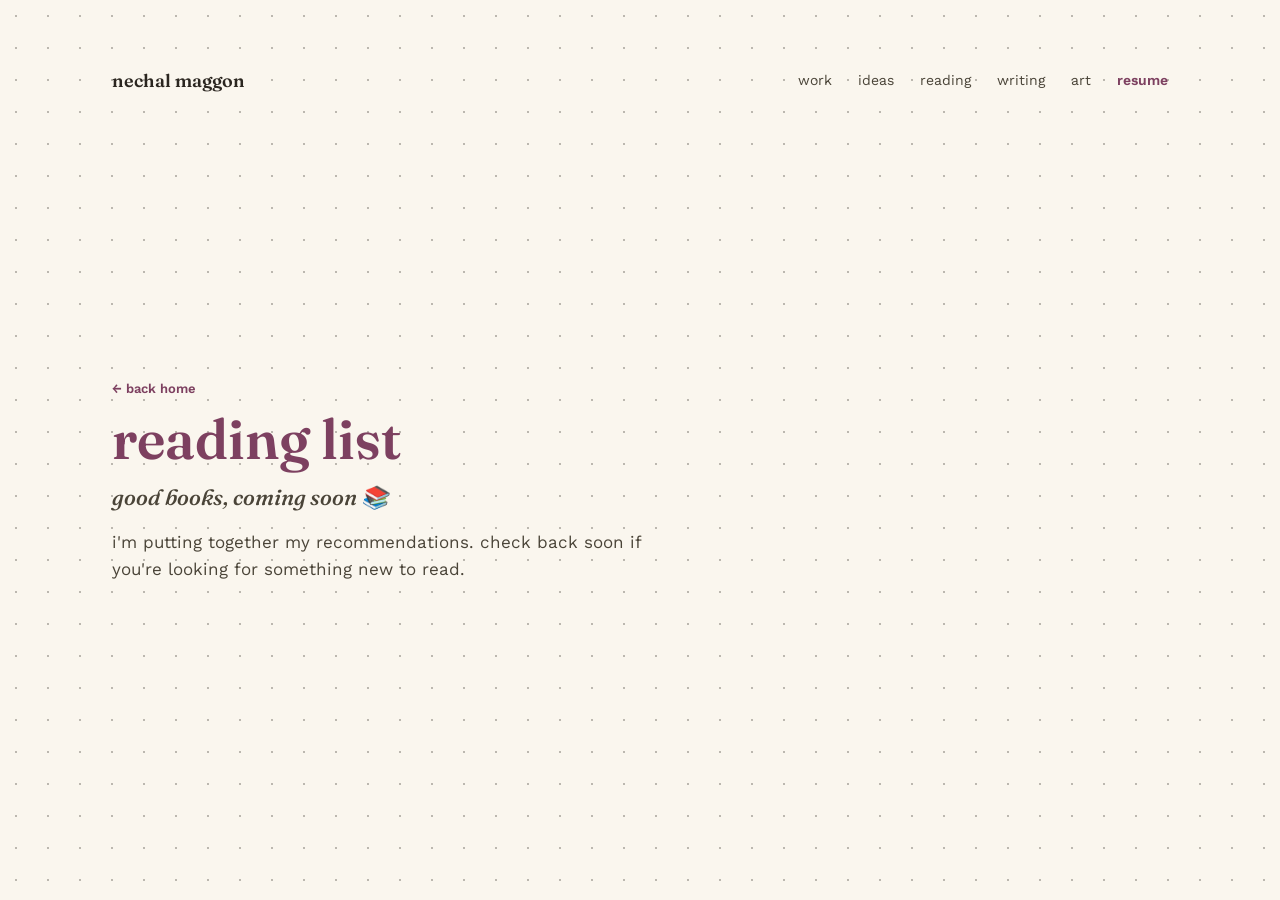
<file: reading/index.html>
<!DOCTYPE html>
<html lang="en">
<head>
<meta charset="UTF-8">
<meta name="viewport" content="width=device-width, initial-scale=1.0">
<title>reading list — Nechal Maggon</title>
<meta name="description" content="reading list — Nechal Maggon. Coming soon.">
<link rel="icon" href="/nibble/icon.png">
<link rel="preconnect" href="https://fonts.googleapis.com">
<link rel="preconnect" href="https://fonts.gstatic.com" crossorigin>
<link rel="stylesheet" href="https://fonts.googleapis.com/css2?family=Fraunces:ital,wght@0,500;0,600;1,400;1,500&family=Work+Sans:wght@400;500;600&display=swap">
<link rel="stylesheet" href="/home.css">
</head>
<body>
<div class="page placeholder">
  <nav class="nav">
    <a class="logo" href="/">nechal maggon</a>
    <ul>
      <li><a href="/#work">work</a></li>
      <li><a href="/#ideas">ideas</a></li>
      <li><a href="/reading/">reading</a></li>
      <li><a href="https://medium.com/@nechalmaggon" target="_blank" rel="noopener">writing</a></li>
      <li><a href="/art/">art</a></li>
      <li><a class="resume" href="/resume.pdf" target="_blank" rel="noopener">resume</a></li>
    </ul>
  </nav>
  <main>
    <a class="cta back" href="/"><span class="arrow">←</span> back home</a>
    <h1>reading list</h1>
    <div class="sub">good books, coming soon 📚</div>
    <p>i'm putting together my recommendations. check back soon if you're looking for something new to read.</p>
  </main>
</div>
</body>
</html>
</file>
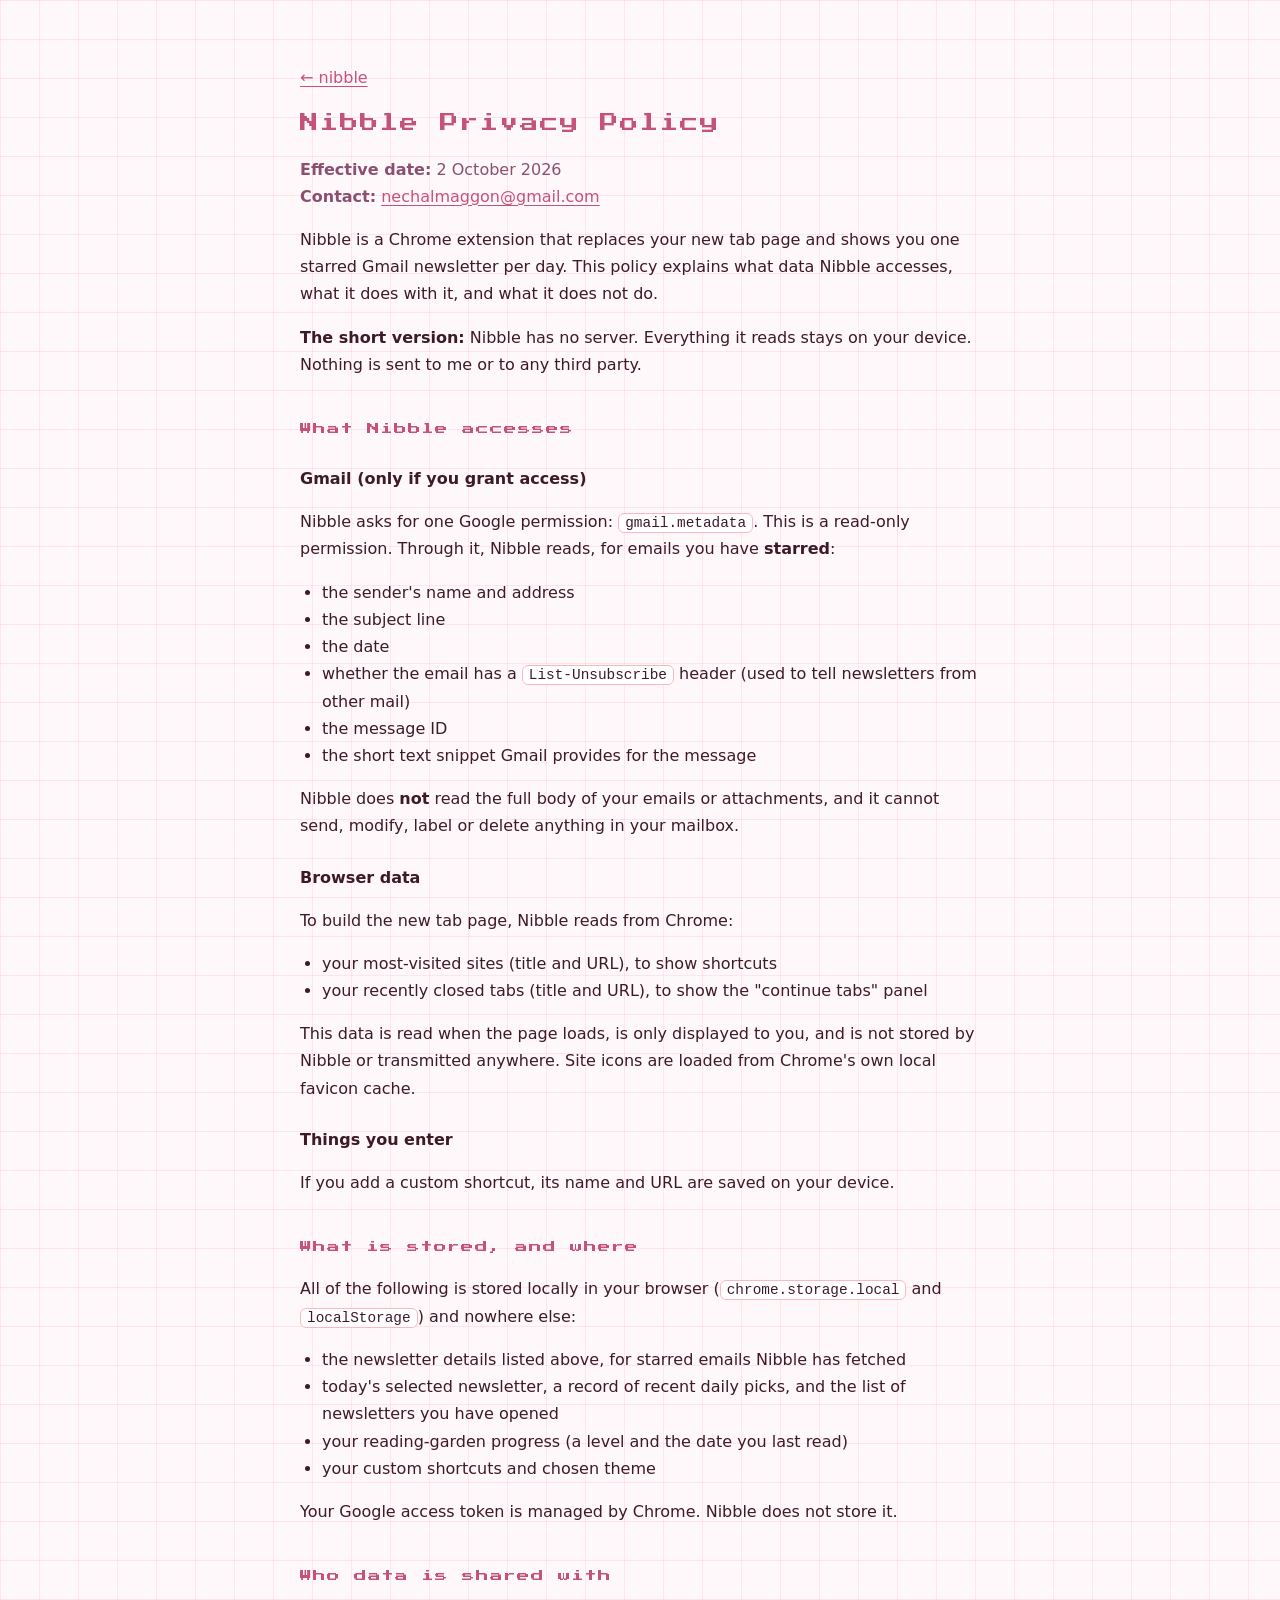
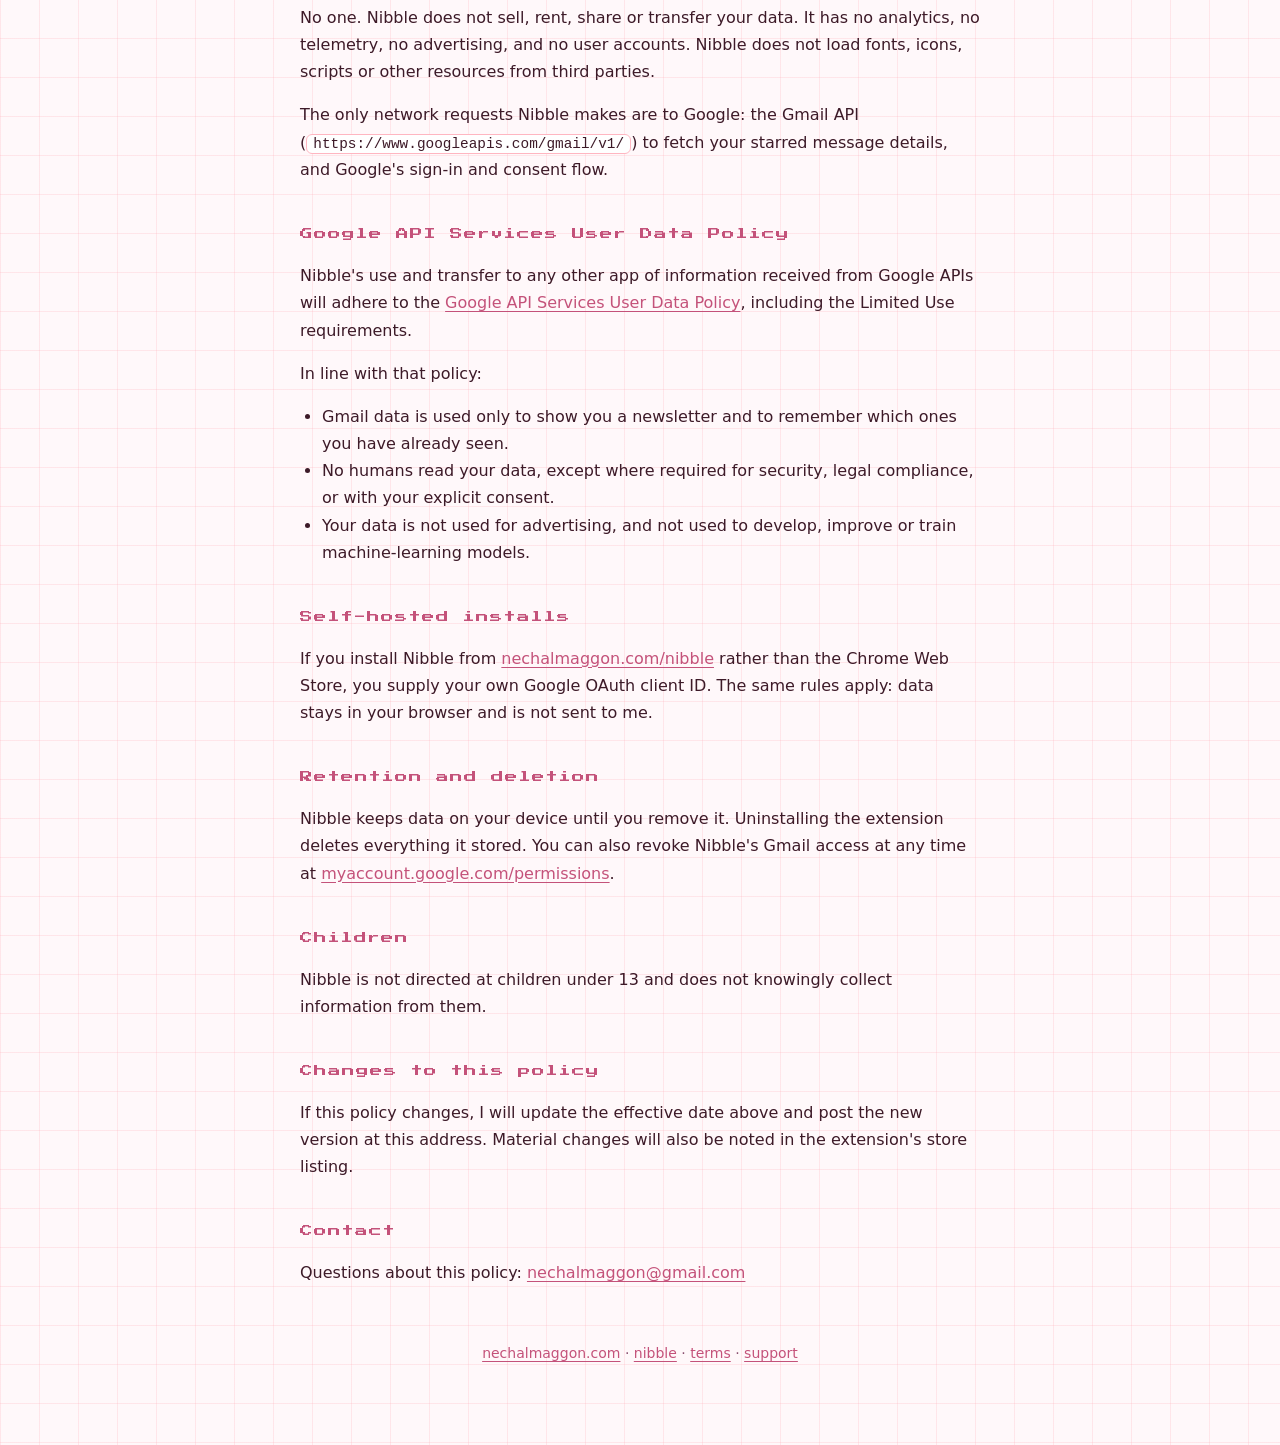
<file: nibble/privacy/index.html>
<!DOCTYPE html>
<html lang="en">
<head>
<meta charset="UTF-8">
<meta name="viewport" content="width=device-width, initial-scale=1.0">
<title>Nibble Privacy Policy</title>
<meta name="description" content="Privacy policy for the Nibble Chrome extension.">
<link rel="icon" href="/nibble/icon.png">
<link rel="stylesheet" href="/style.css">
</head>
<body class="legal">
<main>
  <p><a href="/nibble/">← nibble</a></p>
  <h1>Nibble Privacy Policy</h1>
  <p class="meta"><strong>Effective date:</strong> 2 October 2026<br><strong>Contact:</strong> <a href="mailto:nechalmaggon@gmail.com">nechalmaggon@gmail.com</a></p>

  <p>Nibble is a Chrome extension that replaces your new tab page and shows you one starred Gmail newsletter per day. This policy explains what data Nibble accesses, what it does with it, and what it does not do.</p>

  <p><strong>The short version:</strong> Nibble has no server. Everything it reads stays on your device. Nothing is sent to me or to any third party.</p>

  <h2>What Nibble accesses</h2>

  <h3>Gmail (only if you grant access)</h3>
  <p>Nibble asks for one Google permission: <code>gmail.metadata</code>. This is a read-only permission. Through it, Nibble reads, for emails you have <strong>starred</strong>:</p>
  <ul>
    <li>the sender's name and address</li>
    <li>the subject line</li>
    <li>the date</li>
    <li>whether the email has a <code>List-Unsubscribe</code> header (used to tell newsletters from other mail)</li>
    <li>the message ID</li>
    <li>the short text snippet Gmail provides for the message</li>
  </ul>
  <p>Nibble does <strong>not</strong> read the full body of your emails or attachments, and it cannot send, modify, label or delete anything in your mailbox.</p>

  <h3>Browser data</h3>
  <p>To build the new tab page, Nibble reads from Chrome:</p>
  <ul>
    <li>your most-visited sites (title and URL), to show shortcuts</li>
    <li>your recently closed tabs (title and URL), to show the "continue tabs" panel</li>
  </ul>
  <p>This data is read when the page loads, is only displayed to you, and is not stored by Nibble or transmitted anywhere. Site icons are loaded from Chrome's own local favicon cache.</p>

  <h3>Things you enter</h3>
  <p>If you add a custom shortcut, its name and URL are saved on your device.</p>

  <h2>What is stored, and where</h2>
  <p>All of the following is stored locally in your browser (<code>chrome.storage.local</code> and <code>localStorage</code>) and nowhere else:</p>
  <ul>
    <li>the newsletter details listed above, for starred emails Nibble has fetched</li>
    <li>today's selected newsletter, a record of recent daily picks, and the list of newsletters you have opened</li>
    <li>your reading-garden progress (a level and the date you last read)</li>
    <li>your custom shortcuts and chosen theme</li>
  </ul>
  <p>Your Google access token is managed by Chrome. Nibble does not store it.</p>

  <h2>Who data is shared with</h2>
  <p>No one. Nibble does not sell, rent, share or transfer your data. It has no analytics, no telemetry, no advertising, and no user accounts. Nibble does not load fonts, icons, scripts or other resources from third parties.</p>
  <p>The only network requests Nibble makes are to Google: the Gmail API (<code>https://www.googleapis.com/gmail/v1/</code>) to fetch your starred message details, and Google's sign-in and consent flow.</p>

  <h2>Google API Services User Data Policy</h2>
  <p>Nibble's use and transfer to any other app of information received from Google APIs will adhere to the <a href="https://developers.google.com/terms/api-services-user-data-policy">Google API Services User Data Policy</a>, including the Limited Use requirements.</p>
  <p>In line with that policy:</p>
  <ul>
    <li>Gmail data is used only to show you a newsletter and to remember which ones you have already seen.</li>
    <li>No humans read your data, except where required for security, legal compliance, or with your explicit consent.</li>
    <li>Your data is not used for advertising, and not used to develop, improve or train machine-learning models.</li>
  </ul>

  <h2>Self-hosted installs</h2>
  <p>If you install Nibble from <a href="/nibble/">nechalmaggon.com/nibble</a> rather than the Chrome Web Store, you supply your own Google OAuth client ID. The same rules apply: data stays in your browser and is not sent to me.</p>

  <h2>Retention and deletion</h2>
  <p>Nibble keeps data on your device until you remove it. Uninstalling the extension deletes everything it stored. You can also revoke Nibble's Gmail access at any time at <a href="https://myaccount.google.com/permissions">myaccount.google.com/permissions</a>.</p>

  <h2>Children</h2>
  <p>Nibble is not directed at children under 13 and does not knowingly collect information from them.</p>

  <h2>Changes to this policy</h2>
  <p>If this policy changes, I will update the effective date above and post the new version at this address. Material changes will also be noted in the extension's store listing.</p>

  <h2>Contact</h2>
  <p>Questions about this policy: <a href="mailto:nechalmaggon@gmail.com">nechalmaggon@gmail.com</a></p>

  <footer>
    <a href="/">nechalmaggon.com</a> · <a href="/nibble/">nibble</a> · <a href="/nibble/terms/">terms</a> · <a href="/nibble/support/">support</a>
  </footer>
</main>
</body>
</html>
</file>
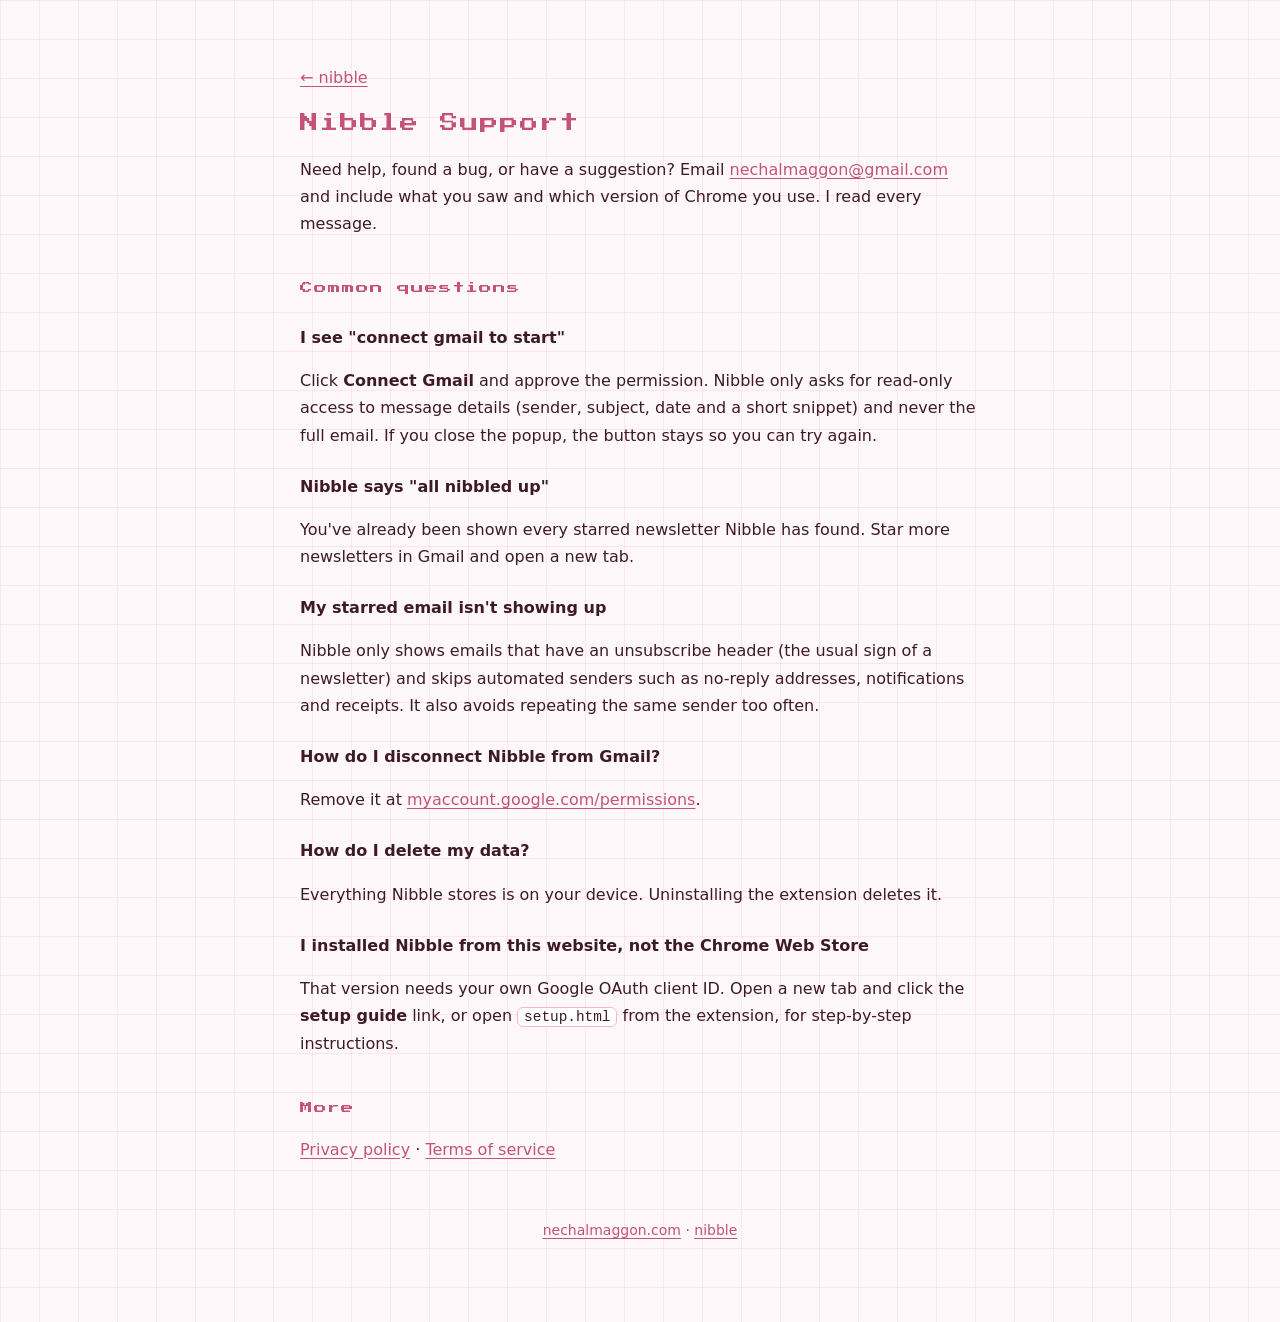
<file: nibble/support/index.html>
<!DOCTYPE html>
<html lang="en">
<head>
<meta charset="UTF-8">
<meta name="viewport" content="width=device-width, initial-scale=1.0">
<title>Nibble Support</title>
<meta name="description" content="Help and contact details for the Nibble Chrome extension.">
<link rel="icon" href="/nibble/icon.png">
<link rel="stylesheet" href="/style.css">
</head>
<body class="legal">
<main>
  <p><a href="/nibble/">← nibble</a></p>
  <h1>Nibble Support</h1>
  <p>Need help, found a bug, or have a suggestion? Email <a href="mailto:nechalmaggon@gmail.com">nechalmaggon@gmail.com</a> and include what you saw and which version of Chrome you use. I read every message.</p>

  <h2>Common questions</h2>

  <h3>I see "connect gmail to start"</h3>
  <p>Click <strong>Connect Gmail</strong> and approve the permission. Nibble only asks for read-only access to message details (sender, subject, date and a short snippet) and never the full email. If you close the popup, the button stays so you can try again.</p>

  <h3>Nibble says "all nibbled up"</h3>
  <p>You've already been shown every starred newsletter Nibble has found. Star more newsletters in Gmail and open a new tab.</p>

  <h3>My starred email isn't showing up</h3>
  <p>Nibble only shows emails that have an unsubscribe header (the usual sign of a newsletter) and skips automated senders such as no-reply addresses, notifications and receipts. It also avoids repeating the same sender too often.</p>

  <h3>How do I disconnect Nibble from Gmail?</h3>
  <p>Remove it at <a href="https://myaccount.google.com/permissions">myaccount.google.com/permissions</a>.</p>

  <h3>How do I delete my data?</h3>
  <p>Everything Nibble stores is on your device. Uninstalling the extension deletes it.</p>

  <h3>I installed Nibble from this website, not the Chrome Web Store</h3>
  <p>That version needs your own Google OAuth client ID. Open a new tab and click the <strong>setup guide</strong> link, or open <code>setup.html</code> from the extension, for step-by-step instructions.</p>

  <h2>More</h2>
  <p><a href="/nibble/privacy/">Privacy policy</a> · <a href="/nibble/terms/">Terms of service</a></p>

  <footer>
    <a href="/">nechalmaggon.com</a> · <a href="/nibble/">nibble</a>
  </footer>
</main>
</body>
</html>
</file>
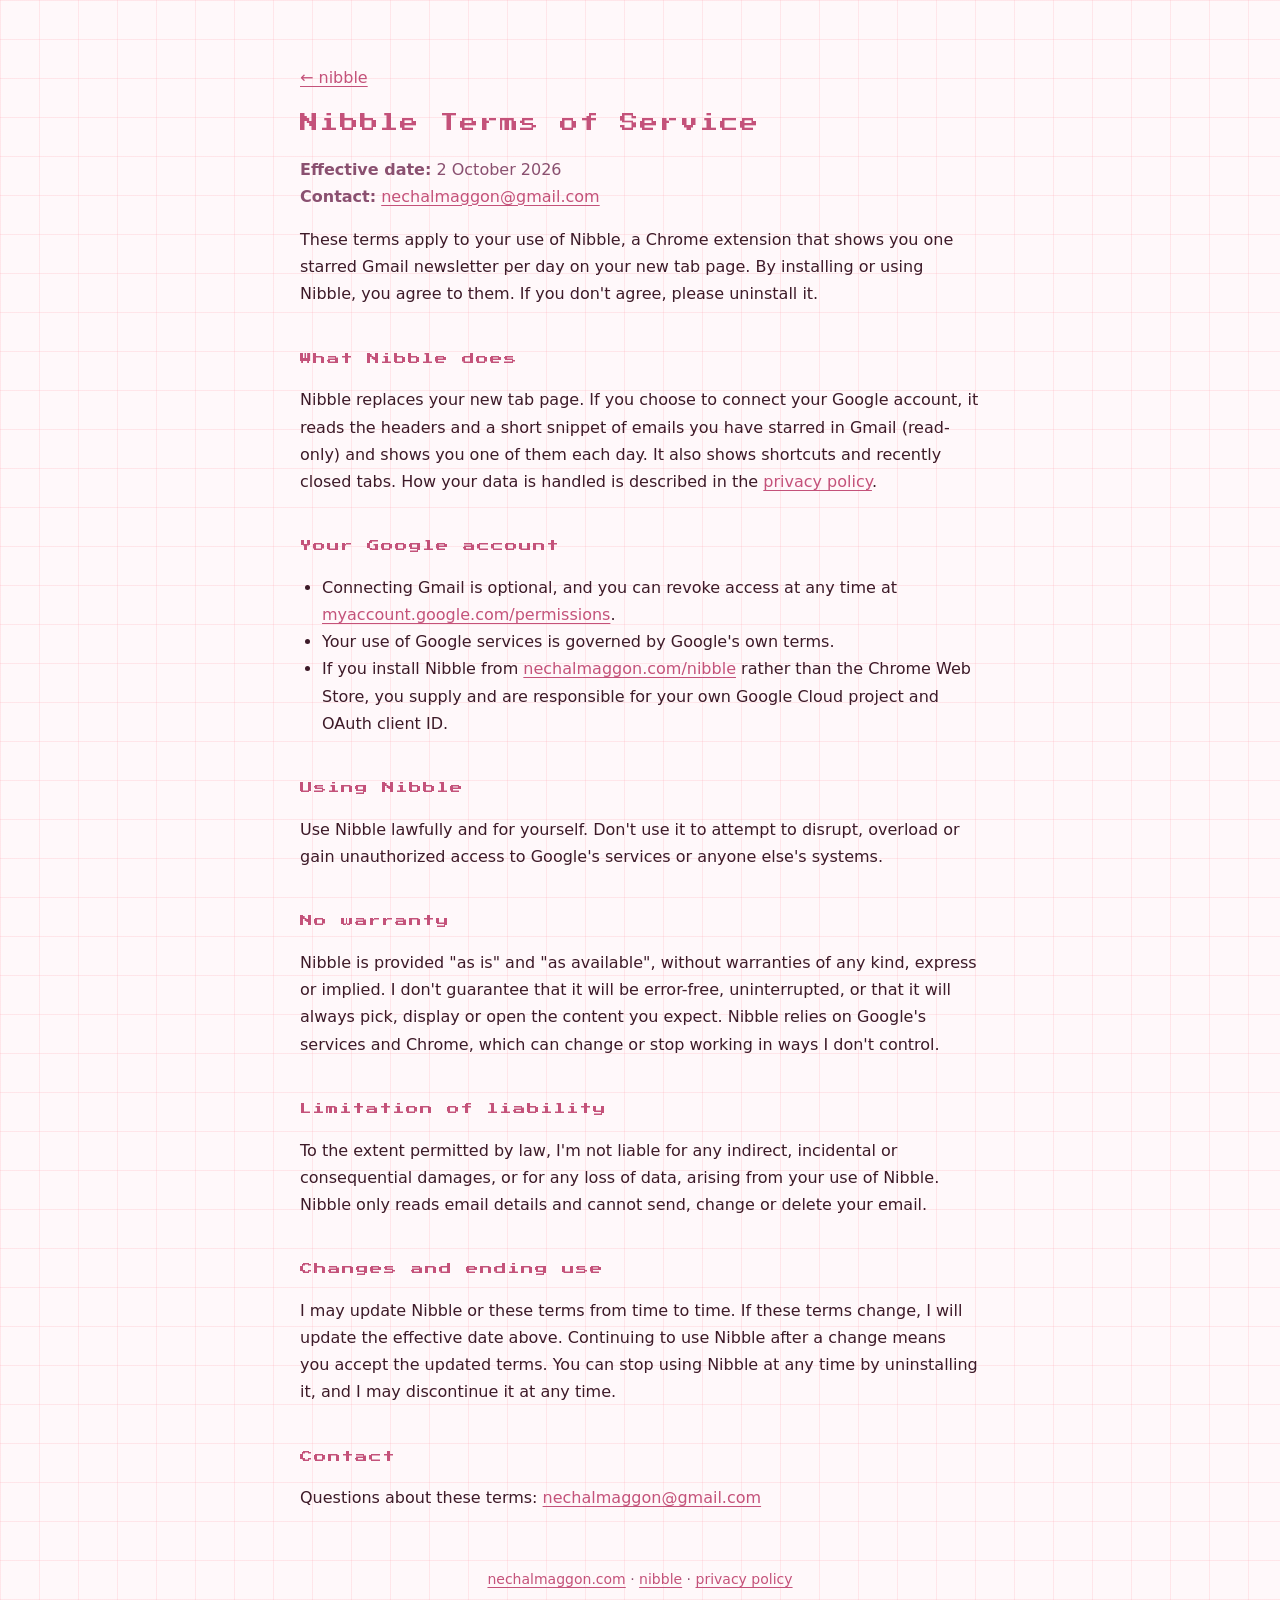
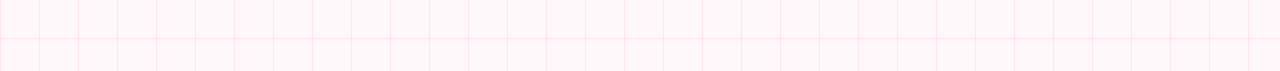
<file: nibble/terms/index.html>
<!DOCTYPE html>
<html lang="en">
<head>
<meta charset="UTF-8">
<meta name="viewport" content="width=device-width, initial-scale=1.0">
<title>Nibble Terms of Service</title>
<meta name="description" content="Terms of service for the Nibble Chrome extension.">
<link rel="icon" href="/nibble/icon.png">
<link rel="stylesheet" href="/style.css">
</head>
<body class="legal">
<main>
  <p><a href="/nibble/">← nibble</a></p>
  <h1>Nibble Terms of Service</h1>
  <p class="meta"><strong>Effective date:</strong> 2 October 2026<br><strong>Contact:</strong> <a href="mailto:nechalmaggon@gmail.com">nechalmaggon@gmail.com</a></p>

  <p>These terms apply to your use of Nibble, a Chrome extension that shows you one starred Gmail newsletter per day on your new tab page. By installing or using Nibble, you agree to them. If you don't agree, please uninstall it.</p>

  <h2>What Nibble does</h2>
  <p>Nibble replaces your new tab page. If you choose to connect your Google account, it reads the headers and a short snippet of emails you have starred in Gmail (read-only) and shows you one of them each day. It also shows shortcuts and recently closed tabs. How your data is handled is described in the <a href="/nibble/privacy/">privacy policy</a>.</p>

  <h2>Your Google account</h2>
  <ul>
    <li>Connecting Gmail is optional, and you can revoke access at any time at <a href="https://myaccount.google.com/permissions">myaccount.google.com/permissions</a>.</li>
    <li>Your use of Google services is governed by Google's own terms.</li>
    <li>If you install Nibble from <a href="/nibble/">nechalmaggon.com/nibble</a> rather than the Chrome Web Store, you supply and are responsible for your own Google Cloud project and OAuth client ID.</li>
  </ul>

  <h2>Using Nibble</h2>
  <p>Use Nibble lawfully and for yourself. Don't use it to attempt to disrupt, overload or gain unauthorized access to Google's services or anyone else's systems.</p>

  <h2>No warranty</h2>
  <p>Nibble is provided "as is" and "as available", without warranties of any kind, express or implied. I don't guarantee that it will be error-free, uninterrupted, or that it will always pick, display or open the content you expect. Nibble relies on Google's services and Chrome, which can change or stop working in ways I don't control.</p>

  <h2>Limitation of liability</h2>
  <p>To the extent permitted by law, I'm not liable for any indirect, incidental or consequential damages, or for any loss of data, arising from your use of Nibble. Nibble only reads email details and cannot send, change or delete your email.</p>

  <h2>Changes and ending use</h2>
  <p>I may update Nibble or these terms from time to time. If these terms change, I will update the effective date above. Continuing to use Nibble after a change means you accept the updated terms. You can stop using Nibble at any time by uninstalling it, and I may discontinue it at any time.</p>

  <h2>Contact</h2>
  <p>Questions about these terms: <a href="mailto:nechalmaggon@gmail.com">nechalmaggon@gmail.com</a></p>

  <footer>
    <a href="/">nechalmaggon.com</a> · <a href="/nibble/">nibble</a> · <a href="/nibble/privacy/">privacy policy</a>
  </footer>
</main>
</body>
</html>
</file>
<file: home.css>
/* Home page + its placeholder pages (reading, art, drift, ideas).
   Values mirror the "Homepage — Plum, dot grid v2" design at a 1280px artboard. */

:root {
  --paper: #FAF6EE;
  --ink: #2B2620;
  --ink-2: #4A4438;
  --line: #362A22;
  --plum: #7D4060;
  --plum-dark: #5E2E47;
  --sand: #F1EAD9;
  --muted: #9A8F7A;
  --muted-2: #7A7266;
  --serif: 'Fraunces', Georgia, serif;
  --sans: 'Work Sans', system-ui, sans-serif;
}

* { box-sizing: border-box; }

body {
  margin: 0;
  background-color: var(--paper);
  background-image: radial-gradient(circle, rgba(43,38,32,0.3) 0.8px, transparent 1.15px);
  background-size: 32px 32px;
  background-position: calc(50% + 16px) 0; /* dots land on 16px offsets from the page's left edge, so the crosses sit on dots at any width */
  color: var(--ink);
  font-family: var(--sans);
  -webkit-font-smoothing: antialiased;
}

a { color: inherit; text-decoration: none; }
a:focus-visible { outline: 2px solid var(--plum); outline-offset: 3px; }

.page {
  position: relative;
  max-width: 1280px;
  margin: 0 auto;
  padding: 64px 112px 0;
}

/* ---- shared bits ---- */

.serif { font-family: var(--serif); }

.cta {
  display: inline-flex;
  align-items: center;
  gap: 4px;
  font-size: 13px;
  font-weight: 600;
  color: var(--plum);
  transition: color .15s;
}
.cta .arrow { display: inline-block; transition: transform .2s ease; }
.cta:hover, a:hover .cta { color: var(--plum-dark); text-decoration: underline; text-underline-offset: 3px; }
.cta:hover .arrow, a:hover .cta .arrow { transform: translateX(4px); }

.eyebrow {
  font-size: 13px;
  letter-spacing: 1.5px;
  text-transform: uppercase;
  color: var(--plum);
  font-weight: 600;
}

.fig {
  font-style: italic;
  font-size: 10px;
  letter-spacing: 1.5px;
  text-transform: uppercase;
  line-height: 1.4;
  color: var(--muted);
  white-space: nowrap;
}
.fig b { font-style: normal; font-weight: 400; margin-right: 8px; }

.crosses { position: absolute; inset: 0; pointer-events: none; }
.crosses i {
  position: absolute;
  width: 16px;
  height: 16px;
  background:
    linear-gradient(rgba(43,38,32,0.55), rgba(43,38,32,0.55)) 0 7.5px / 16px 1px no-repeat,
    linear-gradient(rgba(43,38,32,0.55), rgba(43,38,32,0.55)) 7.5px 0 / 1px 16px no-repeat;
}

/* ---- nav ---- */

.nav {
  height: 32px;
  display: flex;
  justify-content: space-between;
  align-items: center;
}
.nav .logo { font-family: var(--serif); font-weight: 600; font-size: 18px; transition: color .15s; }
.nav .logo:hover { color: var(--plum); }
.nav ul { display: flex; gap: 26px; margin: 0; padding: 0; list-style: none; font-size: 14px; color: var(--ink-2); }
.nav ul a {
  background: linear-gradient(currentColor, currentColor) 0 100% / 0 1px no-repeat;
  padding-bottom: 2px;
  transition: color .15s, background-size .2s ease;
}
.nav ul a:hover { color: var(--plum); background-size: 100% 1px; }
.nav ul a.resume { font-weight: 600; color: var(--plum); }
.nav ul a.resume:hover { color: var(--plum-dark); }

/* ---- hero ---- */

.hero { margin-top: 80px; height: 320px; display: flex; gap: 64px; }
.hero-text { width: 544px; display: flex; flex-direction: column; justify-content: center; gap: 14px; }
.hero h1 { margin: 0; font-family: var(--serif); font-weight: 600; font-size: 56px; line-height: 1.05; color: var(--plum); }
.hero .sub { font-family: var(--serif); font-style: italic; font-weight: 500; font-size: 22px; color: var(--ink-2); }
.hero p { margin: 4px 0 0; font-size: 17px; line-height: 1.6; color: var(--ink-2); }
.hero-art { position: relative; width: 448px; height: 320px; flex-shrink: 0; }
.hero-art img { position: absolute; left: 88px; top: -56px; height: 496px; width: auto; display: block; }
.hero-art .fig { position: absolute; left: 88px; width: 360px; top: 452px; text-align: center; }

/* ---- section heads ---- */

.section-head { display: flex; flex-direction: column; justify-content: flex-end; gap: 10px; }
.section-head h2 { margin: 0; font-family: var(--serif); font-weight: 600; font-size: 30px; }
.section-head p { margin: 0; font-size: 15px; color: var(--ink-2); line-height: 1.7; max-width: 680px; }
#work { margin-top: 192px; height: 160px; }
#fun { margin-top: 95px; height: 128px; }

/* ---- day job ---- */

.work-grid { margin-top: 64px; display: grid; grid-template-columns: 640px 384px; gap: 32px; }
.shot { margin: 0; display: flex; flex-direction: column; gap: 6px; }
.shot figcaption { text-align: right; font-size: 10px; letter-spacing: 1.5px; color: var(--muted-2); font-style: italic; line-height: 1.5; }
.frame { position: relative; border: 1px solid #E4DCCC; border-radius: 8px; background: #FFFFFF; }
.frame img { border-radius: 7px; display: block; width: 100%; height: 100%; object-fit: cover; object-position: center top; }
.shot-main { height: 100%; }
.shot-main .frame { flex: 1; min-height: 0; background: #F8F3E9; }
.shot-main .frame img { position: absolute; inset: 0; object-position: left top; }
.shot-side { display: flex; flex-direction: column; gap: 16px; }
.frame-rbac { height: 160px; }
.frame-credits { height: 219px; }
.frame .tl { left: -9px; top: -9px; }
.frame .tr { right: -9px; top: -9px; }
.frame .br { right: -9px; bottom: -9px; }
.frame .x { position: absolute; width: 16px; height: 16px; z-index: 1; pointer-events: none;
  background:
    linear-gradient(rgba(43,38,32,0.55), rgba(43,38,32,0.55)) 0 7.5px / 16px 1px no-repeat,
    linear-gradient(rgba(43,38,32,0.55), rgba(43,38,32,0.55)) 7.5px 0 / 1px 16px no-repeat; }

.shipped { margin-top: 44px; }
.shipped h3 { margin: 0; height: 32px; display: flex; align-items: center; font-family: var(--serif); font-style: normal; font-weight: 400; font-size: 18px; }
.shipped .row { min-height: 64px; box-sizing: border-box; border-top: 1px solid rgba(54,42,34,0.45); display: flex; gap: 32px; align-items: center; }
.shipped .row:last-child { border-bottom: 1px solid var(--line); }
.shipped .name { width: 304px; flex-shrink: 0; font-weight: 500; font-size: 15px; }
.shipped .desc { flex: 1; font-size: 14px; color: var(--ink-2); line-height: 1.5; }

.section-head { position: relative; }
.work-link { position: absolute; right: 0; bottom: 5px; font-size: 13px; font-weight: 600; color: var(--plum); }
.work-link:hover { text-decoration: underline; text-underline-offset: 3px; }

/* ---- side projects ---- */

.projects {
  margin-top: 32px;
  height: 544px;
  display: grid;
  grid-template-columns: repeat(3, 320px);
  gap: 48px;
  align-items: start;
}
.project { display: flex; flex-direction: column; }
.project-card {
  position: relative;
  height: 416px;
  background: var(--sand);
  outline: 1.5px solid var(--line);
  outline-offset: -0.75px;
  display: flex;
  flex-direction: column;
  transition: transform .2s ease, box-shadow .2s ease;
}
.project-card .art { padding: 24px; background: #F8F3E9; flex-shrink: 0; }
.project-card .body { flex: 1; padding: 20px 24px 32px; display: flex; flex-direction: column; gap: 10px; }
.project-card h3 { margin: 0; font-family: var(--serif); font-weight: 600; font-size: 20px; }
.project-card p { margin: 0; font-size: 13px; color: var(--ink-2); line-height: 1.55; flex: 1; }
.project-card:hover { transform: translate(-3px, -3px); box-shadow: 4px 4px 0 var(--line); }

.note {
  position: relative;
  z-index: 2;
  margin: 20px 0 0 28px;
  width: 264px;
  background: #FEFCF8;
  border: 1px solid #E6DFD2;
  box-shadow: 0 2px 5px rgba(43,38,32,0.12);
  padding: 18px 16px 14px;
  transform: rotate(var(--tilt));
}
.note::before {
  content: '';
  position: absolute; top: -8px; left: 50%;
  width: 52px; height: 16px; margin-left: -26px;
  background: rgba(214,196,176,0.6);
  transform: rotate(var(--tape));
}
.note .label { font-size: 10px; letter-spacing: 1.5px; text-transform: uppercase; color: var(--muted); margin-bottom: 4px; }
.note p { margin: 0; font-size: 13px; line-height: 1.55; color: var(--ink-2); }

/* ---- principles ---- */

.delight {
  position: relative;
  margin-top: 96px;
  height: 417px;
  border-bottom: 1px solid var(--line);
  padding-top: 32px;
  display: flex;
  gap: 64px;
}
.delight > .fig { position: absolute; right: 0; top: 424px; text-align: right; }
.delight-intro { width: 480px; display: flex; flex-direction: column; gap: 18px; }
.delight-intro h2 { margin: 0; font-family: var(--serif); font-weight: 500; font-size: 38px; line-height: 1.15; color: var(--plum); }
.delight-intro .rule { width: 48px; height: 2px; background: var(--plum); }
.delight-intro p { margin: 0; font-size: 15px; color: var(--ink-2); line-height: 1.7; }
.rules { width: 512px; display: flex; flex-direction: column; gap: 22px; }
.rules .eyebrow { margin-bottom: -6px; }
.rule-item { display: flex; gap: 16px; align-items: flex-start; }
.rule-item .icon { width: 32px; height: 32px; border-radius: 50%; background: var(--ink); display: flex; align-items: center; justify-content: center; flex-shrink: 0; }
.rule-item h3 { margin: 0 0 4px; font-weight: 600; font-size: 15px; }
.rule-item p { margin: 0; font-size: 14px; color: var(--ink-2); line-height: 1.6; }

/* ---- more about me ---- */

.more-title { margin: 80px 0 0; height: 32px; display: flex; align-items: center; font-family: var(--serif); font-weight: 600; font-size: 24px; color: var(--plum); }
.wire { position: relative; margin-top: 47px; height: 384px; }
.wire img { display: block; width: 1056px; height: 384px; }
.wire .fig { position: absolute; right: 0; top: 394px; text-align: right; }

.ideas { margin-top: 16px; height: 96px; display: flex; justify-content: space-between; align-items: flex-start; gap: 32px; }
.ideas h3 { margin: 0 0 6px; font-family: var(--serif); font-weight: 600; font-size: 18px; }
.ideas p { margin: 0; font-size: 14px; color: var(--ink-2); line-height: 1.6; max-width: 640px; }
.ideas .cta { white-space: nowrap; align-self: flex-end; padding-bottom: 8px; }

.links { margin-top: 80px; height: 288px; display: grid; grid-template-columns: repeat(3, 288px); gap: 96px; }
.link-card {
  position: relative;
  height: 288px;
  background: #FFFFFF;
  border: 1px solid #E4DCCC;
  border-radius: 8px;
  padding: 24px;
  display: flex;
  flex-direction: column;
  gap: 10px;
  transition: transform .2s ease, box-shadow .2s ease;
}
.link-card::after { content: ''; position: absolute; inset: -1px; border: 1px solid rgba(54,42,34,0.2); pointer-events: none; transition: border-color .2s; }
.link-card h3 { margin: 0; font-family: var(--serif); font-weight: 600; font-size: 17px; }
.link-card p { margin: 0; font-size: 13px; color: var(--ink-2); line-height: 1.6; flex: 1; }
.link-card:hover { transform: translateY(-4px); box-shadow: 0 8px 18px rgba(43,38,32,0.10); }
.link-card:hover::after { border-color: rgba(54,42,34,0.45); }

/* ---- footer ---- */

.footer { position: relative; margin-top: 160px; height: 368px; overflow: hidden; }
.footer > svg { position: absolute; top: 0; left: 0; width: 100%; height: 100%; display: block; }
.footer-inner {
  position: relative;
  max-width: 1280px;
  height: 100%;
  margin: 0 auto;
  padding: 0 112px;
  display: flex;
  gap: 48px;
  align-items: center;
}
.footer .diver { display: block; width: 416px; height: auto; flex-shrink: 0; pointer-events: none; }
.footer .slot {
  width: 224px; height: 208px; flex-shrink: 0;
  border: 1.5px dashed rgba(31,58,61,0.45);
  background: rgba(255,255,255,0.25);
  display: flex; align-items: center; justify-content: center; text-align: center;
  font-size: 12px; color: #1F3A3D; line-height: 1.5;
}
.footer-text { margin-left: auto; display: flex; flex-direction: column; align-items: flex-end; text-align: right; gap: 16px; }
.footer-text h2 { margin: 0; font-family: var(--serif); font-weight: 600; font-size: 28px; color: #2E5B6E; }
.footer-text p { margin: 0; font-size: 14px; color: #33504F; }
.footer-text p a { color: #2E5B6E; font-weight: 600; transition: color .15s; }
.footer-text p a:hover { color: #1F3A3D; text-decoration: underline; text-underline-offset: 3px; }
.footer-text ul { display: flex; gap: 20px; margin: 0; padding: 4px 0 0; list-style: none; font-size: 13px; color: #2B4A4E; }
.footer-text ul a { transition: color .15s; }
.footer-text ul a:hover { color: #1F3A3D; text-decoration: underline; text-underline-offset: 3px; }

/* ---- placeholder pages ---- */

.placeholder { min-height: 100vh; display: flex; flex-direction: column; }
.placeholder main { flex: 1; display: flex; flex-direction: column; justify-content: center; gap: 14px; padding: 96px 0 128px; max-width: 544px; }
.placeholder .back { align-self: flex-start; }
.placeholder h1 { margin: 0; font-family: var(--serif); font-weight: 600; font-size: 56px; line-height: 1.05; color: var(--plum); }
.placeholder .sub { font-family: var(--serif); font-style: italic; font-weight: 500; font-size: 22px; color: var(--ink-2); }
.placeholder p { margin: 4px 0 0; font-size: 17px; line-height: 1.6; color: var(--ink-2); }

/* ---- smaller screens ---- */

@media (max-width: 1279px) {
  .crosses { display: none; }
  .page { padding: 64px 48px 0; }
  .footer-inner { padding: 0 48px; }
  .hero, #work, #fun, .shipped, .projects, .delight, .ideas, .links { height: auto; }
  .hero { gap: 32px; }
  .hero-text { width: auto; flex: 1; }
  .hero-art { width: 360px; height: 360px; }
  .hero-art img, .hero-art .fig { left: 0; }
  .hero-art img { top: -40px; height: 440px; }
  .hero-art .fig { top: 408px; width: 320px; }
  #work { margin-top: 160px; }
  .work-grid { grid-template-columns: 1fr; }
  .shot-main .frame, .frame-rbac, .frame-credits { height: auto; flex: none; }
  .shot-main .frame img { position: static; height: auto; }
  .frame img { height: auto; }
  .frame .x { display: none; }
  .work-link { position: static; margin-top: 4px; }
  .shipped .row { height: auto; padding: 18px 0; }
  .shipped .name { width: 220px; }
  .projects, .links { grid-template-columns: repeat(auto-fit, minmax(240px, 1fr)); gap: 40px 32px; }
  .projects { padding-bottom: 32px; }
  .note { width: auto; margin-right: 28px; }
  .delight { flex-direction: column; gap: 40px; padding-bottom: 56px; }
  .delight > .fig { top: calc(100% + 8px); }
  .delight-intro, .rules { width: auto; }
  .wire { height: auto; }
  .wire img { width: 100%; height: auto; }
  .wire .fig { position: static; margin-top: 10px; }
  .ideas { flex-direction: column; gap: 16px; margin-top: 24px; }
  .ideas .cta { align-self: flex-start; }
  .link-card { height: 220px; }
}

@media (max-width: 720px) {
  .page { padding: 32px 16px 0; }
  .footer-inner { padding: 0 16px; }
  .nav { height: auto; flex-direction: column; align-items: flex-start; gap: 12px; }
  .nav ul { flex-wrap: wrap; gap: 8px 18px; }
  .hero { margin-top: 48px; flex-direction: column; gap: 24px; }
  .hero h1 { font-size: 44px; }
  .hero .sub { font-size: 19px; }
  .hero p { font-size: 16px; }
  .hero-art { width: 100%; height: auto; display: flex; flex-direction: column; align-items: center; }
  .hero-art img, .hero-art .fig { position: static; }
  .hero-art img { height: auto; width: 80%; max-width: 320px; }
  .hero-art .fig { width: auto; margin-top: 8px; white-space: normal; }
  #work { margin-top: 64px; height: auto; }
  #fun { margin-top: 72px; }
  .shipped .row { flex-wrap: wrap; gap: 4px 16px; }
  .shipped .name { width: auto; flex: 1; }
  .shipped .desc { order: 3; flex-basis: 100%; }
  .delight-intro h2 { font-size: 32px; }
  .delight > .fig { white-space: normal; }
  .wire { margin-top: 24px; }
  .wire .fig { white-space: normal; }
  .links { margin-top: 48px; }
  .link-card { height: 180px; }
  .footer { margin-top: 96px; height: auto; }
  .footer-inner { flex-direction: column; align-items: stretch; padding-top: 72px; padding-bottom: 48px; }
  .footer .diver { width: 100%; max-width: 320px; }
  .footer-text { margin-left: 0; align-items: flex-start; text-align: left; }
  .footer-text h2 { font-size: 24px; }
  .footer-text ul { flex-wrap: wrap; gap: 8px 18px; }
  .placeholder h1 { font-size: 44px; }
}
.placeholder .back:hover .arrow { transform: translateX(-4px); }
</file>
<file: style.css>
/* Press Start 2P (SIL OFL 1.1, see fonts/OFL.txt) */
@font-face {
  font-family: 'Press Start 2P';
  font-style: normal;
  font-weight: 400;
  font-display: swap;
  src: url(/fonts/press-start-2p-latin-ext.woff2) format('woff2');
  unicode-range: U+0100-02BA, U+02BD-02C5, U+02C7-02CC, U+02CE-02D7, U+02DD-02FF, U+0304, U+0308, U+0329, U+1D00-1DBF, U+1E00-1E9F, U+1EF2-1EFF, U+2020, U+20A0-20AB, U+20AD-20C0, U+2113, U+2C60-2C7F, U+A720-A7FF;
}
@font-face {
  font-family: 'Press Start 2P';
  font-style: normal;
  font-weight: 400;
  font-display: swap;
  src: url(/fonts/press-start-2p-latin.woff2) format('woff2');
  unicode-range: U+0000-00FF, U+0131, U+0152-0153, U+02BB-02BC, U+02C6, U+02DA, U+02DC, U+0304, U+0308, U+0329, U+2000-206F, U+20AC, U+2122, U+2191, U+2193, U+2212, U+2215, U+FEFF, U+FFFD;
}

:root {
  --bg: #FFF8FA;
  --grid: rgba(255, 182, 193, .28);
  --accent: #C4527A;
  --accent-dark: #7a2040;
  --pink: #FFB6C1;
  --surface: #fff;
  --text: #3d1a28;
  --muted: #8a5070;
}

* { box-sizing: border-box; }

body {
  margin: 0;
  background-color: var(--bg);
  background-image:
    linear-gradient(var(--grid) 1px, transparent 1px),
    linear-gradient(90deg, var(--grid) 1px, transparent 1px);
  background-size: 39px 39px;
  color: var(--text);
  font: 16px/1.7 system-ui, -apple-system, 'Segoe UI', sans-serif;
}

main { max-width: 720px; margin: 0 auto; padding: 48px 20px 80px; }

h1, h2 { font-family: 'Press Start 2P', monospace; color: var(--accent); font-weight: 400; }
h1 { font-size: 18px; line-height: 1.8; letter-spacing: 2px; margin: 0 0 8px; }
h2 { font-size: 12px; line-height: 1.9; letter-spacing: 1px; margin: 40px 0 12px; }
h3 { font-size: 16px; margin: 24px 0 6px; }

a { color: var(--accent); text-underline-offset: 3px; }
a:hover { color: var(--accent-dark); }

code {
  background: var(--surface);
  border: 1px solid var(--pink);
  border-radius: 6px;
  padding: 1px 6px;
  font-size: .9em;
  word-break: break-word;
}

/* OS-window card, like the extension */
.window {
  background: var(--surface);
  border: 2.5px solid var(--accent);
  border-radius: 14px;
  box-shadow: 7px 7px 0 var(--accent);
  overflow: hidden;
  margin: 28px 0;
}
.titlebar {
  background: var(--pink);
  border-bottom: 2.5px solid var(--accent);
  padding: 8px 14px;
  display: flex;
  align-items: center;
  gap: 6px;
  font: 8px/1 'Press Start 2P', monospace;
  color: var(--accent-dark);
}
.dot { width: 10px; height: 10px; border-radius: 50%; display: inline-block; }
.dot.r { background: #ff6b6b; } .dot.y { background: #ffd93d; } .dot.g { background: #6bcf7f; }
.titlebar .name { margin-left: 8px; }
.window-body { padding: 24px; }

.hero { text-align: center; }
.hero img { width: 120px; height: auto; filter: drop-shadow(0 4px 8px rgba(196, 82, 122, .25)); }
.tagline { color: var(--muted); margin: 8px 0 20px; }

.btn {
  display: inline-block;
  background: var(--accent);
  color: #fff;
  border: 2.5px solid var(--accent-dark);
  box-shadow: 4px 4px 0 var(--accent-dark);
  border-radius: 999px;
  padding: 12px 24px;
  font: 9px/1.6 'Press Start 2P', monospace;
  text-decoration: none;
  margin: 4px;
}
.btn.disabled { background: #fff; color: var(--muted); border-color: var(--pink); box-shadow: 4px 4px 0 var(--pink); }

ol.steps { padding-left: 20px; }
ol.steps li { margin: 6px 0; }

.legal main { max-width: 720px; }
.legal .meta { color: var(--muted); }
.legal ul { padding-left: 22px; }

footer { margin-top: 56px; font-size: 14px; color: var(--muted); text-align: center; }

@media (max-width: 480px) {
  h1 { font-size: 14px; }
  .window-body { padding: 18px; }
}
</file>
<file: nibble/nibble.css>
/* Nibble landing page. Press Start 2P is declared in /style.css */
@font-face { font-family: 'Nunito'; font-style: normal; font-weight: 400 800; font-display: swap; src: url(/fonts/nunito-latin.woff2) format('woff2'); }

.np { margin: 0; font-family: 'Nunito', system-ui, sans-serif; color: #2e1620; background: #fff; line-height: normal; }
.np main { max-width: none; margin: 0; padding: 0; }
.np a { color: inherit; }
.np h1, .np h2, .np h3 { font-family: 'Press Start 2P', monospace; font-weight: 700; letter-spacing: 0; margin: 0; }
.np p { margin: 0; }
.px { font-family: 'Press Start 2P', monospace; }
.grid-bg { background-color: #FFF8FA; background-image: linear-gradient(to right, rgba(255,182,193,.28) 1px, transparent 1px), linear-gradient(to bottom, rgba(255,182,193,.28) 1px, transparent 1px); background-size: 39px 39px; }
.deco { position: absolute; color: #f3b6c8; pointer-events: none; }
.eyebrow { font-family: 'Press Start 2P', monospace; font-size: 11px; color: #C4527A; letter-spacing: 1px; margin-bottom: 20px; }

.btn { margin: 0; font-family: 'Nunito', sans-serif; line-height: normal; border: 0; display: inline-block; background: #C4527A; color: #fff !important; padding: 18px 38px; border-radius: 999px; font-weight: 800; font-size: 16px; text-decoration: none; box-shadow: 0 4px 0 #7a2040; }
.btn:hover { transform: translate(1px, 1px); }
.btn.white { background: #fff; color: #C4527A !important; padding: 19px 44px; font-size: 17px; }

/* header + hero */
.top { position: relative; overflow: hidden; }
.top header { padding: 40px 64px; font-family: 'Press Start 2P', monospace; font-size: 20px; color: #C4527A; position: relative; z-index: 2; }
.hero { text-align: left; max-width: 1280px; margin: 0 auto; padding: 40px 120px 100px; display: flex; align-items: center; gap: 56px; position: relative; z-index: 5; }
.hero-copy { flex: 1; min-width: 300px; }
.hero h1 { font-size: 38px; line-height: 1.5; color: #201016; margin-bottom: 24px; }
.hero p { font-size: 17px; line-height: 1.75; color: #9a7f89; max-width: 460px; margin-bottom: 32px; font-weight: 600; }
.hero-art { flex: 0 0 420px; max-width: 420px; position: relative; z-index: 6; }
.hero-art > img { width: 72px; height: 72px; display: block; margin: 0 auto -18px; position: relative; z-index: 10; filter: drop-shadow(0 6px 10px rgba(196,82,122,.3)); }
.win { background: #fff; border: 2.5px solid #C4527A; border-radius: 14px; box-shadow: 7px 7px 0 #C4527A; overflow: hidden; }
.win .tb { background: #FFB6C1; padding: 12px 18px; display: flex; align-items: center; gap: 8px; }
.win .tb i { width: 11px; height: 11px; border-radius: 50%; background: #ff5f56; display: inline-block; }
.win .tb i:nth-child(2) { background: #ffbd2e; } .win .tb i:nth-child(3) { background: #27c93f; }
.win .tb span { font-family: 'Press Start 2P', monospace; font-size: 10px; color: #7a2040; margin-left: 8px; }
.win .bd { padding: 28px 26px 32px; display: flex; flex-direction: column; align-items: center; text-align: center; gap: 14px; }
.tag { border: 1.5px solid #C4527A; color: #C4527A; border-radius: 999px; padding: 8px 18px; font-size: 12px; font-weight: 700; }
.win .date { font-size: 12px; color: #8a5070; font-weight: 700; }
.win h3 { font-size: 15px; color: #3d1a28; line-height: 1.6; }
.win .wait { font-size: 12px; color: #8a6a74; font-weight: 600; }

/* sections */
.problem { background: #fff; margin-top: 40px; padding: 110px 64px; text-align: center; }
.problem h2, .meet h2 { font-size: 32px; color: #201016; margin-bottom: 64px; }
.cards { max-width: 1100px; margin: 0 auto; display: grid; grid-template-columns: repeat(3, minmax(0, 1fr)); gap: 28px; text-align: left; }
.card { border: 2px dashed #efb8cb; border-radius: 18px; padding: 40px 30px; }
.card .ico { font-size: 34px; margin-bottom: 18px; }
.card h3 { font-weight: 400; font-size: 13px; line-height: 1.6; color: #201016; margin-bottom: 16px; }
.card p { font-size: 15px; line-height: 1.75; color: #9a7f89; font-weight: 600; }

.meet { padding: 130px 64px 90px; text-align: center; background-color: #fff; }
.meet h2 { font-size: 34px; margin-bottom: 44px; }
.meet .lead { max-width: 720px; margin: 0 auto 30px; font-size: 19px; line-height: 1.85; color: #9a7f89; font-weight: 600; }
.meet .mascot { width: 170px; height: 170px; margin-bottom: 18px; }
.browser { display: flex; flex-direction: column; min-height: 561px; max-width: 980px; margin: 0 auto; border-radius: 16px; overflow: hidden; box-shadow: 0 34px 64px rgba(196,82,122,.22); border: 1px solid #f0d8e0; text-align: left; background: #fff; }
.b-tabs { background: #efe8ea; padding: 12px 18px 0; display: flex; align-items: center; gap: 14px; }
.b-dots { display: flex; gap: 7px; }
.b-dots i { width: 11px; height: 11px; border-radius: 50%; background: #ff5f56; } .b-dots i:nth-child(2) { background: #ffbd2e; } .b-dots i:nth-child(3) { background: #27c93f; }
.b-tab { background: #fff; border-radius: 10px 10px 0 0; padding: 10px 20px; display: flex; align-items: center; gap: 8px; font-size: 12px; font-weight: 800; color: #3d1a28; }
.b-tab em { opacity: .35; font-style: normal; font-weight: 400; margin-left: 10px; }
.b-plus { padding: 10px 12px; color: #9a7f89; font-size: 14px; font-weight: 700; }
.b-bar { padding: 10px 18px; display: flex; align-items: center; gap: 14px; border-bottom: 1px solid #f0e4e8; color: #c9a8b2; font-size: 14px; }
.b-url { flex: 1; background: #f6eff1; border-radius: 8px; padding: 8px 14px; font-size: 12px; color: #b89aa4; font-weight: 600; }
.b-page { flex: 1; padding: 44px 36px 36px; background-color: #FFF8FA; background-image: linear-gradient(to right, rgba(255,182,193,.28) 1px, transparent 1px), linear-gradient(to bottom, rgba(255,182,193,.28) 1px, transparent 1px); background-size: 26px 26px; }
.b-lbl { text-align: center; font-family: 'Press Start 2P', monospace; font-size: 12px; color: #C4527A; letter-spacing: 1px; margin-bottom: 26px; }
.b-row { display: flex; align-items: flex-start; justify-content: center; gap: 18px; }
.side { width: 130px; flex-shrink: 0; margin-top: 30px; border-radius: 10px; overflow: hidden; }
.side .h { padding: 6px 10px; font-family: 'Press Start 2P', monospace; font-size: 6px; }
.side.tabs { background: #fffcf4; border: 1.5px solid #e2d075; color: #7a6520; } .side.tabs .h { background: #fff3bf; }
.side.tabs .l { padding: 10px; display: flex; flex-direction: column; gap: 8px; font-size: 9px; font-weight: 700; }
.side.bloom { background: #f2fffb; border: 1.5px solid #8adab8; color: #2d7a5a; } .side.bloom .h { background: #d4f5e9; }
.side.bloom .l { padding: 18px 10px 12px; text-align: center; font-size: 8px; font-weight: 700; }
.side.bloom .l span { font-size: 24px; line-height: 1; display: block; }
.side.bloom .l hr { height: 2px; border: 0; background: #8adab8; width: 70%; margin: 10px auto 12px; }
.mid { width: 260px; flex-shrink: 0; }
.mid > img { width: 46px; height: 46px; display: block; margin: 0 auto -12px; position: relative; z-index: 2; }
.mid .win { border-width: 1.5px; border-radius: 10px; box-shadow: 4px 4px 0 #C4527A; }
.mid .tb { padding: 7px 12px; gap: 5px; } .mid .tb i { width: 6px; height: 6px; } .mid .tb span { font-size: 6px; margin-left: 4px; }
.mid .bd { padding: 16px 16px 18px; gap: 8px; }
.mid .tag { padding: 4px 12px; font-size: 8px; border-width: 1px; }
.mid .date { font-size: 8px; } .mid h3 { font-size: 9px; line-height: 1.5; font-weight: 400; }
.mid .go { background: #C4527A; color: #fff; padding: 7px 24px; border-radius: 999px; font-weight: 800; font-size: 9px; margin-top: 4px; }
.b-dock { display: flex; justify-content: center; gap: 14px; margin-top: 26px; }
.b-dock span { width: 26px; height: 26px; border-radius: 50%; background: #fff; border: 1.5px solid #FFB6C1; display: flex; align-items: center; justify-content: center; font-size: 11px; color: #9a7f89; font-weight: 800; }
.b-dock span:nth-child(2), .b-dock span:nth-child(4) { font-weight: 400; }
.b-dock span:nth-child(3) { font-size: 10px; }
.b-dock span:last-child { background: #fff3cc; border-color: #e2d075; color: #7a6520; }

.how { padding: 130px 64px 90px; text-align: center; }
.how .eyebrow { margin-bottom: 56px; }
.steps { max-width: 1120px; margin: 0 auto; display: flex; align-items: stretch; }
.step { flex: 1; background: #fff; border-radius: 18px; padding: 46px 32px; text-align: left; box-shadow: 0 10px 30px rgba(196,82,122,.08); }
.step .n { font-family: 'Press Start 2P', monospace; font-size: 30px; color: #C4527A; margin-bottom: 26px; }
.step h3 { font-weight: 400; font-size: 13px; color: #201016; margin-bottom: 20px; }
.step p { font-size: 15px; line-height: 1.75; color: #9a7f89; font-weight: 600; }
.arrow { width: 48px; display: flex; align-items: center; justify-content: center; color: #C4527A; font-size: 20px; flex-shrink: 0; }
.garden { max-width: 1120px; margin: 64px auto 0; }
.garden .n { font-family: 'Press Start 2P', monospace; font-size: 26px; color: #C4527A; margin-bottom: 14px; }
.garden h3 { font-weight: 400; font-size: 14px; color: #201016; margin-bottom: 10px; }
.garden p { font-size: 15px; color: #9a7f89; font-weight: 600; margin: 0 auto 32px; max-width: 420px; }
.plants { max-width: 640px; margin: 0 auto; }
.plants .row { display: flex; align-items: flex-end; justify-content: center; gap: 56px; min-height: 76px; padding: 0 10px; line-height: 1; }
.plants .pl { display: flex; flex-direction: column; align-items: center; justify-content: flex-end; }
.plants .pl.cl { flex-direction: row; align-items: flex-end; gap: 1px; }
.plants .pl.big { position: relative; padding-top: 16px; }
.plants .stem { width: 2px; background: #6baf8a; }
.plants .bee { position: absolute; }
.plants .ground { height: 3px; background: #8adab8; border-radius: 2px; max-width: 580px; margin: 0 auto; }
.plants .cap { margin-top: 14px; font-size: 11px; font-weight: 700; color: #2d7a5a; }

.themes { background: #fff; padding: 120px 64px; text-align: center; position: relative; overflow: hidden; }
.themes h2 { font-size: 30px; color: #201016; margin-bottom: 16px; }
.themes .sub { font-size: 16px; color: #a8899a; font-weight: 700; margin-bottom: 56px; }
.mini { position: absolute; width: 118px; border-radius: 13px; overflow: hidden; box-shadow: 0 17px 31px rgba(0,0,0,.16); }
.mini .h { height: 20px; } .mini .b { padding: 14px 11px 17px; display: flex; flex-direction: column; align-items: center; gap: 7px; }
.mini .b i { display: block; height: 4px; border-radius: 3px; width: 70%; opacity: .5; } .mini .b i + i { width: 48%; opacity: .35; }
.mini .b i + i + i { margin-top: 6px; width: 58%; height: 14px; border-radius: 7px; opacity: 1; }
.list { max-width: 320px; margin: 0 auto; background: #fffcf4; border: 1px solid #ffdde8; border-radius: 18px; box-shadow: 0 16px 40px rgba(196,82,122,.14); padding: 10px 26px; text-align: left; position: relative; z-index: 2; }
.list div { display: flex; align-items: center; gap: 16px; padding: 18px 0; border-bottom: 1px solid #fbeff2; }
.list div:last-child { border: 0; }
.sw { display: flex; flex-shrink: 0; } .sw i { width: 14px; height: 14px; border-radius: 50%; display: inline-block; border: 1px solid rgba(0,0,0,.06); } .sw i + i { margin-left: -4px; }
.list span.nm { font-family: 'Press Start 2P', monospace; font-size: 11px; color: #3d1a28; flex: 1; }
.list .ck { color: #C4527A; font-weight: 800; }
.vibe { margin-top: 28px; display: inline-block; background: #fff; border: 1px solid #FFB6C1; border-radius: 999px; padding: 12px 22px; font-family: 'Press Start 2P', monospace; font-size: 9px; color: #C4527A; box-shadow: 0 4px 16px rgba(196,82,122,.12); position: relative; z-index: 2; }

.cta { background: #C4527A; padding: 120px 64px; text-align: center; position: relative; overflow: hidden; }
.cta > img { width: 76px; height: 76px; margin-bottom: 20px; filter: drop-shadow(0 6px 10px rgba(0,0,0,.18)); position: relative; }
.cta h2 { font-size: 34px; line-height: 1.6; color: #fff; margin-bottom: 32px; position: relative; }
.cta p { max-width: 560px; margin: 0 auto 40px; font-size: 18px; line-height: 1.75; color: rgba(255,255,255,.88); font-weight: 600; position: relative; }
.cta .btn { position: relative; }
.cta .deco { color: rgba(255,255,255,.35); }

.np footer { background: #1c1014; color: #fff; padding: 36px 64px; display: flex; align-items: center; justify-content: space-between; flex-wrap: wrap; gap: 16px; margin: 0; font-size: 13px; text-align: left; }
.np footer .brand { font-family: 'Press Start 2P', monospace; font-size: 13px; display: flex; align-items: center; gap: 8px; }
.np footer .copy { color: #a88f95; font-weight: 600; }
.np footer nav { display: flex; flex-wrap: wrap; gap: 12px 28px; font-weight: 700; }
.np footer nav a { color: #a88f95; text-decoration: none; } .np footer nav a:hover { color: #fff; }

@media (max-width: 1000px) {
  .hero { flex-direction: column; align-items: stretch; padding: 20px 28px 80px; text-align: left; }
  .hero-art { flex-basis: auto; width: 100%; }
  .steps { flex-direction: column; gap: 12px; } .arrow { width: auto; height: 32px; transform: rotate(90deg); }
  .mini { display: none; }
}
@media (max-width: 760px) {
  .top header, .np footer { padding-left: 24px; padding-right: 24px; }
  .problem, .meet, .how, .themes, .cta { padding: 72px 24px; }
  .hero h1 { font-size: 24px; } .problem h2, .meet h2, .themes h2, .cta h2 { font-size: 20px; margin-bottom: 36px; }
  .cards { grid-template-columns: 1fr; }
  .side { display: none; } .b-page { padding: 28px 16px; } .b-tabs .b-tab em { display: none; }
  .meet .lead { font-size: 16px; }
  .np footer { flex-direction: column; text-align: center; }
}
</file>
